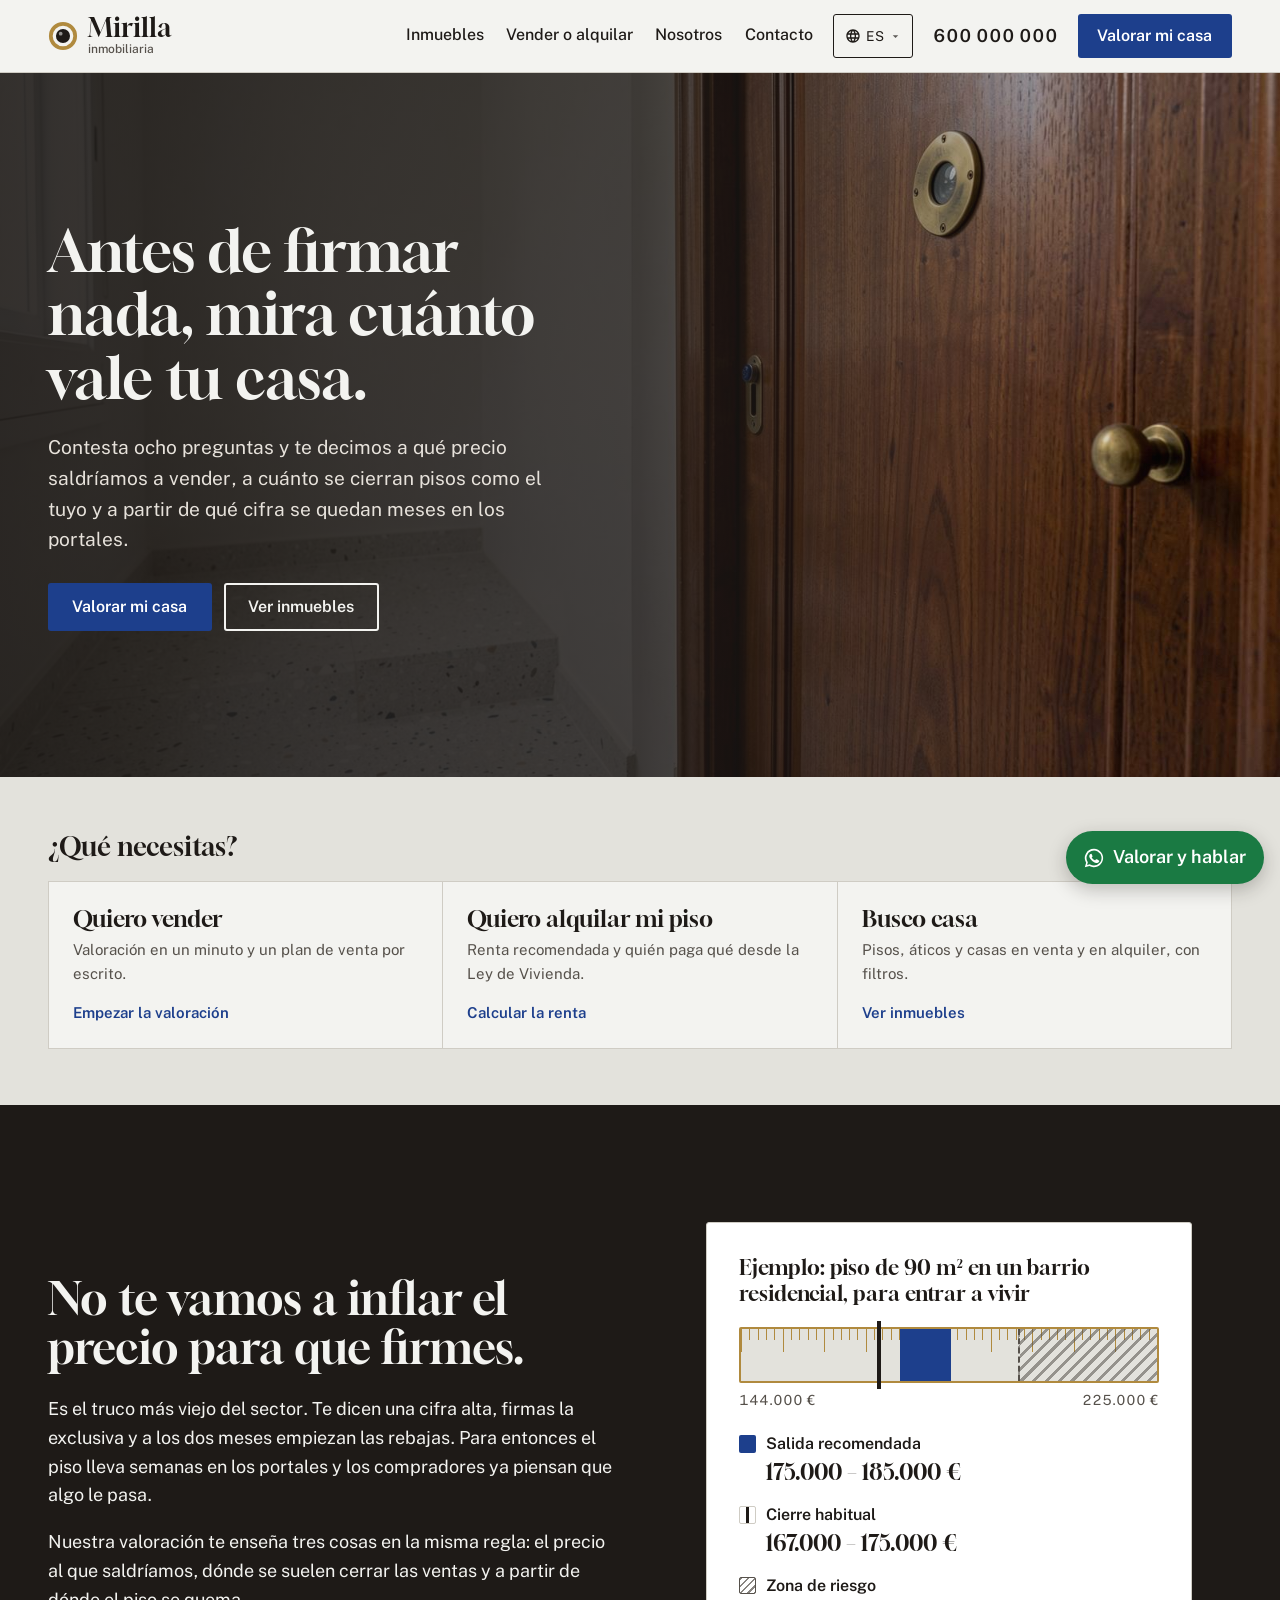
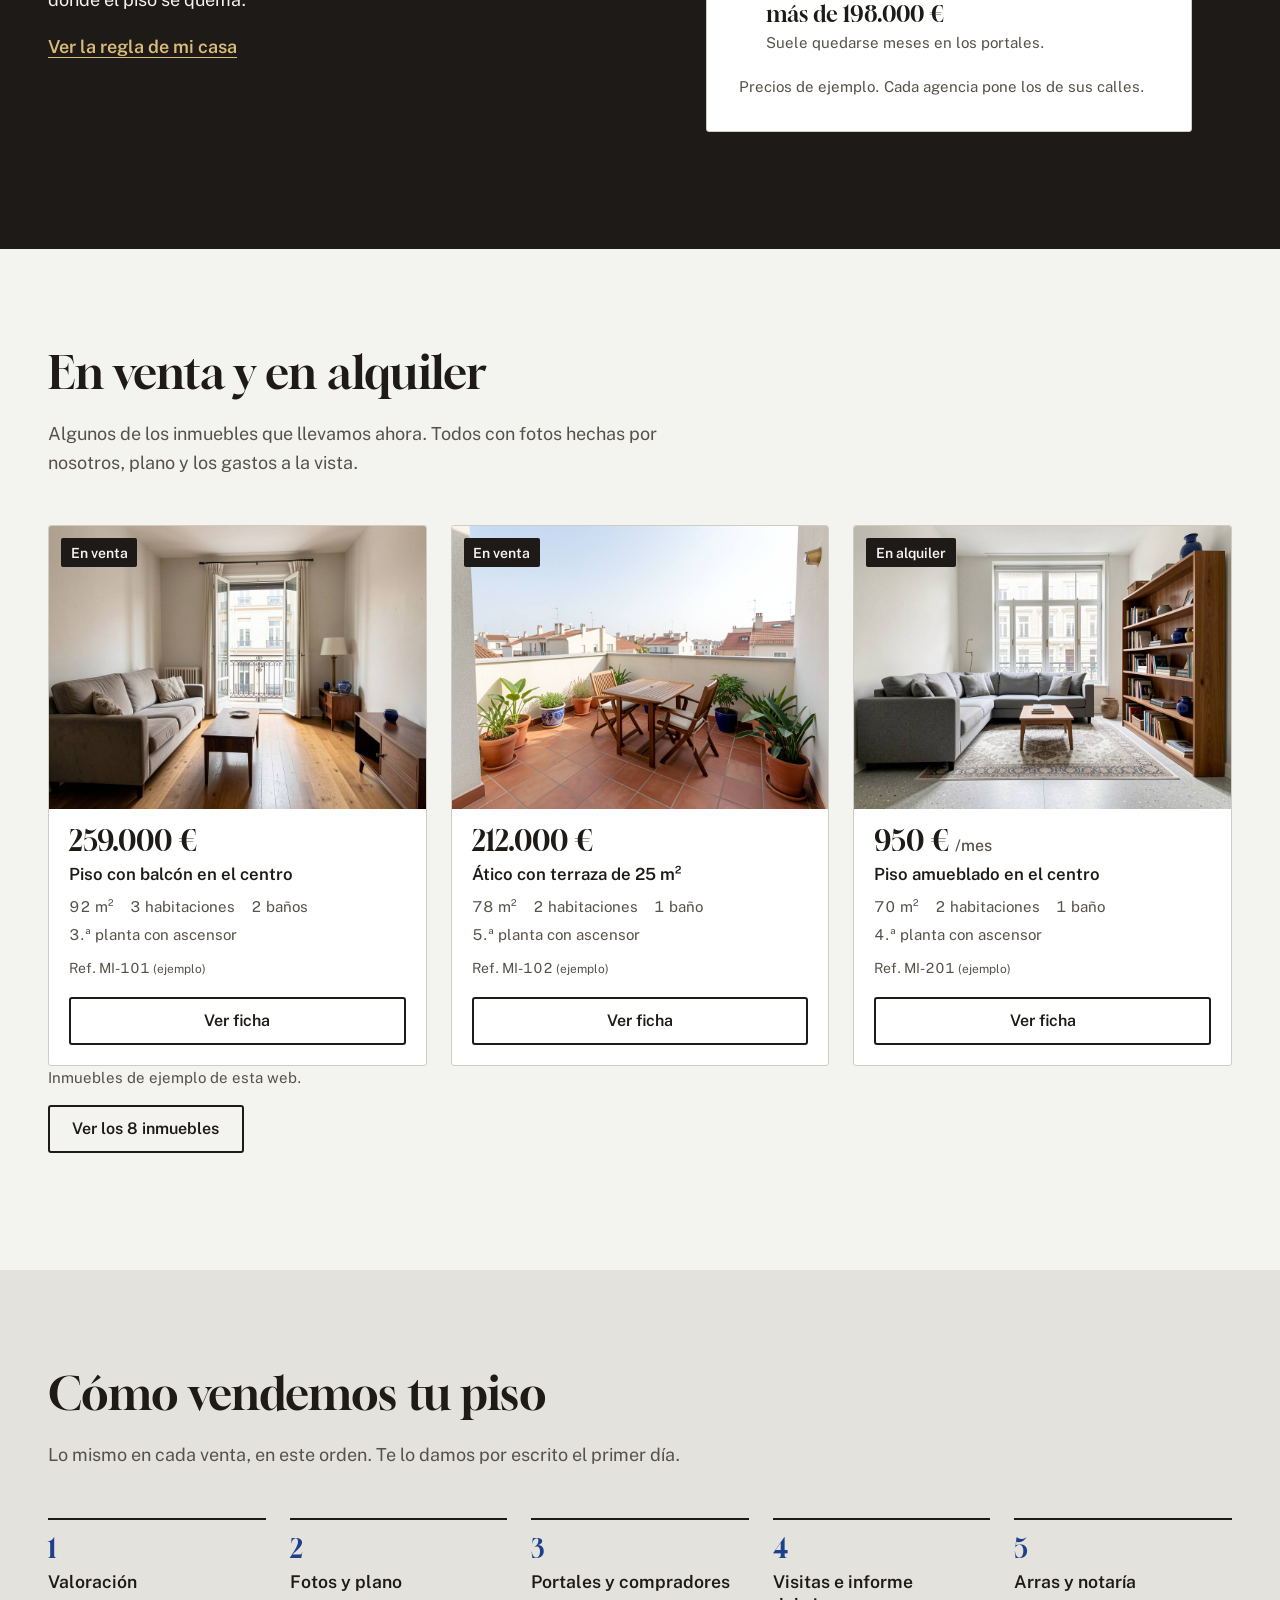
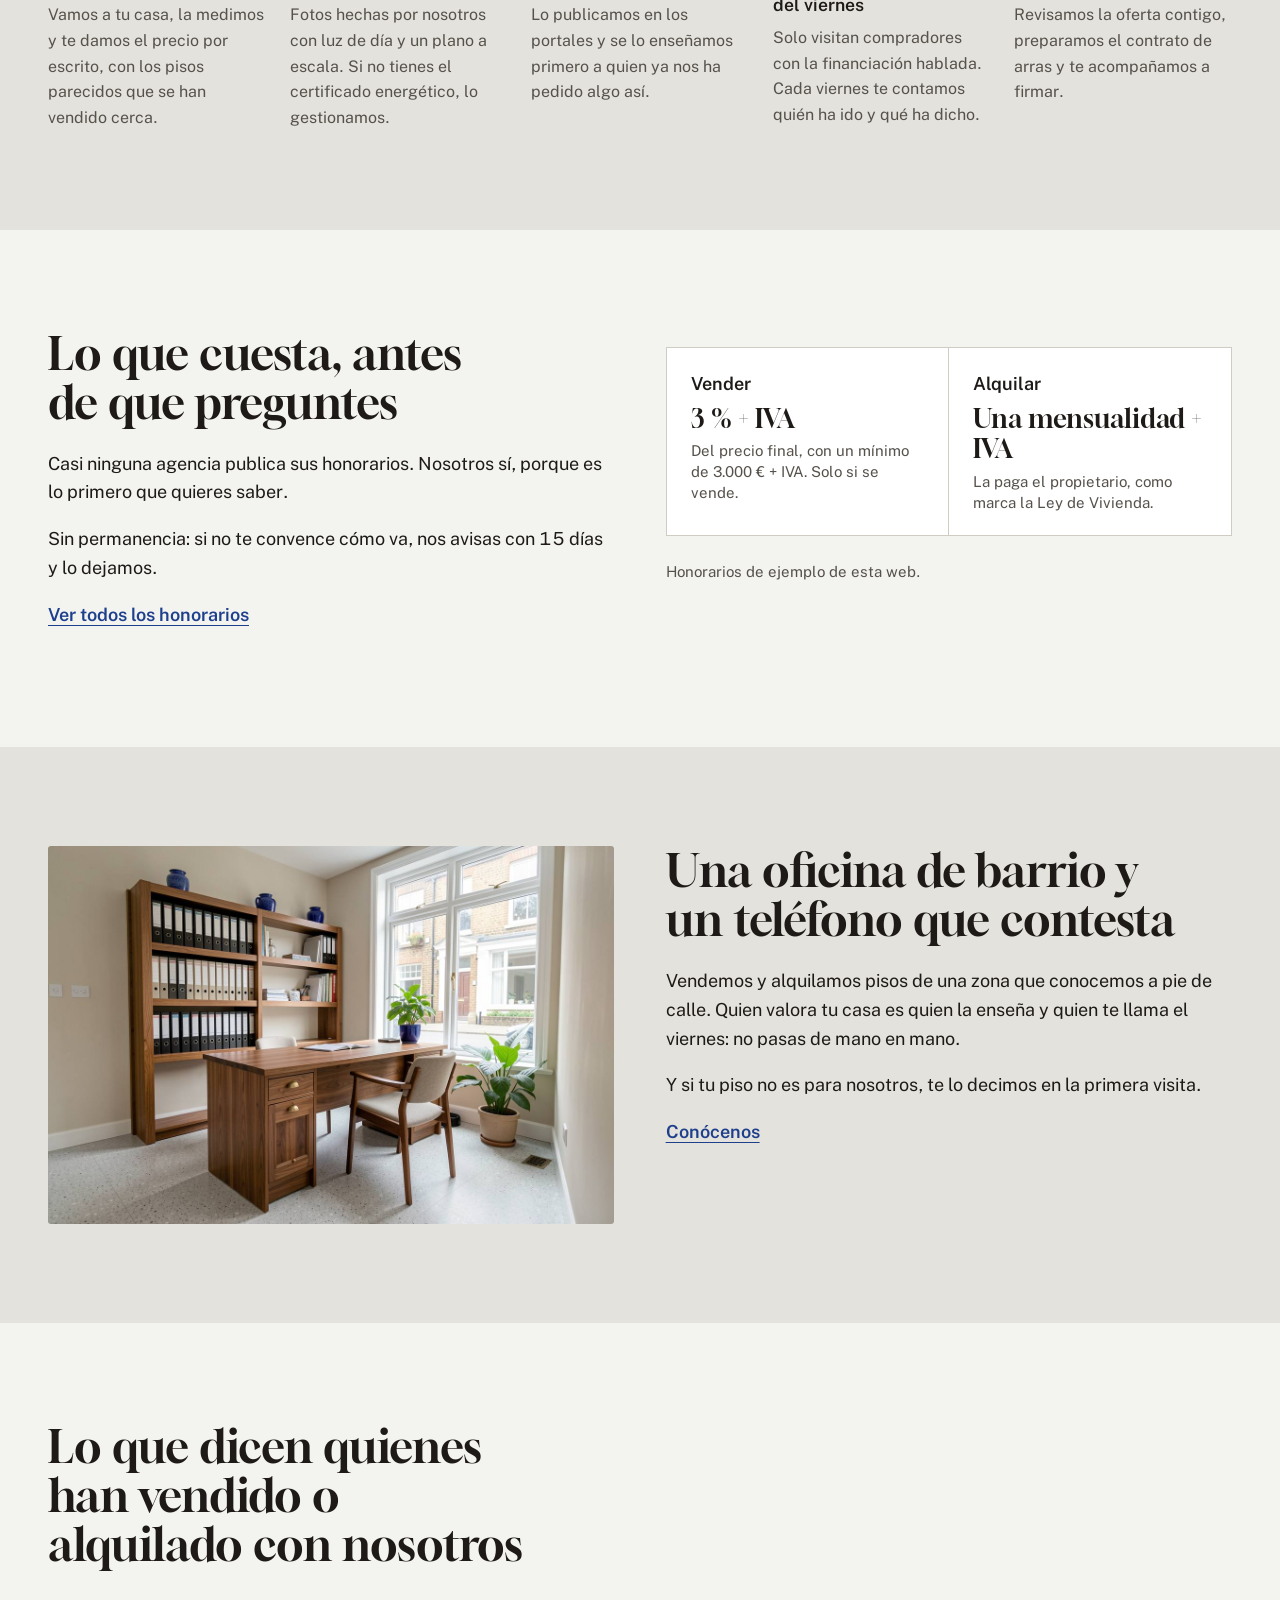
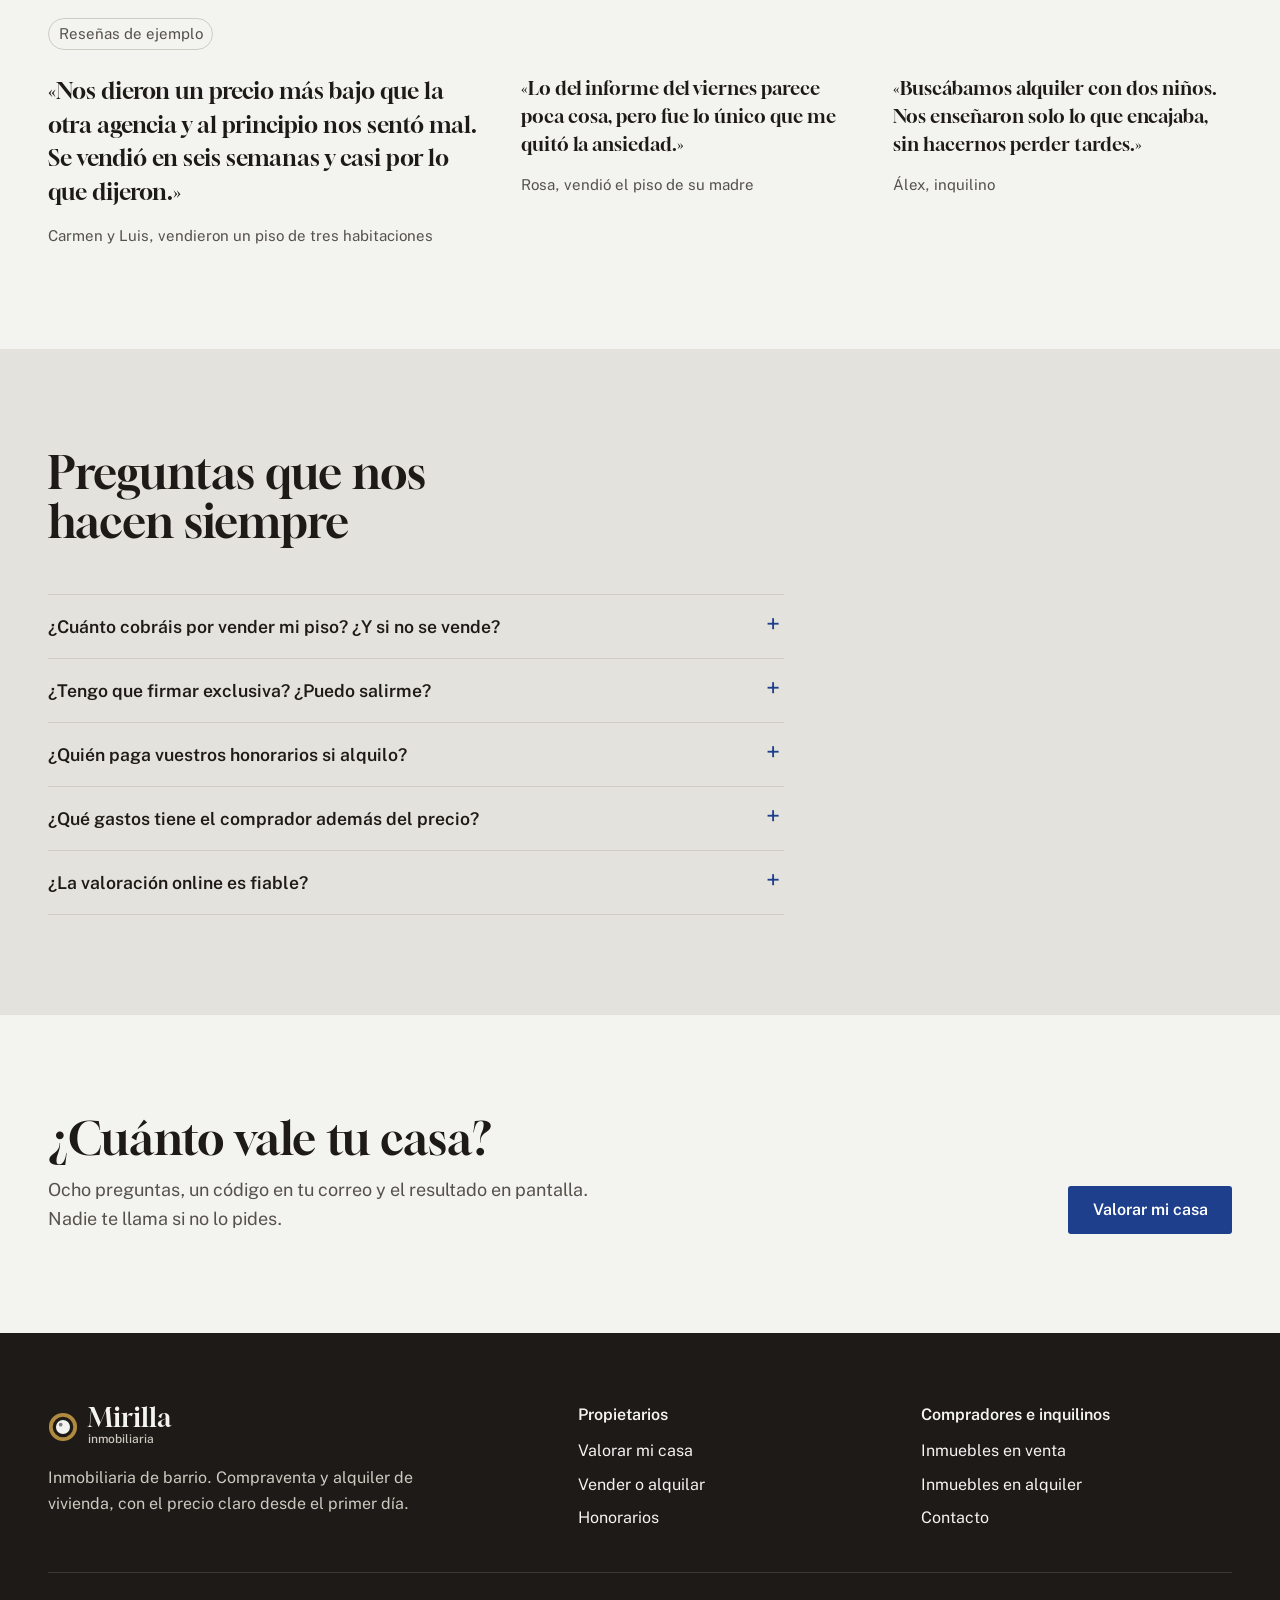
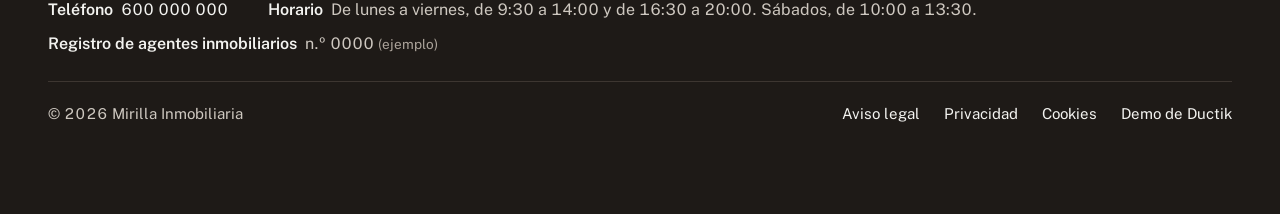
<file: index.html>
<!DOCTYPE html>
<html lang="es">
<head>
  <meta charset="UTF-8">
  <meta name="viewport" content="width=device-width, initial-scale=1">
  <title>Mirilla Inmobiliaria | Vende, alquila o busca casa con el precio claro</title>
  <meta name="description" content="Inmobiliaria de barrio. Valora tu casa en un minuto, mira pisos en venta y en alquiler y consulta nuestros honorarios antes de hablar con nadie.">
  <meta property="og:type" content="website">
  <meta property="og:title" content="Mirilla Inmobiliaria | Vende, alquila o busca casa con el precio claro">
  <meta property="og:description" content="Inmobiliaria de barrio. Valora tu casa en un minuto, mira pisos en venta y en alquiler y consulta nuestros honorarios antes de hablar con nadie.">
  <meta property="og:image" content="https://mirilla-inmobiliaria.pages.dev/assets/img/hero.jpg">
  <meta name="twitter:card" content="summary_large_image">
  <!-- Web de demostració: no s'indexa (PLA.md §Honestedat). -->
  <meta name="robots" content="noindex, nofollow">
  <meta name="theme-color" content="#F3F3F0">
  <link rel="icon" href="assets/favicon.svg" type="image/svg+xml">
  <link rel="preload" href="assets/fonts/gloock.woff2" as="font" type="font/woff2" crossorigin>
  <link rel="preload" href="assets/fonts/public-sans-var.woff2" as="font" type="font/woff2" crossorigin>
  <link rel="preload" href="assets/img/hero.jpg" as="image" fetchpriority="high">
  <link rel="stylesheet" href="css/styles.css">
  <script type="application/ld+json">
  {
    "@context": "https://schema.org",
    "@type": "RealEstateAgent",
    "name": "Mirilla Inmobiliaria",
    "description": "Inmobiliaria de barrio: compraventa y alquiler de vivienda, con valoración orientativa online y honorarios publicados.",
    "telephone": "+34600000000",
    "areaServed": { "@type": "Country", "name": "España" },
    "priceRange": "3 % + IVA",
    "openingHoursSpecification": [
      { "@type": "OpeningHoursSpecification", "dayOfWeek": ["Monday","Tuesday","Wednesday","Thursday","Friday"], "opens": "09:30", "closes": "14:00" },
      { "@type": "OpeningHoursSpecification", "dayOfWeek": ["Monday","Tuesday","Wednesday","Thursday","Friday"], "opens": "16:30", "closes": "20:00" },
      { "@type": "OpeningHoursSpecification", "dayOfWeek": "Saturday", "opens": "10:00", "closes": "13:30" }
    ]
  }
  </script>
  <script src="js/i18n.js"></script>
</head>
<body>
  <a class="salta" href="#contenido">Saltar al contenido</a>

  <header class="cap">
    <div class="wrap cap-in">
      <a class="marca" href="index.html" aria-label="Mirilla Inmobiliaria, inicio">
        <svg viewBox="0 0 32 32" aria-hidden="true"><circle cx="16" cy="16" r="13" fill="none" stroke="#B08A3E" stroke-width="4"/><circle cx="16" cy="16" r="7.5" fill="currentColor"/><circle cx="13.5" cy="13.5" r="2" fill="#F3F3F0" opacity=".55"/></svg>
        <span>Mirilla<small>inmobiliaria</small></span>
      </a>
      <nav class="nav" id="nav" aria-label="Principal">
        <a href="inmuebles.html">Inmuebles</a>
        <a href="vender.html">Vender o alquilar</a>
        <a href="nosotros.html">Nosotros</a>
        <a href="contacto.html">Contacto</a>
      </nav>
      <!-- Desplegable d'idioma (plantilla: <skill web-demo>/assets/i18n/tria-idioma.html).
           NOMÉS existeix si el JS ha arrencat: js/i18n.js posa `te-js` a
           l'<html> des del <head>. Un control mort val menys que cap control. -->
      <div class="tria-idioma" data-idioma-tria>
        <button class="tria-idioma-boto" type="button" data-idioma-boto
                aria-expanded="false" aria-haspopup="true"
                aria-label="Idioma de la página">
          <svg viewBox="0 0 24 24" aria-hidden="true" focusable="false"><path d="M12 2C6.48 2 2 6.48 2 12s4.48 10 10 10 10-4.48 10-10S17.52 2 12 2Zm6.93 6h-2.95a15.65 15.65 0 0 0-1.38-3.56A8.03 8.03 0 0 1 18.92 8ZM12 4.04c.83 1.2 1.48 2.53 1.91 3.96h-3.82c.43-1.43 1.08-2.76 1.91-3.96ZM4.26 14a7.85 7.85 0 0 1 0-4h3.38a16.6 16.6 0 0 0-.14 2c0 .68.06 1.34.14 2Zm.82 2h2.95c.32 1.25.78 2.45 1.38 3.56A7.99 7.99 0 0 1 5.08 16Zm2.95-8H5.08a7.99 7.99 0 0 1 4.33-3.56A15.65 15.65 0 0 0 8.03 8ZM12 19.96c-.83-1.2-1.48-2.53-1.91-3.96h3.82c-.43 1.43-1.08 2.76-1.91 3.96ZM14.34 14H9.66c-.09-.66-.16-1.32-.16-2 0-.68.07-1.35.16-2h4.68c.09.65.16 1.32.16 2 0 .68-.07 1.34-.16 2Zm.25 5.56c.6-1.11 1.06-2.31 1.38-3.56h2.95a8.03 8.03 0 0 1-4.33 3.56ZM16.36 14c.08-.66.14-1.32.14-2 0-.68-.06-1.34-.14-2h3.38a7.85 7.85 0 0 1 0 4Z"/></svg>
          <span data-idioma-actual data-sense-traduir>ES</span>
          <svg class="tria-idioma-punta" viewBox="0 0 24 24" aria-hidden="true" focusable="false"><path d="M12 15 6 9h12z"/></svg>
        </button>
        <!-- Cada idioma es diu com es diu ell mateix, no traduït: qui busca la
             seva llengua busca la paraula que coneix. Sempre CA · ES · EN. -->
        <ul class="tria-idioma-menu" data-idioma-menu data-sense-traduir hidden>
          <li><button type="button" data-idioma-opcio="ca" lang="ca">Català</button></li>
          <li><button type="button" data-idioma-opcio="es" lang="es">Castellano</button></li>
          <li><button type="button" data-idioma-opcio="en" lang="en">English</button></li>
        </ul>
      </div>
      <a class="cap-tel" href="tel:+34600000000">600 000 000</a>
      <a class="btn btn-principal" href="valoracion.html">Valorar mi casa</a>
      <button class="nav-obre" type="button" aria-expanded="false" aria-controls="nav"><span></span><span class="visually-hidden">Menú</span></button>
    </div>
  </header>

  <main id="contenido">
    <section class="hero" aria-labelledby="h-hero">
      <img class="hero-img" src="assets/img/hero.jpg" alt="" width="1600" height="896" fetchpriority="high">
      <div class="wrap hero-in">
        <h1 id="h-hero">Antes de firmar nada, mira cuánto vale tu casa.</h1>
        <p class="hero-sub">Contesta ocho preguntas y te decimos a qué precio saldríamos a vender, a cuánto se cierran pisos como el tuyo y a partir de qué cifra se quedan meses en los portales.</p>
        <div class="botons">
          <a class="btn btn-principal" href="valoracion.html">Valorar mi casa</a>
          <a class="btn btn-clar" href="inmuebles.html">Ver inmuebles</a>
        </div>
      </div>
    </section>

    <section class="portes" aria-labelledby="h-portes">
      <div class="wrap">
        <h2 id="h-portes">¿Qué necesitas?</h2>
        <ul class="portes-llista">
          <li><a href="valoracion.html?op=vender">
            <span class="porta-frase">Quiero vender</span>
            <span class="porta-desc">Valoración en un minuto y un plan de venta por escrito.</span>
            <span class="porta-anar">Empezar la valoración</span>
          </a></li>
          <li><a href="valoracion.html?op=alquilar">
            <span class="porta-frase">Quiero alquilar mi piso</span>
            <span class="porta-desc">Renta recomendada y quién paga qué desde la Ley de Vivienda.</span>
            <span class="porta-anar">Calcular la renta</span>
          </a></li>
          <li><a href="inmuebles.html">
            <span class="porta-frase">Busco casa</span>
            <span class="porta-desc">Pisos, áticos y casas en venta y en alquiler, con filtros.</span>
            <span class="porta-anar">Ver inmuebles</span>
          </a></li>
        </ul>
      </div>
    </section>

    <section class="seccio seccio-fosca regla-seccio" aria-labelledby="h-regla">
      <div class="wrap dues-col">
        <div>
          <h2 id="h-regla">No te vamos a inflar el precio para que firmes.</h2>
          <p>Es el truco más viejo del sector. Te dicen una cifra alta, firmas la exclusiva y a los dos meses empiezan las rebajas. Para entonces el piso lleva semanas en los portales y los compradores ya piensan que algo le pasa.</p>
          <p>Nuestra valoración te enseña tres cosas en la misma regla: el precio al que saldríamos, dónde se suelen cerrar las ventas y a partir de dónde el piso se quema.</p>
          <p><a class="enllac" href="valoracion.html">Ver la regla de mi casa</a></p>
        </div>
        <figure class="regla" aria-labelledby="regla-ex-t">
          <p class="regla-titol" id="regla-ex-t">Ejemplo: piso de 90 m² en un barrio residencial, para entrar a vivir</p>
          <div class="regla-barra" aria-hidden="true">
            <span class="regla-risc"></span>
            <span class="regla-franja"></span>
            <span class="regla-tanca"></span>
          </div>
          <div class="regla-escala" aria-hidden="true"><span>144.000 €</span><span>225.000 €</span></div>
          <ul class="regla-llegenda">
            <li><span class="mostra mostra-franja"></span><strong>Salida recomendada</strong><span class="valor">175.000 – 185.000 €</span></li>
            <li><span class="mostra mostra-tanca"></span><strong>Cierre habitual</strong><span class="valor">167.000 – 175.000 €</span></li>
            <li><span class="mostra mostra-risc"></span><strong>Zona de riesgo</strong><span class="valor">más de 198.000 €</span><span class="expl">Suele quedarse meses en los portales.</span></li>
          </ul>
          <figcaption class="nota">Precios de ejemplo. Cada agencia pone los de sus calles.</figcaption>
        </figure>
      </div>
    </section>

    <section class="seccio" aria-labelledby="h-cartera">
      <div class="wrap">
        <div class="intro">
          <h2 id="h-cartera">En venta y en alquiler</h2>
          <p>Algunos de los inmuebles que llevamos ahora. Todos con fotos hechas por nosotros, plano y los gastos a la vista.</p>
        </div>
        <ul class="immobles">
          <li class="immoble" id="MI-101" data-op="venta" data-tipo="piso" data-hab="3" data-precio="259000" data-ascensor="1" data-terraza="0" data-garaje="0">
            <div class="immoble-foto"><img src="assets/img/mi101-a.jpg" alt="Salón con puerta al balcón y suelo de madera" width="1024" height="768" loading="lazy"><span class="immoble-op">En venta</span></div>
            <div class="immoble-cos">
              <p class="immoble-preu">259.000 €</p>
              <h3>Piso con balcón en el centro</h3>
              <ul class="immoble-dades"><li>92 m²</li><li>3 habitaciones</li><li>2 baños</li><li>3.ª planta con ascensor</li></ul>
              <p class="immoble-ref">Ref. MI-101 <span class="ex">(ejemplo)</span></p>
              <div class="immoble-obre"><a class="btn btn-linia" href="inmuebles.html?ref=MI-101">Ver ficha</a></div>
            </div>
          </li>
          <li class="immoble" id="MI-102" data-op="venta" data-tipo="atico" data-hab="2" data-precio="212000" data-ascensor="1" data-terraza="1" data-garaje="0">
            <div class="immoble-foto"><img src="assets/img/mi102-a.jpg" alt="Terraza con mesa, sillas y macetas sobre los tejados" width="1024" height="768" loading="lazy"><span class="immoble-op">En venta</span></div>
            <div class="immoble-cos">
              <p class="immoble-preu">212.000 €</p>
              <h3>Ático con terraza de 25 m²</h3>
              <ul class="immoble-dades"><li>78 m²</li><li>2 habitaciones</li><li>1 baño</li><li>5.ª planta con ascensor</li></ul>
              <p class="immoble-ref">Ref. MI-102 <span class="ex">(ejemplo)</span></p>
              <div class="immoble-obre"><a class="btn btn-linia" href="inmuebles.html?ref=MI-102">Ver ficha</a></div>
            </div>
          </li>
          <li class="immoble" id="MI-201" data-op="alquiler" data-tipo="piso" data-hab="2" data-precio="950" data-ascensor="1" data-terraza="0" data-garaje="0">
            <div class="immoble-foto"><img src="assets/img/mi201-a.jpg" alt="Salón amueblado con sofá gris y librería" width="1024" height="768" loading="lazy"><span class="immoble-op">En alquiler</span></div>
            <div class="immoble-cos">
              <p class="immoble-preu">950 € <small>/mes</small></p>
              <h3>Piso amueblado en el centro</h3>
              <ul class="immoble-dades"><li>70 m²</li><li>2 habitaciones</li><li>1 baño</li><li>4.ª planta con ascensor</li></ul>
              <p class="immoble-ref">Ref. MI-201 <span class="ex">(ejemplo)</span></p>
              <div class="immoble-obre"><a class="btn btn-linia" href="inmuebles.html?ref=MI-201">Ver ficha</a></div>
            </div>
          </li>
        </ul>
        <p class="nota">Inmuebles de ejemplo de esta web.</p>
        <p><a class="btn btn-linia" href="inmuebles.html">Ver los 8 inmuebles</a></p>
      </div>
    </section>

    <section class="seccio seccio-marmol" aria-labelledby="h-passos">
      <div class="wrap">
        <div class="intro">
          <h2 id="h-passos">Cómo vendemos tu piso</h2>
          <p>Lo mismo en cada venta, en este orden. Te lo damos por escrito el primer día.</p>
        </div>
        <ol class="passos">
          <li><span class="ordinal">1</span><h3>Valoración</h3><p>Vamos a tu casa, la medimos y te damos el precio por escrito, con los pisos parecidos que se han vendido cerca.</p></li>
          <li><span class="ordinal">2</span><h3>Fotos y plano</h3><p>Fotos hechas por nosotros con luz de día y un plano a escala. Si no tienes el certificado energético, lo gestionamos.</p></li>
          <li><span class="ordinal">3</span><h3>Portales y compradores</h3><p>Lo publicamos en los portales y se lo enseñamos primero a quien ya nos ha pedido algo así.</p></li>
          <li><span class="ordinal">4</span><h3>Visitas e informe del viernes</h3><p>Solo visitan compradores con la financiación hablada. Cada viernes te contamos quién ha ido y qué ha dicho.</p></li>
          <li><span class="ordinal">5</span><h3>Arras y notaría</h3><p>Revisamos la oferta contigo, preparamos el contrato de arras y te acompañamos a firmar.</p></li>
        </ol>
      </div>
    </section>

    <section class="seccio" aria-labelledby="h-cost">
      <div class="wrap dues-col">
        <div>
          <h2 id="h-cost">Lo que cuesta, antes de que preguntes</h2>
          <p>Casi ninguna agencia publica sus honorarios. Nosotros sí, porque es lo primero que quieres saber.</p>
          <p>Sin permanencia: si no te convence cómo va, nos avisas con 15 días y lo dejamos.</p>
          <p><a class="enllac" href="vender.html#honorarios">Ver todos los honorarios</a></p>
        </div>
        <div>
          <dl class="cost-resum">
            <div><dt>Vender</dt><dd>3 % + IVA<small>Del precio final, con un mínimo de 3.000 € + IVA. Solo si se vende.</small></dd></div>
            <div><dt>Alquilar</dt><dd>Una mensualidad + IVA<small>La paga el propietario, como marca la Ley de Vivienda.</small></dd></div>
          </dl>
          <p class="nota">Honorarios de ejemplo de esta web.</p>
        </div>
      </div>
    </section>

    <section class="seccio seccio-marmol" aria-labelledby="h-nosaltres">
      <div class="wrap dues-col">
        <img src="assets/img/nosotros.jpg" alt="Oficina de Mirilla con mesa de nogal, estanterías con archivadores y escaparate a la calle" width="1200" height="800" loading="lazy">
        <div>
          <h2 id="h-nosaltres">Una oficina de barrio y un teléfono que contesta</h2>
          <p>Vendemos y alquilamos pisos de una zona que conocemos a pie de calle. Quien valora tu casa es quien la enseña y quien te llama el viernes: no pasas de mano en mano.</p>
          <p>Y si tu piso no es para nosotros, te lo decimos en la primera visita.</p>
          <p><a class="enllac" href="nosotros.html">Conócenos</a></p>
        </div>
      </div>
    </section>

    <section class="seccio" aria-labelledby="h-ressenyes">
      <div class="wrap">
        <div class="intro">
          <h2 id="h-ressenyes">Lo que dicen quienes han vendido o alquilado con nosotros</h2>
        </div>
        <span class="etiqueta-ex">Reseñas de ejemplo</span>
        <ul class="ressenyes">
          <li><blockquote>«Nos dieron un precio más bajo que la otra agencia y al principio nos sentó mal. Se vendió en seis semanas y casi por lo que dijeron.»</blockquote><cite>Carmen y Luis, vendieron un piso de tres habitaciones</cite></li>
          <li><blockquote>«Lo del informe del viernes parece poca cosa, pero fue lo único que me quitó la ansiedad.»</blockquote><cite>Rosa, vendió el piso de su madre</cite></li>
          <li><blockquote>«Buscábamos alquiler con dos niños. Nos enseñaron solo lo que encajaba, sin hacernos perder tardes.»</blockquote><cite>Álex, inquilino</cite></li>
        </ul>
      </div>
    </section>

    <section class="seccio seccio-marmol" aria-labelledby="h-faq">
      <div class="wrap">
        <div class="intro"><h2 id="h-faq">Preguntas que nos hacen siempre</h2></div>
        <div class="faq">
          <details><summary>¿Cuánto cobráis por vender mi piso? ¿Y si no se vende?</summary><div><p>Un 3 % + IVA del precio final, con un mínimo de 3.000 € + IVA. Se paga en la notaría, el día que se vende. Si no se vende, no nos debes nada.</p></div></details>
          <details><summary>¿Tengo que firmar exclusiva? ¿Puedo salirme?</summary><div><p>Trabajamos en exclusiva porque así podemos pagar fotos, plano y publicidad. Pero sin permanencia: nos avisas con 15 días y el encargo se acaba, sin penalización.</p></div></details>
          <details><summary>¿Quién paga vuestros honorarios si alquilo?</summary><div><p>El propietario. Desde la Ley de Vivienda de 2023, los gastos de gestión del alquiler de vivienda los paga el arrendador, y así lo hacemos.</p></div></details>
          <details><summary>¿Qué gastos tiene el comprador además del precio?</summary><div><p>En segunda mano, el Impuesto de Transmisiones Patrimoniales, que fija cada comunidad autónoma y suele estar entre el 6 % y el 10 %. Además, notaría, registro y, si hay hipoteca, la tasación. Te lo calculamos antes de hacer la oferta.</p></div></details>
          <details><summary>¿La valoración online es fiable?</summary><div><p>Es una orientación con precios de ejemplo, para que llegues a la primera visita sabiendo de qué hablamos. El precio de verdad sale de ver tu casa: la luz, el estado, el ruido, la comunidad. Lo confirmamos en una visita sin compromiso.</p></div></details>
        </div>
      </div>
    </section>

    <section class="seccio cta-final" aria-labelledby="h-cta">
      <div class="wrap">
        <div>
          <h2 id="h-cta">¿Cuánto vale tu casa?</h2>
          <p>Ocho preguntas, un código en tu correo y el resultado en pantalla. Nadie te llama si no lo pides.</p>
        </div>
        <a class="btn btn-principal" href="valoracion.html">Valorar mi casa</a>
      </div>
    </section>
  </main>

  <footer class="peu">
    <div class="wrap">
      <div class="peu-dalt">
        <div>
          <a class="marca" href="index.html" aria-label="Mirilla Inmobiliaria, inicio">
            <svg viewBox="0 0 32 32" aria-hidden="true"><circle cx="16" cy="16" r="13" fill="none" stroke="#B08A3E" stroke-width="4"/><circle cx="16" cy="16" r="7.5" fill="#F3F3F0"/><circle cx="13.5" cy="13.5" r="2" fill="#1E1A17" opacity=".55"/></svg>
            <span>Mirilla<small>inmobiliaria</small></span>
          </a>
          <p>Inmobiliaria de barrio. Compraventa y alquiler de vivienda, con el precio claro desde el primer día.</p>
        </div>
        <div>
          <h2>Propietarios</h2>
          <ul>
            <li><a href="valoracion.html">Valorar mi casa</a></li>
            <li><a href="vender.html">Vender o alquilar</a></li>
            <li><a href="vender.html#honorarios">Honorarios</a></li>
          </ul>
        </div>
        <div>
          <h2>Compradores e inquilinos</h2>
          <ul>
            <li><a href="inmuebles.html?op=venta">Inmuebles en venta</a></li>
            <li><a href="inmuebles.html?op=alquiler">Inmuebles en alquiler</a></li>
            <li><a href="contacto.html">Contacto</a></li>
          </ul>
        </div>
      </div>
      <dl class="peu-dades">
        <div><dt>Teléfono</dt><dd><a href="tel:+34600000000">600 000 000</a></dd></div>
        <div><dt>Horario</dt><dd>De lunes a viernes, de 9:30 a 14:00 y de 16:30 a 20:00. Sábados, de 10:00 a 13:30.</dd></div>
        <div><dt>Registro de agentes inmobiliarios</dt><dd>n.º 0000 <span class="ex">(ejemplo)</span></dd></div>
      </dl>
      <div class="peu-baix">
        <span>© 2026 Mirilla Inmobiliaria</span>
        <a href="aviso-legal.html">Aviso legal</a>
        <a href="privacidad.html">Privacidad</a>
        <a href="cookies.html">Cookies</a>
        <a class="peu-ductik" href="https://ductik.com/">Demo de Ductik</a>
      </div>
    </div>
  </footer>

  <a class="wa-flota" href="valoracion.html" aria-label="Valorar mi casa y hablar por WhatsApp">
    <svg viewBox="0 0 24 24" aria-hidden="true"><path fill="currentColor" d="M12 2a10 10 0 0 0-8.6 15.1L2 22l5-1.3A10 10 0 1 0 12 2Zm0 18.2a8.2 8.2 0 0 1-4.2-1.2l-.3-.2-3 .8.8-2.9-.2-.3A8.2 8.2 0 1 1 12 20.2Zm4.5-6.1c-.2-.1-1.5-.7-1.7-.8s-.4-.1-.6.1-.7.8-.8 1-.3.2-.5.1a6.7 6.7 0 0 1-3.3-2.9c-.3-.4.3-.4.7-1.3a.5.5 0 0 0 0-.5l-.8-1.9c-.2-.5-.4-.4-.6-.4h-.5a1 1 0 0 0-.7.3 3 3 0 0 0-.9 2.2 5.2 5.2 0 0 0 1.1 2.8 11.9 11.9 0 0 0 4.6 4c1.7.7 2.4.8 3.2.7a2.8 2.8 0 0 0 1.8-1.3 2.3 2.3 0 0 0 .2-1.3c-.1-.1-.3-.2-.5-.3Z"/></svg>
    <span>Valorar y hablar</span>
  </a>

  <script src="js/traduccions.js" defer></script>
  <script src="js/main.js" defer></script>
</body>
</html>
</file>
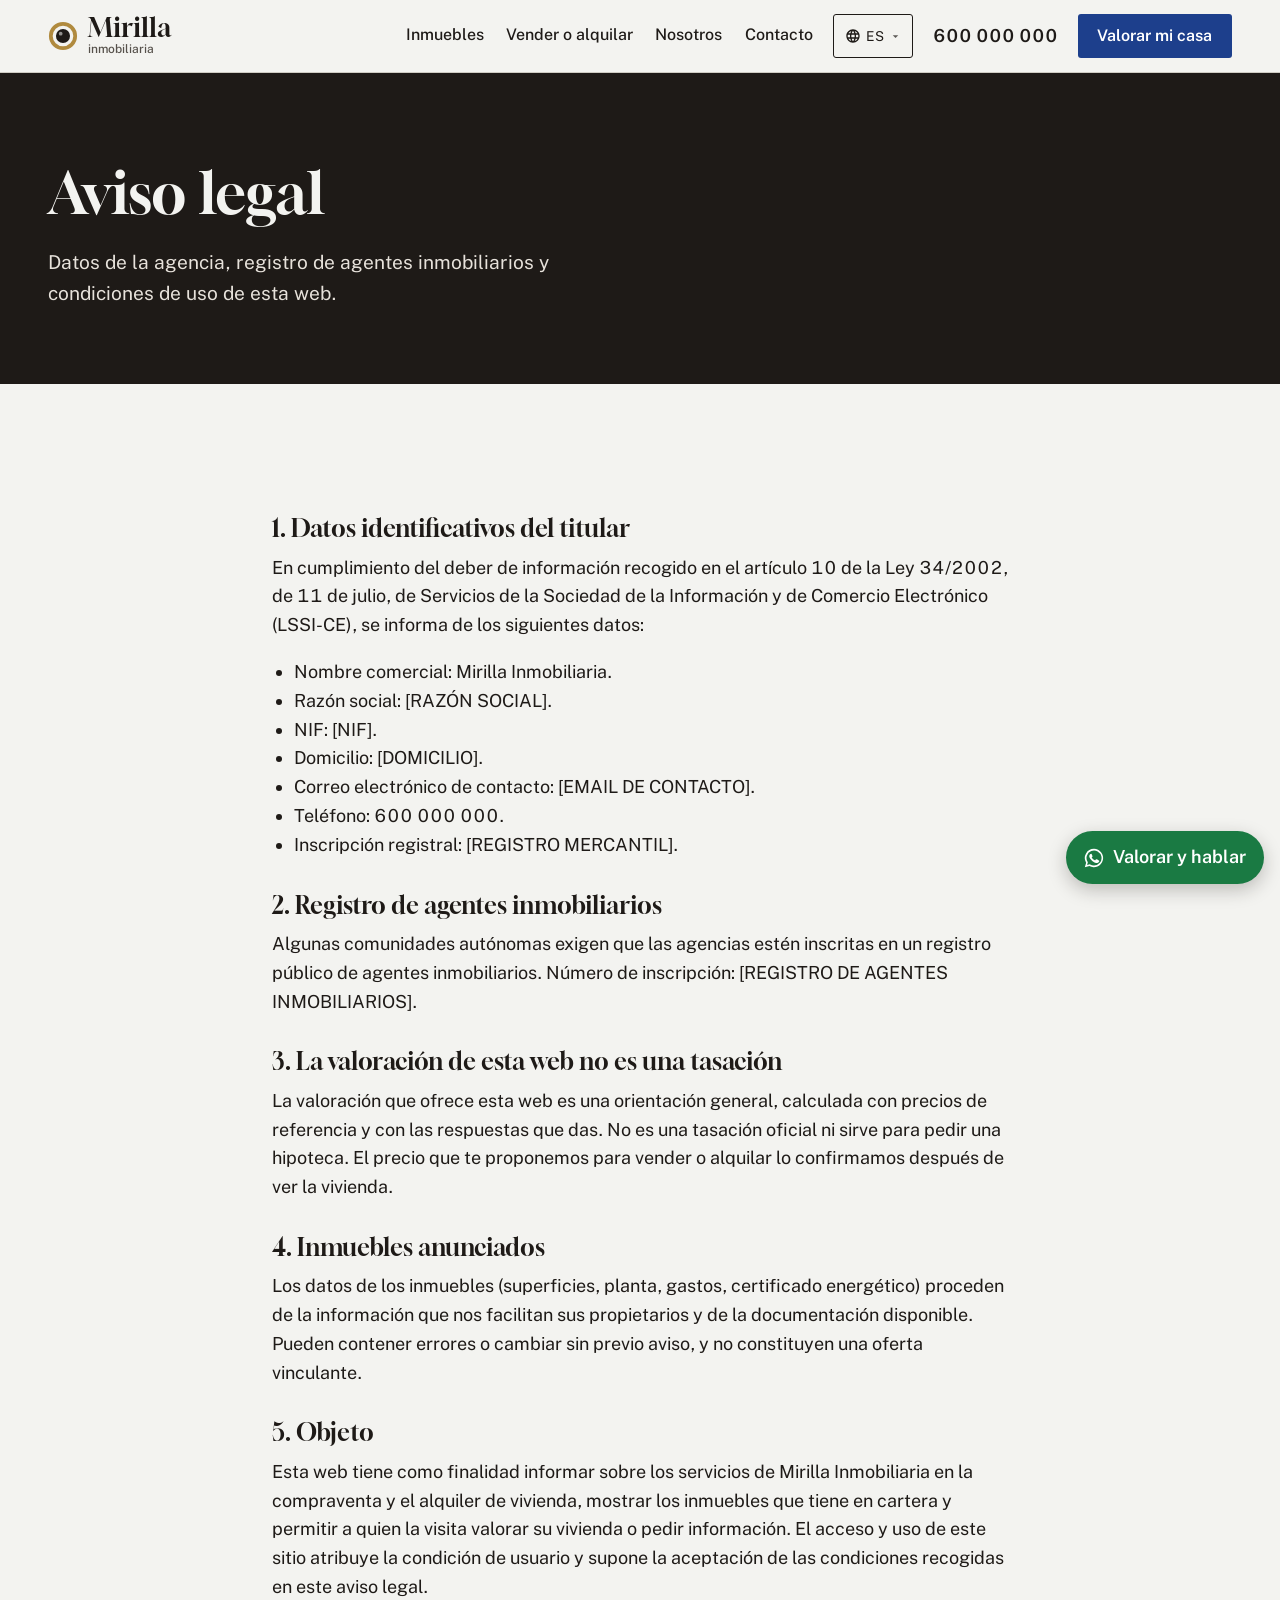
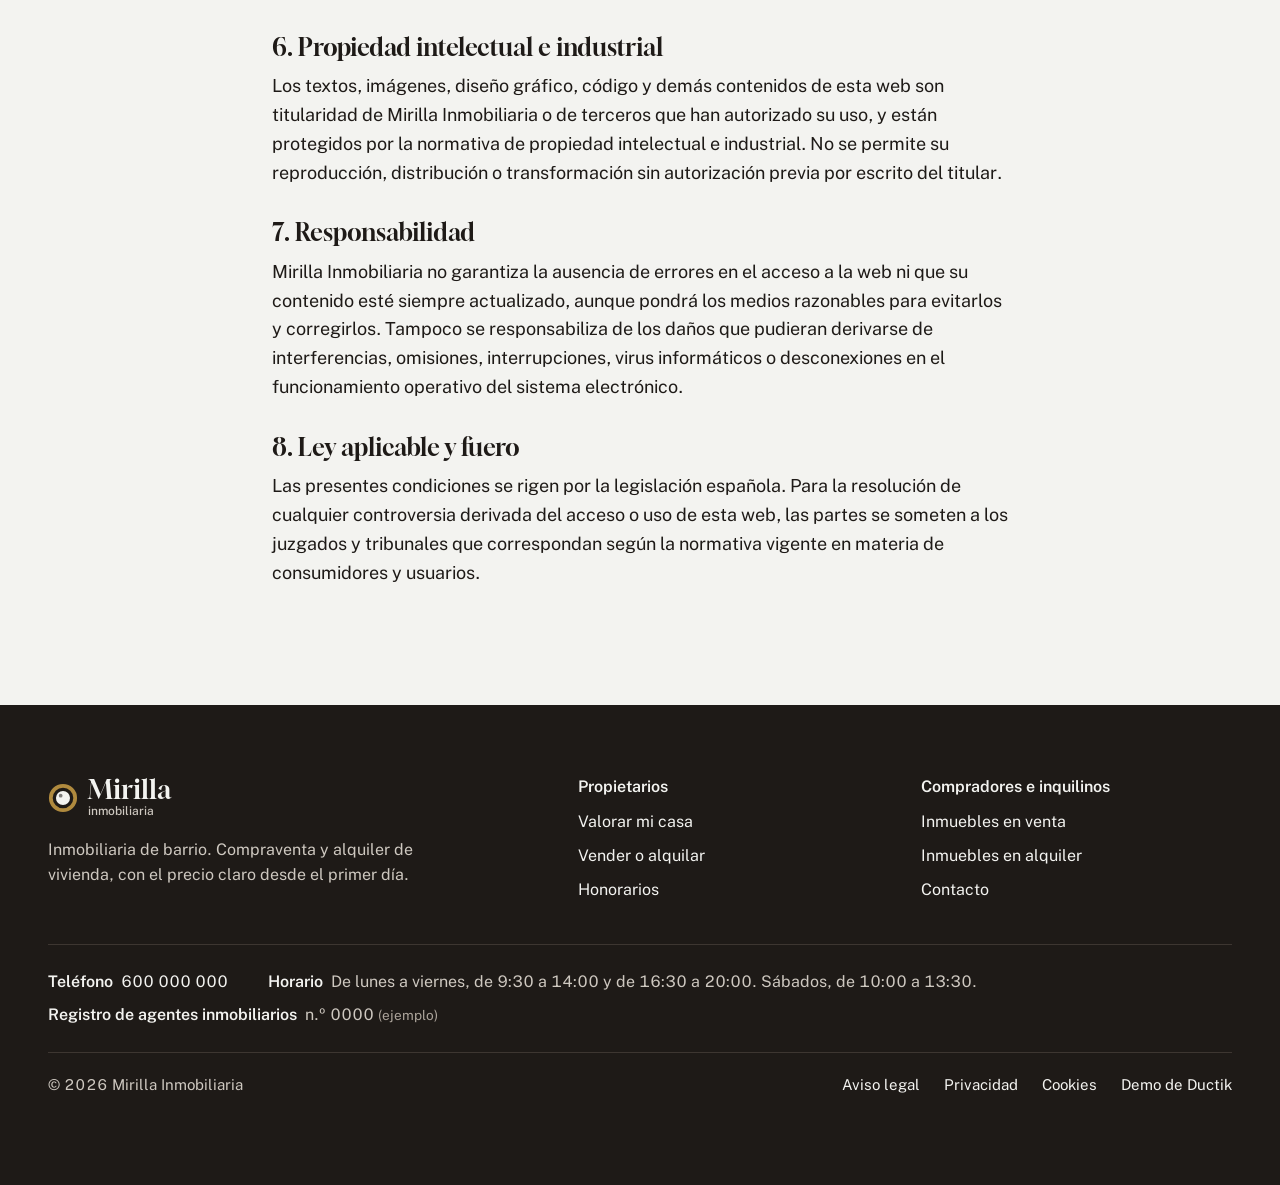
<file: aviso-legal.html>
<!DOCTYPE html>
<html lang="es">
<head>
  <meta charset="UTF-8">
  <meta name="viewport" content="width=device-width, initial-scale=1">
  <title>Aviso legal | Mirilla Inmobiliaria</title>
  <meta name="description" content="Datos de Mirilla Inmobiliaria, registro de agentes inmobiliarios y condiciones de uso de esta web.">
  <!-- Web de demostració: no s'indexa (PLA.md §Honestedat). -->
  <meta name="robots" content="noindex, nofollow">
  <meta name="theme-color" content="#F3F3F0">
  <link rel="icon" href="assets/favicon.svg" type="image/svg+xml">
  <link rel="preload" href="assets/fonts/gloock.woff2" as="font" type="font/woff2" crossorigin>
  <link rel="preload" href="assets/fonts/public-sans-var.woff2" as="font" type="font/woff2" crossorigin>
  <link rel="stylesheet" href="css/styles.css">
  <script src="js/i18n.js"></script>
</head>
<body>
  <a class="salta" href="#contenido">Saltar al contenido</a>

  <header class="cap">
    <div class="wrap cap-in">
      <a class="marca" href="index.html" aria-label="Mirilla Inmobiliaria, inicio">
        <svg viewBox="0 0 32 32" aria-hidden="true"><circle cx="16" cy="16" r="13" fill="none" stroke="#B08A3E" stroke-width="4"/><circle cx="16" cy="16" r="7.5" fill="currentColor"/><circle cx="13.5" cy="13.5" r="2" fill="#F3F3F0" opacity=".55"/></svg>
        <span>Mirilla<small>inmobiliaria</small></span>
      </a>
      <nav class="nav" id="nav" aria-label="Principal">
        <a href="inmuebles.html">Inmuebles</a>
        <a href="vender.html">Vender o alquilar</a>
        <a href="nosotros.html">Nosotros</a>
        <a href="contacto.html">Contacto</a>
      </nav>
      <!-- Desplegable d'idioma (plantilla: <skill web-demo>/assets/i18n/tria-idioma.html).
           NOMÉS existeix si el JS ha arrencat: js/i18n.js posa `te-js` a
           l'<html> des del <head>. Un control mort val menys que cap control. -->
      <div class="tria-idioma" data-idioma-tria>
        <button class="tria-idioma-boto" type="button" data-idioma-boto
                aria-expanded="false" aria-haspopup="true"
                aria-label="Idioma de la página">
          <svg viewBox="0 0 24 24" aria-hidden="true" focusable="false"><path d="M12 2C6.48 2 2 6.48 2 12s4.48 10 10 10 10-4.48 10-10S17.52 2 12 2Zm6.93 6h-2.95a15.65 15.65 0 0 0-1.38-3.56A8.03 8.03 0 0 1 18.92 8ZM12 4.04c.83 1.2 1.48 2.53 1.91 3.96h-3.82c.43-1.43 1.08-2.76 1.91-3.96ZM4.26 14a7.85 7.85 0 0 1 0-4h3.38a16.6 16.6 0 0 0-.14 2c0 .68.06 1.34.14 2Zm.82 2h2.95c.32 1.25.78 2.45 1.38 3.56A7.99 7.99 0 0 1 5.08 16Zm2.95-8H5.08a7.99 7.99 0 0 1 4.33-3.56A15.65 15.65 0 0 0 8.03 8ZM12 19.96c-.83-1.2-1.48-2.53-1.91-3.96h3.82c-.43 1.43-1.08 2.76-1.91 3.96ZM14.34 14H9.66c-.09-.66-.16-1.32-.16-2 0-.68.07-1.35.16-2h4.68c.09.65.16 1.32.16 2 0 .68-.07 1.34-.16 2Zm.25 5.56c.6-1.11 1.06-2.31 1.38-3.56h2.95a8.03 8.03 0 0 1-4.33 3.56ZM16.36 14c.08-.66.14-1.32.14-2 0-.68-.06-1.34-.14-2h3.38a7.85 7.85 0 0 1 0 4Z"/></svg>
          <span data-idioma-actual data-sense-traduir>ES</span>
          <svg class="tria-idioma-punta" viewBox="0 0 24 24" aria-hidden="true" focusable="false"><path d="M12 15 6 9h12z"/></svg>
        </button>
        <!-- Cada idioma es diu com es diu ell mateix, no traduït: qui busca la
             seva llengua busca la paraula que coneix. Sempre CA · ES · EN. -->
        <ul class="tria-idioma-menu" data-idioma-menu data-sense-traduir hidden>
          <li><button type="button" data-idioma-opcio="ca" lang="ca">Català</button></li>
          <li><button type="button" data-idioma-opcio="es" lang="es">Castellano</button></li>
          <li><button type="button" data-idioma-opcio="en" lang="en">English</button></li>
        </ul>
      </div>
      <a class="cap-tel" href="tel:+34600000000">600 000 000</a>
      <a class="btn btn-principal" href="valoracion.html">Valorar mi casa</a>
      <button class="nav-obre" type="button" aria-expanded="false" aria-controls="nav"><span></span><span class="visually-hidden">Menú</span></button>
    </div>
  </header>

  <main id="contenido">
    <section class="hero hero-compacte">
      <div class="wrap hero-in">
        <h1>Aviso legal</h1>
        <p class="hero-sub">Datos de la agencia, registro de agentes inmobiliarios y condiciones de uso de esta web.</p>
      </div>
    </section>

    <section class="seccio">
      <div class="wrap legal">
        <h2>1. Datos identificativos del titular</h2>
        <p>En cumplimiento del deber de información recogido en el artículo 10 de la Ley 34/2002, de 11 de julio, de Servicios de la Sociedad de la Información y de Comercio Electrónico (LSSI-CE), se informa de los siguientes datos:</p>
        <ul>
          <li>Nombre comercial: Mirilla Inmobiliaria.</li>
          <li>Razón social: [RAZÓN SOCIAL].</li>
          <li>NIF: [NIF].</li>
          <li>Domicilio: [DOMICILIO].</li>
          <li>Correo electrónico de contacto: [EMAIL DE CONTACTO].</li>
          <li>Teléfono: 600 000 000.</li>
          <li>Inscripción registral: [REGISTRO MERCANTIL].</li>
        </ul>

        <h2>2. Registro de agentes inmobiliarios</h2>
        <p>Algunas comunidades autónomas exigen que las agencias estén inscritas en un registro público de agentes inmobiliarios. Número de inscripción: [REGISTRO DE AGENTES INMOBILIARIOS].</p>

        <h2>3. La valoración de esta web no es una tasación</h2>
        <p>La valoración que ofrece esta web es una orientación general, calculada con precios de referencia y con las respuestas que das. No es una tasación oficial ni sirve para pedir una hipoteca. El precio que te proponemos para vender o alquilar lo confirmamos después de ver la vivienda.</p>

        <h2>4. Inmuebles anunciados</h2>
        <p>Los datos de los inmuebles (superficies, planta, gastos, certificado energético) proceden de la información que nos facilitan sus propietarios y de la documentación disponible. Pueden contener errores o cambiar sin previo aviso, y no constituyen una oferta vinculante.</p>

        <h2>5. Objeto</h2>
        <p>Esta web tiene como finalidad informar sobre los servicios de Mirilla Inmobiliaria en la compraventa y el alquiler de vivienda, mostrar los inmuebles que tiene en cartera y permitir a quien la visita valorar su vivienda o pedir información. El acceso y uso de este sitio atribuye la condición de usuario y supone la aceptación de las condiciones recogidas en este aviso legal.</p>

        <h2>6. Propiedad intelectual e industrial</h2>
        <p>Los textos, imágenes, diseño gráfico, código y demás contenidos de esta web son titularidad de Mirilla Inmobiliaria o de terceros que han autorizado su uso, y están protegidos por la normativa de propiedad intelectual e industrial. No se permite su reproducción, distribución o transformación sin autorización previa por escrito del titular.</p>

        <h2>7. Responsabilidad</h2>
        <p>Mirilla Inmobiliaria no garantiza la ausencia de errores en el acceso a la web ni que su contenido esté siempre actualizado, aunque pondrá los medios razonables para evitarlos y corregirlos. Tampoco se responsabiliza de los daños que pudieran derivarse de interferencias, omisiones, interrupciones, virus informáticos o desconexiones en el funcionamiento operativo del sistema electrónico.</p>

        <h2>8. Ley aplicable y fuero</h2>
        <p>Las presentes condiciones se rigen por la legislación española. Para la resolución de cualquier controversia derivada del acceso o uso de esta web, las partes se someten a los juzgados y tribunales que correspondan según la normativa vigente en materia de consumidores y usuarios.</p>
      </div>
    </section>
  </main>

  <footer class="peu">
    <div class="wrap">
      <div class="peu-dalt">
        <div>
          <a class="marca" href="index.html" aria-label="Mirilla Inmobiliaria, inicio">
            <svg viewBox="0 0 32 32" aria-hidden="true"><circle cx="16" cy="16" r="13" fill="none" stroke="#B08A3E" stroke-width="4"/><circle cx="16" cy="16" r="7.5" fill="#F3F3F0"/><circle cx="13.5" cy="13.5" r="2" fill="#1E1A17" opacity=".55"/></svg>
            <span>Mirilla<small>inmobiliaria</small></span>
          </a>
          <p>Inmobiliaria de barrio. Compraventa y alquiler de vivienda, con el precio claro desde el primer día.</p>
        </div>
        <div>
          <h2>Propietarios</h2>
          <ul>
            <li><a href="valoracion.html">Valorar mi casa</a></li>
            <li><a href="vender.html">Vender o alquilar</a></li>
            <li><a href="vender.html#honorarios">Honorarios</a></li>
          </ul>
        </div>
        <div>
          <h2>Compradores e inquilinos</h2>
          <ul>
            <li><a href="inmuebles.html?op=venta">Inmuebles en venta</a></li>
            <li><a href="inmuebles.html?op=alquiler">Inmuebles en alquiler</a></li>
            <li><a href="contacto.html">Contacto</a></li>
          </ul>
        </div>
      </div>
      <dl class="peu-dades">
        <div><dt>Teléfono</dt><dd><a href="tel:+34600000000">600 000 000</a></dd></div>
        <div><dt>Horario</dt><dd>De lunes a viernes, de 9:30 a 14:00 y de 16:30 a 20:00. Sábados, de 10:00 a 13:30.</dd></div>
        <div><dt>Registro de agentes inmobiliarios</dt><dd>n.º 0000 <span class="ex">(ejemplo)</span></dd></div>
      </dl>
      <div class="peu-baix">
        <span>© 2026 Mirilla Inmobiliaria</span>
        <a href="aviso-legal.html">Aviso legal</a>
        <a href="privacidad.html">Privacidad</a>
        <a href="cookies.html">Cookies</a>
        <a class="peu-ductik" href="https://ductik.com/">Demo de Ductik</a>
      </div>
    </div>
  </footer>

  <a class="wa-flota" href="valoracion.html" aria-label="Valorar mi casa y hablar por WhatsApp">
    <svg viewBox="0 0 24 24" aria-hidden="true"><path fill="currentColor" d="M12 2a10 10 0 0 0-8.6 15.1L2 22l5-1.3A10 10 0 1 0 12 2Zm0 18.2a8.2 8.2 0 0 1-4.2-1.2l-.3-.2-3 .8.8-2.9-.2-.3A8.2 8.2 0 1 1 12 20.2Zm4.5-6.1c-.2-.1-1.5-.7-1.7-.8s-.4-.1-.6.1-.7.8-.8 1-.3.2-.5.1a6.7 6.7 0 0 1-3.3-2.9c-.3-.4.3-.4.7-1.3a.5.5 0 0 0 0-.5l-.8-1.9c-.2-.5-.4-.4-.6-.4h-.5a1 1 0 0 0-.7.3 3 3 0 0 0-.9 2.2 5.2 5.2 0 0 0 1.1 2.8 11.9 11.9 0 0 0 4.6 4c1.7.7 2.4.8 3.2.7a2.8 2.8 0 0 0 1.8-1.3 2.3 2.3 0 0 0 .2-1.3c-.1-.1-.3-.2-.5-.3Z"/></svg>
    <span>Valorar y hablar</span>
  </a>

  <script src="js/traduccions.js" defer></script>
  <script src="js/main.js" defer></script>
</body>
</html>
</file>
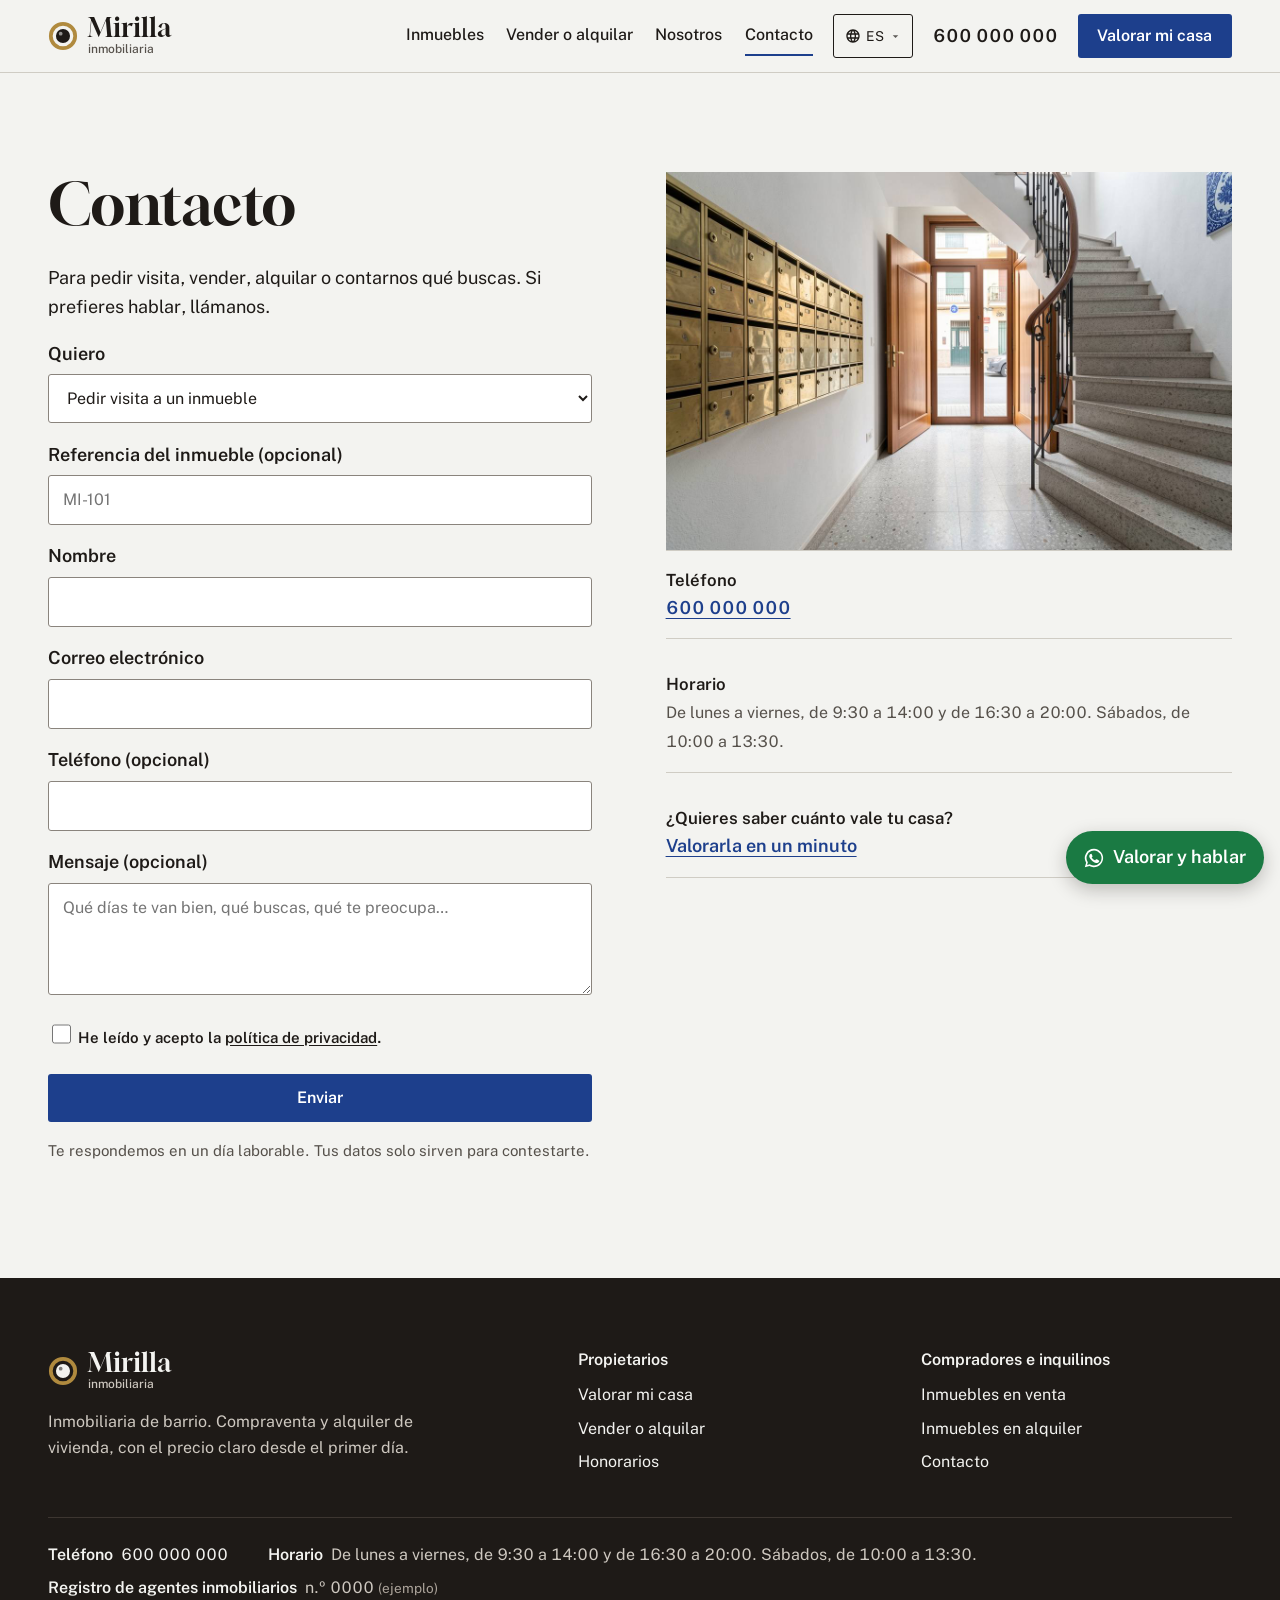
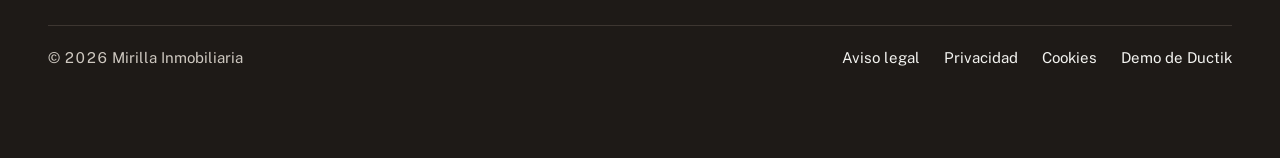
<file: contacto.html>
<!DOCTYPE html>
<html lang="es">
<head>
  <meta charset="UTF-8">
  <meta name="viewport" content="width=device-width, initial-scale=1">
  <title>Contacto: pide visita o cuéntanos qué buscas | Mirilla Inmobiliaria</title>
  <meta name="description" content="Escríbenos para pedir visita a un inmueble, vender o alquilar tu piso o decirnos qué casa buscas. Te respondemos en un día laborable.">
  <meta property="og:type" content="website">
  <meta property="og:title" content="Contacto: pide visita o cuéntanos qué buscas | Mirilla Inmobiliaria">
  <meta property="og:description" content="Escríbenos para pedir visita a un inmueble, vender o alquilar tu piso o decirnos qué casa buscas. Te respondemos en un día laborable.">
  <meta property="og:image" content="https://mirilla-inmobiliaria.pages.dev/assets/img/hero.jpg">
  <meta name="twitter:card" content="summary_large_image">
  <!-- Web de demostració: no s'indexa (PLA.md §Honestedat). -->
  <meta name="robots" content="noindex, nofollow">
  <meta name="theme-color" content="#F3F3F0">
  <link rel="icon" href="assets/favicon.svg" type="image/svg+xml">
  <link rel="preload" href="assets/fonts/gloock.woff2" as="font" type="font/woff2" crossorigin>
  <link rel="preload" href="assets/fonts/public-sans-var.woff2" as="font" type="font/woff2" crossorigin>
  <link rel="stylesheet" href="css/styles.css">
  <script src="js/i18n.js"></script>
</head>
<body>
  <a class="salta" href="#contenido">Saltar al contenido</a>

  <header class="cap">
    <div class="wrap cap-in">
      <a class="marca" href="index.html" aria-label="Mirilla Inmobiliaria, inicio">
        <svg viewBox="0 0 32 32" aria-hidden="true"><circle cx="16" cy="16" r="13" fill="none" stroke="#B08A3E" stroke-width="4"/><circle cx="16" cy="16" r="7.5" fill="currentColor"/><circle cx="13.5" cy="13.5" r="2" fill="#F3F3F0" opacity=".55"/></svg>
        <span>Mirilla<small>inmobiliaria</small></span>
      </a>
      <nav class="nav" id="nav" aria-label="Principal">
        <a href="inmuebles.html">Inmuebles</a>
        <a href="vender.html">Vender o alquilar</a>
        <a href="nosotros.html">Nosotros</a>
        <a href="contacto.html">Contacto</a>
      </nav>
      <!-- Desplegable d'idioma (plantilla: <skill web-demo>/assets/i18n/tria-idioma.html).
           NOMÉS existeix si el JS ha arrencat: js/i18n.js posa `te-js` a
           l'<html> des del <head>. Un control mort val menys que cap control. -->
      <div class="tria-idioma" data-idioma-tria>
        <button class="tria-idioma-boto" type="button" data-idioma-boto
                aria-expanded="false" aria-haspopup="true"
                aria-label="Idioma de la página">
          <svg viewBox="0 0 24 24" aria-hidden="true" focusable="false"><path d="M12 2C6.48 2 2 6.48 2 12s4.48 10 10 10 10-4.48 10-10S17.52 2 12 2Zm6.93 6h-2.95a15.65 15.65 0 0 0-1.38-3.56A8.03 8.03 0 0 1 18.92 8ZM12 4.04c.83 1.2 1.48 2.53 1.91 3.96h-3.82c.43-1.43 1.08-2.76 1.91-3.96ZM4.26 14a7.85 7.85 0 0 1 0-4h3.38a16.6 16.6 0 0 0-.14 2c0 .68.06 1.34.14 2Zm.82 2h2.95c.32 1.25.78 2.45 1.38 3.56A7.99 7.99 0 0 1 5.08 16Zm2.95-8H5.08a7.99 7.99 0 0 1 4.33-3.56A15.65 15.65 0 0 0 8.03 8ZM12 19.96c-.83-1.2-1.48-2.53-1.91-3.96h3.82c-.43 1.43-1.08 2.76-1.91 3.96ZM14.34 14H9.66c-.09-.66-.16-1.32-.16-2 0-.68.07-1.35.16-2h4.68c.09.65.16 1.32.16 2 0 .68-.07 1.34-.16 2Zm.25 5.56c.6-1.11 1.06-2.31 1.38-3.56h2.95a8.03 8.03 0 0 1-4.33 3.56ZM16.36 14c.08-.66.14-1.32.14-2 0-.68-.06-1.34-.14-2h3.38a7.85 7.85 0 0 1 0 4Z"/></svg>
          <span data-idioma-actual data-sense-traduir>ES</span>
          <svg class="tria-idioma-punta" viewBox="0 0 24 24" aria-hidden="true" focusable="false"><path d="M12 15 6 9h12z"/></svg>
        </button>
        <!-- Cada idioma es diu com es diu ell mateix, no traduït: qui busca la
             seva llengua busca la paraula que coneix. Sempre CA · ES · EN. -->
        <ul class="tria-idioma-menu" data-idioma-menu data-sense-traduir hidden>
          <li><button type="button" data-idioma-opcio="ca" lang="ca">Català</button></li>
          <li><button type="button" data-idioma-opcio="es" lang="es">Castellano</button></li>
          <li><button type="button" data-idioma-opcio="en" lang="en">English</button></li>
        </ul>
      </div>
      <a class="cap-tel" href="tel:+34600000000">600 000 000</a>
      <a class="btn btn-principal" href="valoracion.html">Valorar mi casa</a>
      <button class="nav-obre" type="button" aria-expanded="false" aria-controls="nav"><span></span><span class="visually-hidden">Menú</span></button>
    </div>
  </header>

  <main id="contenido">
    <section class="seccio" aria-labelledby="h-contacto">
      <div class="wrap dues-col">
        <div>
          <h1 id="h-contacto">Contacto</h1>
          <p>Para pedir visita, vender, alquilar o contarnos qué buscas. Si prefieres hablar, llámanos.</p>

          <form class="form" id="form-contacto" action="https://formspree.io/f/mljeqnje" method="POST" novalidate>
            <div class="camp">
              <label for="motivo">Quiero</label>
              <select id="motivo" name="motivo">
                <option value="visita">Pedir visita a un inmueble</option>
                <option value="vender">Vender mi casa</option>
                <option value="alquilar">Alquilar mi piso</option>
                <option value="busco">Que me aviséis si entra algo que busco</option>
                <option value="otra">Otra cosa</option>
              </select>
            </div>
            <div class="camp" data-camp-ref>
              <label for="ref">Referencia del inmueble (opcional)</label>
              <input type="text" id="ref" name="referencia" placeholder="MI-101" autocomplete="off">
            </div>
            <div class="camp">
              <label for="nombre">Nombre</label>
              <input type="text" id="nombre" name="nombre" autocomplete="name" required>
              <span class="camp-error" aria-live="polite"></span>
            </div>
            <div class="camp">
              <label for="email">Correo electrónico</label>
              <input type="email" id="email" name="email" autocomplete="email" required>
              <span class="camp-error" aria-live="polite"></span>
            </div>
            <div class="camp">
              <label for="telefono">Teléfono (opcional)</label>
              <input type="tel" id="telefono" name="telefono" autocomplete="tel">
              <span class="camp-error" aria-live="polite"></span>
            </div>
            <div class="camp">
              <label for="mensaje">Mensaje (opcional)</label>
              <textarea id="mensaje" name="mensaje" placeholder="Qué días te van bien, qué buscas, qué te preocupa…"></textarea>
            </div>
            <div class="camp">
              <label class="casella"><input type="checkbox" name="privacidad"> <span>He leído y acepto la <a href="privacidad.html">política de privacidad</a>.</span></label>
              <span class="camp-error" aria-live="polite"></span>
            </div>
            <input type="hidden" name="_subject" value="Contacto desde la web de Mirilla Inmobiliaria">
            <button class="btn btn-principal" type="submit">Enviar</button>
            <p class="form-estat" role="status" tabindex="-1" hidden></p>
            <p class="nota">Te respondemos en un día laborable. Tus datos solo sirven para contestarte.</p>
          </form>
        </div>
        <div>
          <img src="assets/img/contacto.jpg" alt="Portal de un edificio con buzones de latón, suelo de terrazo y escalera" width="1200" height="800" loading="lazy">
          <ul class="llista-filets contacte-dades">
            <li><strong>Teléfono</strong><a class="enllac" href="tel:+34600000000">600 000 000</a></li>
            <li><strong>Horario</strong><span>De lunes a viernes, de 9:30 a 14:00 y de 16:30 a 20:00. Sábados, de 10:00 a 13:30.</span></li>
            <li><strong>¿Quieres saber cuánto vale tu casa?</strong><a class="enllac" href="valoracion.html">Valorarla en un minuto</a></li>
          </ul>
        </div>
      </div>
    </section>
  </main>

  <footer class="peu">
    <div class="wrap">
      <div class="peu-dalt">
        <div>
          <a class="marca" href="index.html" aria-label="Mirilla Inmobiliaria, inicio">
            <svg viewBox="0 0 32 32" aria-hidden="true"><circle cx="16" cy="16" r="13" fill="none" stroke="#B08A3E" stroke-width="4"/><circle cx="16" cy="16" r="7.5" fill="#F3F3F0"/><circle cx="13.5" cy="13.5" r="2" fill="#1E1A17" opacity=".55"/></svg>
            <span>Mirilla<small>inmobiliaria</small></span>
          </a>
          <p>Inmobiliaria de barrio. Compraventa y alquiler de vivienda, con el precio claro desde el primer día.</p>
        </div>
        <div>
          <h2>Propietarios</h2>
          <ul>
            <li><a href="valoracion.html">Valorar mi casa</a></li>
            <li><a href="vender.html">Vender o alquilar</a></li>
            <li><a href="vender.html#honorarios">Honorarios</a></li>
          </ul>
        </div>
        <div>
          <h2>Compradores e inquilinos</h2>
          <ul>
            <li><a href="inmuebles.html?op=venta">Inmuebles en venta</a></li>
            <li><a href="inmuebles.html?op=alquiler">Inmuebles en alquiler</a></li>
            <li><a href="contacto.html">Contacto</a></li>
          </ul>
        </div>
      </div>
      <dl class="peu-dades">
        <div><dt>Teléfono</dt><dd><a href="tel:+34600000000">600 000 000</a></dd></div>
        <div><dt>Horario</dt><dd>De lunes a viernes, de 9:30 a 14:00 y de 16:30 a 20:00. Sábados, de 10:00 a 13:30.</dd></div>
        <div><dt>Registro de agentes inmobiliarios</dt><dd>n.º 0000 <span class="ex">(ejemplo)</span></dd></div>
      </dl>
      <div class="peu-baix">
        <span>© 2026 Mirilla Inmobiliaria</span>
        <a href="aviso-legal.html">Aviso legal</a>
        <a href="privacidad.html">Privacidad</a>
        <a href="cookies.html">Cookies</a>
        <a class="peu-ductik" href="https://ductik.com/">Demo de Ductik</a>
      </div>
    </div>
  </footer>

  <a class="wa-flota" href="valoracion.html" aria-label="Valorar mi casa y hablar por WhatsApp">
    <svg viewBox="0 0 24 24" aria-hidden="true"><path fill="currentColor" d="M12 2a10 10 0 0 0-8.6 15.1L2 22l5-1.3A10 10 0 1 0 12 2Zm0 18.2a8.2 8.2 0 0 1-4.2-1.2l-.3-.2-3 .8.8-2.9-.2-.3A8.2 8.2 0 1 1 12 20.2Zm4.5-6.1c-.2-.1-1.5-.7-1.7-.8s-.4-.1-.6.1-.7.8-.8 1-.3.2-.5.1a6.7 6.7 0 0 1-3.3-2.9c-.3-.4.3-.4.7-1.3a.5.5 0 0 0 0-.5l-.8-1.9c-.2-.5-.4-.4-.6-.4h-.5a1 1 0 0 0-.7.3 3 3 0 0 0-.9 2.2 5.2 5.2 0 0 0 1.1 2.8 11.9 11.9 0 0 0 4.6 4c1.7.7 2.4.8 3.2.7a2.8 2.8 0 0 0 1.8-1.3 2.3 2.3 0 0 0 .2-1.3c-.1-.1-.3-.2-.5-.3Z"/></svg>
    <span>Valorar y hablar</span>
  </a>

  <script src="js/traduccions.js" defer></script>
  <script src="js/main.js" defer></script>
</body>
</html>
</file>
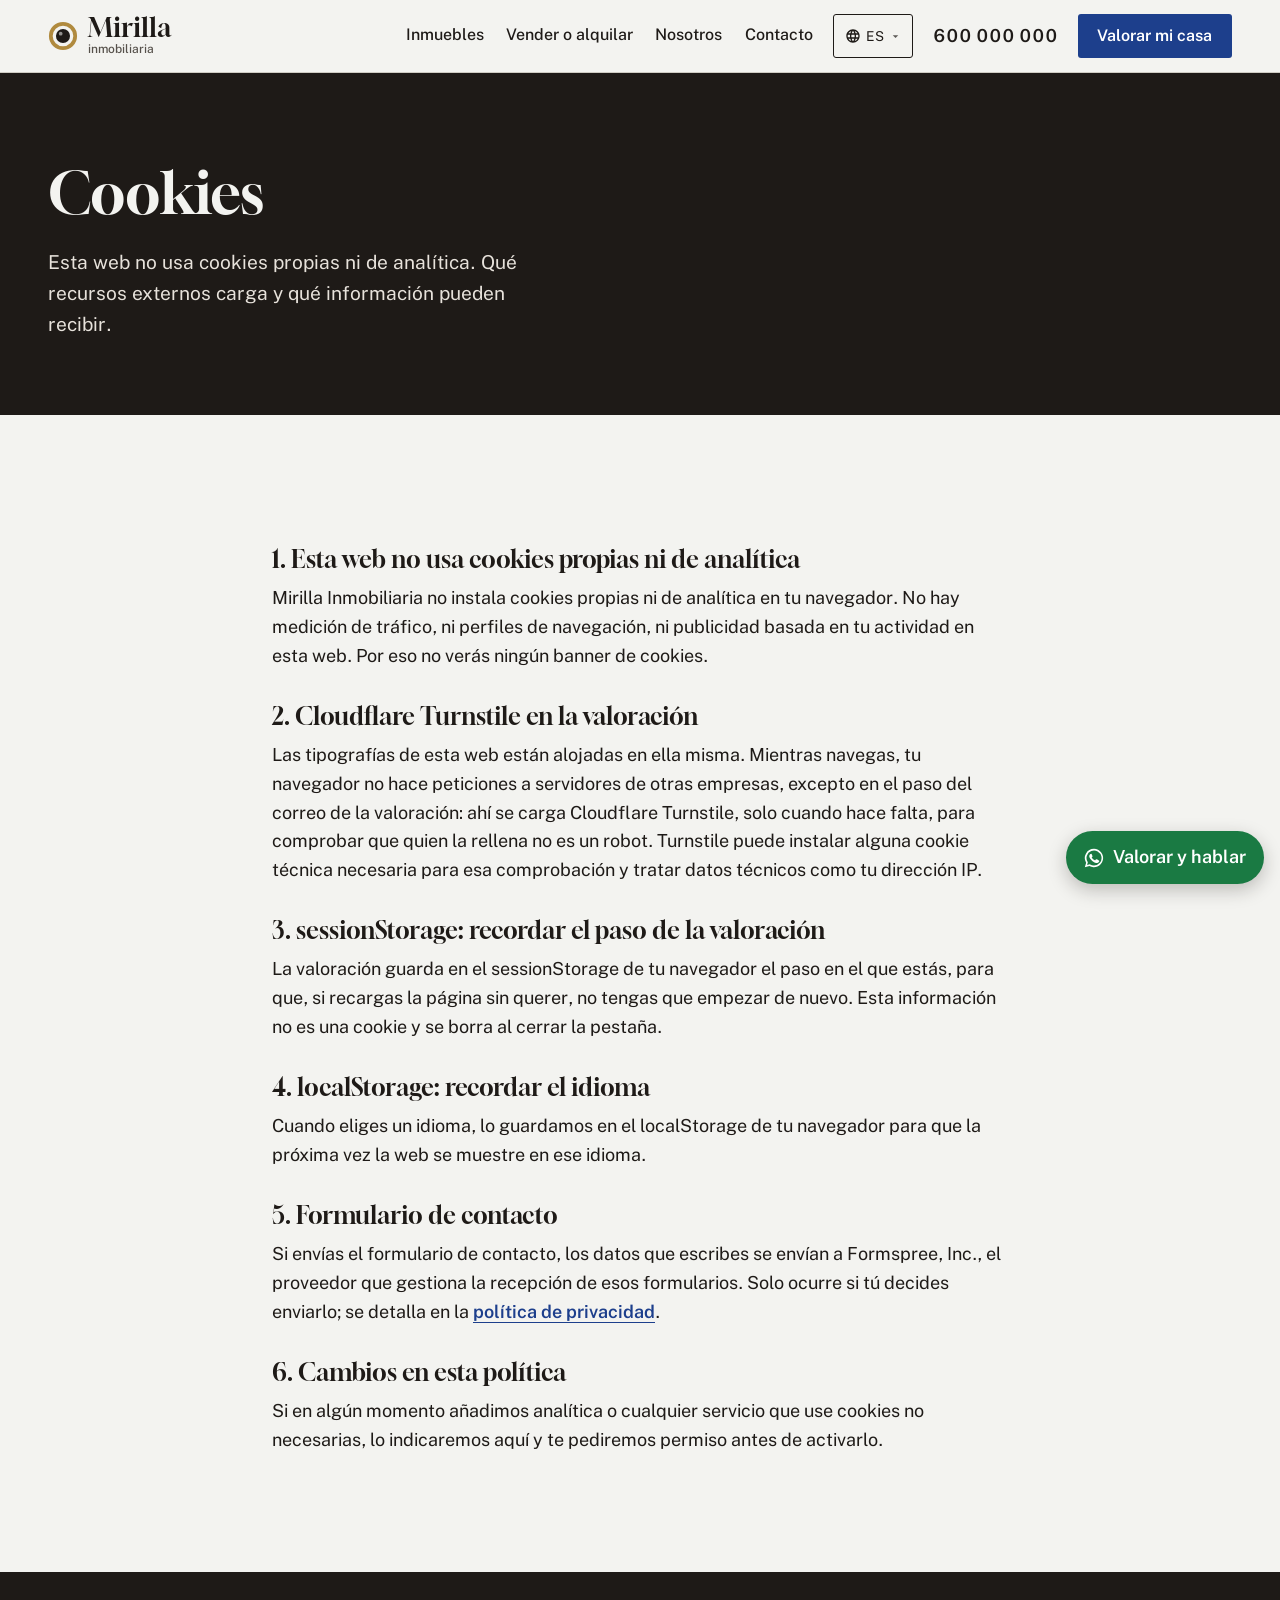
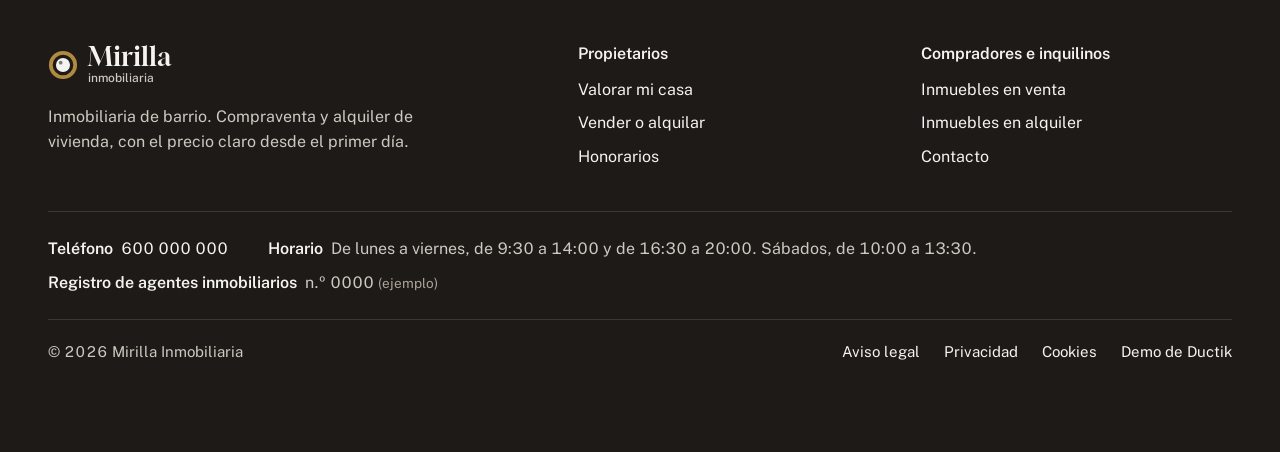
<file: cookies.html>
<!DOCTYPE html>
<html lang="es">
<head>
  <meta charset="UTF-8">
  <meta name="viewport" content="width=device-width, initial-scale=1">
  <title>Cookies | Mirilla Inmobiliaria</title>
  <meta name="description" content="Esta web no usa cookies propias ni de analítica. Qué recursos externos carga Mirilla Inmobiliaria y qué información pueden recibir.">
  <!-- Web de demostració: no s'indexa (PLA.md §Honestedat). -->
  <meta name="robots" content="noindex, nofollow">
  <meta name="theme-color" content="#F3F3F0">
  <link rel="icon" href="assets/favicon.svg" type="image/svg+xml">
  <link rel="preload" href="assets/fonts/gloock.woff2" as="font" type="font/woff2" crossorigin>
  <link rel="preload" href="assets/fonts/public-sans-var.woff2" as="font" type="font/woff2" crossorigin>
  <link rel="stylesheet" href="css/styles.css">
  <script src="js/i18n.js"></script>
</head>
<body>
  <a class="salta" href="#contenido">Saltar al contenido</a>

  <header class="cap">
    <div class="wrap cap-in">
      <a class="marca" href="index.html" aria-label="Mirilla Inmobiliaria, inicio">
        <svg viewBox="0 0 32 32" aria-hidden="true"><circle cx="16" cy="16" r="13" fill="none" stroke="#B08A3E" stroke-width="4"/><circle cx="16" cy="16" r="7.5" fill="currentColor"/><circle cx="13.5" cy="13.5" r="2" fill="#F3F3F0" opacity=".55"/></svg>
        <span>Mirilla<small>inmobiliaria</small></span>
      </a>
      <nav class="nav" id="nav" aria-label="Principal">
        <a href="inmuebles.html">Inmuebles</a>
        <a href="vender.html">Vender o alquilar</a>
        <a href="nosotros.html">Nosotros</a>
        <a href="contacto.html">Contacto</a>
      </nav>
      <!-- Desplegable d'idioma (plantilla: <skill web-demo>/assets/i18n/tria-idioma.html).
           NOMÉS existeix si el JS ha arrencat: js/i18n.js posa `te-js` a
           l'<html> des del <head>. Un control mort val menys que cap control. -->
      <div class="tria-idioma" data-idioma-tria>
        <button class="tria-idioma-boto" type="button" data-idioma-boto
                aria-expanded="false" aria-haspopup="true"
                aria-label="Idioma de la página">
          <svg viewBox="0 0 24 24" aria-hidden="true" focusable="false"><path d="M12 2C6.48 2 2 6.48 2 12s4.48 10 10 10 10-4.48 10-10S17.52 2 12 2Zm6.93 6h-2.95a15.65 15.65 0 0 0-1.38-3.56A8.03 8.03 0 0 1 18.92 8ZM12 4.04c.83 1.2 1.48 2.53 1.91 3.96h-3.82c.43-1.43 1.08-2.76 1.91-3.96ZM4.26 14a7.85 7.85 0 0 1 0-4h3.38a16.6 16.6 0 0 0-.14 2c0 .68.06 1.34.14 2Zm.82 2h2.95c.32 1.25.78 2.45 1.38 3.56A7.99 7.99 0 0 1 5.08 16Zm2.95-8H5.08a7.99 7.99 0 0 1 4.33-3.56A15.65 15.65 0 0 0 8.03 8ZM12 19.96c-.83-1.2-1.48-2.53-1.91-3.96h3.82c-.43 1.43-1.08 2.76-1.91 3.96ZM14.34 14H9.66c-.09-.66-.16-1.32-.16-2 0-.68.07-1.35.16-2h4.68c.09.65.16 1.32.16 2 0 .68-.07 1.34-.16 2Zm.25 5.56c.6-1.11 1.06-2.31 1.38-3.56h2.95a8.03 8.03 0 0 1-4.33 3.56ZM16.36 14c.08-.66.14-1.32.14-2 0-.68-.06-1.34-.14-2h3.38a7.85 7.85 0 0 1 0 4Z"/></svg>
          <span data-idioma-actual data-sense-traduir>ES</span>
          <svg class="tria-idioma-punta" viewBox="0 0 24 24" aria-hidden="true" focusable="false"><path d="M12 15 6 9h12z"/></svg>
        </button>
        <!-- Cada idioma es diu com es diu ell mateix, no traduït: qui busca la
             seva llengua busca la paraula que coneix. Sempre CA · ES · EN. -->
        <ul class="tria-idioma-menu" data-idioma-menu data-sense-traduir hidden>
          <li><button type="button" data-idioma-opcio="ca" lang="ca">Català</button></li>
          <li><button type="button" data-idioma-opcio="es" lang="es">Castellano</button></li>
          <li><button type="button" data-idioma-opcio="en" lang="en">English</button></li>
        </ul>
      </div>
      <a class="cap-tel" href="tel:+34600000000">600 000 000</a>
      <a class="btn btn-principal" href="valoracion.html">Valorar mi casa</a>
      <button class="nav-obre" type="button" aria-expanded="false" aria-controls="nav"><span></span><span class="visually-hidden">Menú</span></button>
    </div>
  </header>

  <main id="contenido">
    <section class="hero hero-compacte">
      <div class="wrap hero-in">
        <h1>Cookies</h1>
        <p class="hero-sub">Esta web no usa cookies propias ni de analítica. Qué recursos externos carga y qué información pueden recibir.</p>
      </div>
    </section>

    <section class="seccio">
      <div class="wrap legal">
        <h2>1. Esta web no usa cookies propias ni de analítica</h2>
        <p>Mirilla Inmobiliaria no instala cookies propias ni de analítica en tu navegador. No hay medición de tráfico, ni perfiles de navegación, ni publicidad basada en tu actividad en esta web. Por eso no verás ningún banner de cookies.</p>

        <h2>2. Cloudflare Turnstile en la valoración</h2>
        <p>Las tipografías de esta web están alojadas en ella misma. Mientras navegas, tu navegador no hace peticiones a servidores de otras empresas, excepto en el paso del correo de la valoración: ahí se carga Cloudflare Turnstile, solo cuando hace falta, para comprobar que quien la rellena no es un robot. Turnstile puede instalar alguna cookie técnica necesaria para esa comprobación y tratar datos técnicos como tu dirección IP.</p>

        <h2>3. sessionStorage: recordar el paso de la valoración</h2>
        <p>La valoración guarda en el sessionStorage de tu navegador el paso en el que estás, para que, si recargas la página sin querer, no tengas que empezar de nuevo. Esta información no es una cookie y se borra al cerrar la pestaña.</p>

        <h2>4. localStorage: recordar el idioma</h2>
        <p>Cuando eliges un idioma, lo guardamos en el localStorage de tu navegador para que la próxima vez la web se muestre en ese idioma.</p>

        <h2>5. Formulario de contacto</h2>
        <p>Si envías el formulario de contacto, los datos que escribes se envían a Formspree, Inc., el proveedor que gestiona la recepción de esos formularios. Solo ocurre si tú decides enviarlo; se detalla en la <a class="enllac" href="privacidad.html">política de privacidad</a>.</p>

        <h2>6. Cambios en esta política</h2>
        <p>Si en algún momento añadimos analítica o cualquier servicio que use cookies no necesarias, lo indicaremos aquí y te pediremos permiso antes de activarlo.</p>
      </div>
    </section>
  </main>

  <footer class="peu">
    <div class="wrap">
      <div class="peu-dalt">
        <div>
          <a class="marca" href="index.html" aria-label="Mirilla Inmobiliaria, inicio">
            <svg viewBox="0 0 32 32" aria-hidden="true"><circle cx="16" cy="16" r="13" fill="none" stroke="#B08A3E" stroke-width="4"/><circle cx="16" cy="16" r="7.5" fill="#F3F3F0"/><circle cx="13.5" cy="13.5" r="2" fill="#1E1A17" opacity=".55"/></svg>
            <span>Mirilla<small>inmobiliaria</small></span>
          </a>
          <p>Inmobiliaria de barrio. Compraventa y alquiler de vivienda, con el precio claro desde el primer día.</p>
        </div>
        <div>
          <h2>Propietarios</h2>
          <ul>
            <li><a href="valoracion.html">Valorar mi casa</a></li>
            <li><a href="vender.html">Vender o alquilar</a></li>
            <li><a href="vender.html#honorarios">Honorarios</a></li>
          </ul>
        </div>
        <div>
          <h2>Compradores e inquilinos</h2>
          <ul>
            <li><a href="inmuebles.html?op=venta">Inmuebles en venta</a></li>
            <li><a href="inmuebles.html?op=alquiler">Inmuebles en alquiler</a></li>
            <li><a href="contacto.html">Contacto</a></li>
          </ul>
        </div>
      </div>
      <dl class="peu-dades">
        <div><dt>Teléfono</dt><dd><a href="tel:+34600000000">600 000 000</a></dd></div>
        <div><dt>Horario</dt><dd>De lunes a viernes, de 9:30 a 14:00 y de 16:30 a 20:00. Sábados, de 10:00 a 13:30.</dd></div>
        <div><dt>Registro de agentes inmobiliarios</dt><dd>n.º 0000 <span class="ex">(ejemplo)</span></dd></div>
      </dl>
      <div class="peu-baix">
        <span>© 2026 Mirilla Inmobiliaria</span>
        <a href="aviso-legal.html">Aviso legal</a>
        <a href="privacidad.html">Privacidad</a>
        <a href="cookies.html">Cookies</a>
        <a class="peu-ductik" href="https://ductik.com/">Demo de Ductik</a>
      </div>
    </div>
  </footer>

  <a class="wa-flota" href="valoracion.html" aria-label="Valorar mi casa y hablar por WhatsApp">
    <svg viewBox="0 0 24 24" aria-hidden="true"><path fill="currentColor" d="M12 2a10 10 0 0 0-8.6 15.1L2 22l5-1.3A10 10 0 1 0 12 2Zm0 18.2a8.2 8.2 0 0 1-4.2-1.2l-.3-.2-3 .8.8-2.9-.2-.3A8.2 8.2 0 1 1 12 20.2Zm4.5-6.1c-.2-.1-1.5-.7-1.7-.8s-.4-.1-.6.1-.7.8-.8 1-.3.2-.5.1a6.7 6.7 0 0 1-3.3-2.9c-.3-.4.3-.4.7-1.3a.5.5 0 0 0 0-.5l-.8-1.9c-.2-.5-.4-.4-.6-.4h-.5a1 1 0 0 0-.7.3 3 3 0 0 0-.9 2.2 5.2 5.2 0 0 0 1.1 2.8 11.9 11.9 0 0 0 4.6 4c1.7.7 2.4.8 3.2.7a2.8 2.8 0 0 0 1.8-1.3 2.3 2.3 0 0 0 .2-1.3c-.1-.1-.3-.2-.5-.3Z"/></svg>
    <span>Valorar y hablar</span>
  </a>

  <script src="js/traduccions.js" defer></script>
  <script src="js/main.js" defer></script>
</body>
</html>
</file>
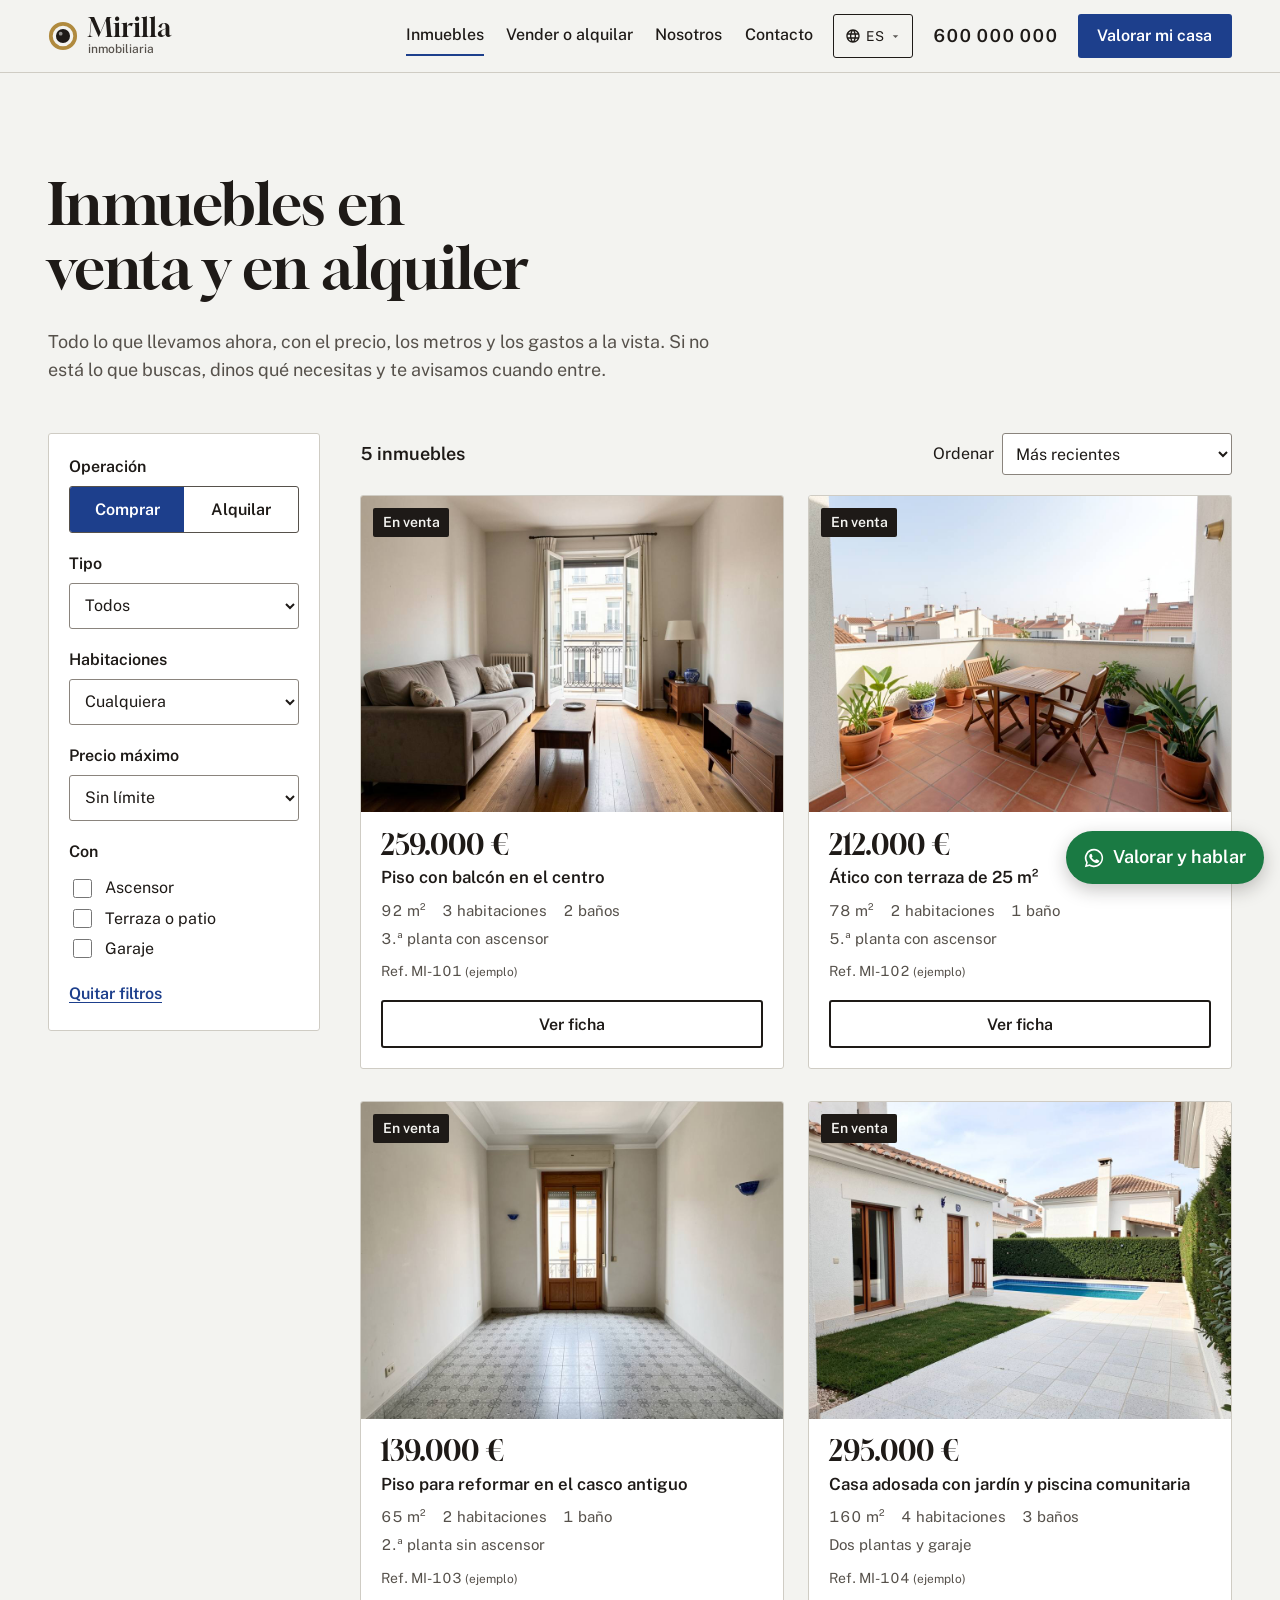
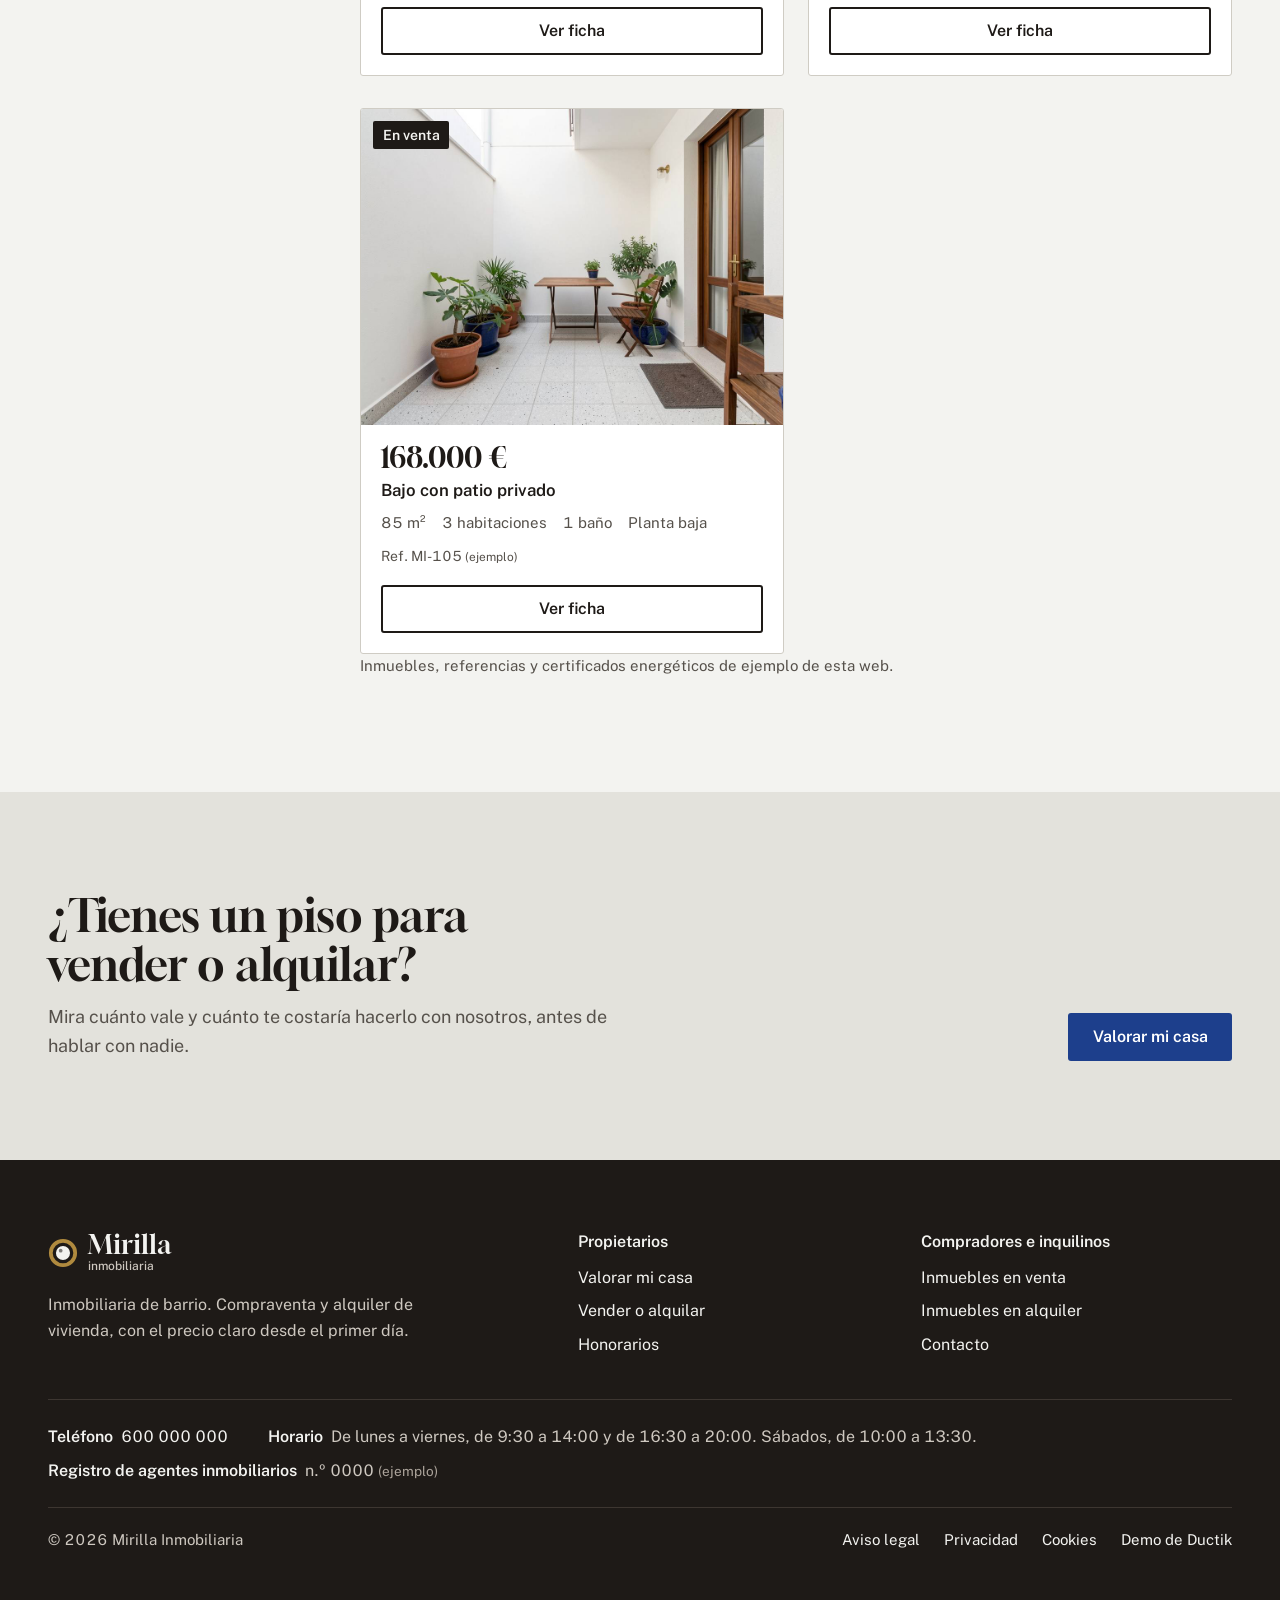
<file: inmuebles.html>
<!DOCTYPE html>
<html lang="es">
<head>
  <meta charset="UTF-8">
  <meta name="viewport" content="width=device-width, initial-scale=1">
  <title>Pisos y casas en venta y en alquiler | Mirilla Inmobiliaria</title>
  <meta name="description" content="Busca entre los pisos, áticos y casas de Mirilla: filtra por venta o alquiler, habitaciones, precio, ascensor, terraza o garaje y pide visita.">
  <meta property="og:type" content="website">
  <meta property="og:title" content="Pisos y casas en venta y en alquiler | Mirilla Inmobiliaria">
  <meta property="og:description" content="Busca entre los pisos, áticos y casas de Mirilla: filtra por venta o alquiler, habitaciones, precio, ascensor, terraza o garaje y pide visita.">
  <meta property="og:image" content="https://mirilla-inmobiliaria.pages.dev/assets/img/hero.jpg">
  <meta name="twitter:card" content="summary_large_image">
  <!-- Web de demostració: no s'indexa (PLA.md §Honestedat). -->
  <meta name="robots" content="noindex, nofollow">
  <meta name="theme-color" content="#F3F3F0">
  <link rel="icon" href="assets/favicon.svg" type="image/svg+xml">
  <link rel="preload" href="assets/fonts/gloock.woff2" as="font" type="font/woff2" crossorigin>
  <link rel="preload" href="assets/fonts/public-sans-var.woff2" as="font" type="font/woff2" crossorigin>
  <link rel="stylesheet" href="css/styles.css">
  <script src="js/i18n.js"></script>
</head>
<body>
  <a class="salta" href="#contenido">Saltar al contenido</a>

  <header class="cap">
    <div class="wrap cap-in">
      <a class="marca" href="index.html" aria-label="Mirilla Inmobiliaria, inicio">
        <svg viewBox="0 0 32 32" aria-hidden="true"><circle cx="16" cy="16" r="13" fill="none" stroke="#B08A3E" stroke-width="4"/><circle cx="16" cy="16" r="7.5" fill="currentColor"/><circle cx="13.5" cy="13.5" r="2" fill="#F3F3F0" opacity=".55"/></svg>
        <span>Mirilla<small>inmobiliaria</small></span>
      </a>
      <nav class="nav" id="nav" aria-label="Principal">
        <a href="inmuebles.html">Inmuebles</a>
        <a href="vender.html">Vender o alquilar</a>
        <a href="nosotros.html">Nosotros</a>
        <a href="contacto.html">Contacto</a>
      </nav>
      <!-- Desplegable d'idioma (plantilla: <skill web-demo>/assets/i18n/tria-idioma.html).
           NOMÉS existeix si el JS ha arrencat: js/i18n.js posa `te-js` a
           l'<html> des del <head>. Un control mort val menys que cap control. -->
      <div class="tria-idioma" data-idioma-tria>
        <button class="tria-idioma-boto" type="button" data-idioma-boto
                aria-expanded="false" aria-haspopup="true"
                aria-label="Idioma de la página">
          <svg viewBox="0 0 24 24" aria-hidden="true" focusable="false"><path d="M12 2C6.48 2 2 6.48 2 12s4.48 10 10 10 10-4.48 10-10S17.52 2 12 2Zm6.93 6h-2.95a15.65 15.65 0 0 0-1.38-3.56A8.03 8.03 0 0 1 18.92 8ZM12 4.04c.83 1.2 1.48 2.53 1.91 3.96h-3.82c.43-1.43 1.08-2.76 1.91-3.96ZM4.26 14a7.85 7.85 0 0 1 0-4h3.38a16.6 16.6 0 0 0-.14 2c0 .68.06 1.34.14 2Zm.82 2h2.95c.32 1.25.78 2.45 1.38 3.56A7.99 7.99 0 0 1 5.08 16Zm2.95-8H5.08a7.99 7.99 0 0 1 4.33-3.56A15.65 15.65 0 0 0 8.03 8ZM12 19.96c-.83-1.2-1.48-2.53-1.91-3.96h3.82c-.43 1.43-1.08 2.76-1.91 3.96ZM14.34 14H9.66c-.09-.66-.16-1.32-.16-2 0-.68.07-1.35.16-2h4.68c.09.65.16 1.32.16 2 0 .68-.07 1.34-.16 2Zm.25 5.56c.6-1.11 1.06-2.31 1.38-3.56h2.95a8.03 8.03 0 0 1-4.33 3.56ZM16.36 14c.08-.66.14-1.32.14-2 0-.68-.06-1.34-.14-2h3.38a7.85 7.85 0 0 1 0 4Z"/></svg>
          <span data-idioma-actual data-sense-traduir>ES</span>
          <svg class="tria-idioma-punta" viewBox="0 0 24 24" aria-hidden="true" focusable="false"><path d="M12 15 6 9h12z"/></svg>
        </button>
        <!-- Cada idioma es diu com es diu ell mateix, no traduït: qui busca la
             seva llengua busca la paraula que coneix. Sempre CA · ES · EN. -->
        <ul class="tria-idioma-menu" data-idioma-menu data-sense-traduir hidden>
          <li><button type="button" data-idioma-opcio="ca" lang="ca">Català</button></li>
          <li><button type="button" data-idioma-opcio="es" lang="es">Castellano</button></li>
          <li><button type="button" data-idioma-opcio="en" lang="en">English</button></li>
        </ul>
      </div>
      <a class="cap-tel" href="tel:+34600000000">600 000 000</a>
      <a class="btn btn-principal" href="valoracion.html">Valorar mi casa</a>
      <button class="nav-obre" type="button" aria-expanded="false" aria-controls="nav"><span></span><span class="visually-hidden">Menú</span></button>
    </div>
  </header>

  <main id="contenido">
    <section class="seccio" aria-labelledby="h-buscador">
      <div class="wrap">
        <div class="intro">
          <h1 id="h-buscador">Inmuebles en venta y en alquiler</h1>
          <p>Todo lo que llevamos ahora, con el precio, los metros y los gastos a la vista. Si no está lo que buscas, dinos qué necesitas y te avisamos cuando entre.</p>
        </div>

        <div class="buscador">
          <details class="filtres" open data-filtres>
            <summary>Filtros</summary>
            <form class="filtres-cos" data-filtres-form>
              <fieldset>
                <legend>Operación</legend>
                <div class="segment">
                  <label><input type="radio" name="op" value="venta" checked><span>Comprar</span></label>
                  <label><input type="radio" name="op" value="alquiler"><span>Alquilar</span></label>
                </div>
              </fieldset>
              <div>
                <label class="etiq" for="f-tipo">Tipo</label>
                <select id="f-tipo" name="tipo">
                  <option value="">Todos</option>
                  <option value="piso">Piso</option>
                  <option value="atico">Ático</option>
                  <option value="bajo">Bajo con patio</option>
                  <option value="casa">Casa o adosado</option>
                </select>
              </div>
              <div>
                <label class="etiq" for="f-hab">Habitaciones</label>
                <select id="f-hab" name="hab">
                  <option value="">Cualquiera</option>
                  <option value="1">1 o más</option>
                  <option value="2">2 o más</option>
                  <option value="3">3 o más</option>
                  <option value="4">4 o más</option>
                </select>
              </div>
              <div>
                <label class="etiq" for="f-precio">Precio máximo</label>
                <select id="f-precio" name="precio">
                  <option value="">Sin límite</option>
                  <option value="150000" data-op="venta">150.000 €</option>
                  <option value="200000" data-op="venta">200.000 €</option>
                  <option value="250000" data-op="venta">250.000 €</option>
                  <option value="300000" data-op="venta">300.000 €</option>
                  <option value="700" data-op="alquiler">700 €/mes</option>
                  <option value="1000" data-op="alquiler">1.000 €/mes</option>
                  <option value="1300" data-op="alquiler">1.300 €/mes</option>
                </select>
              </div>
              <fieldset>
                <legend>Con</legend>
                <label class="casella"><input type="checkbox" name="ascensor" value="1"> Ascensor</label>
                <label class="casella"><input type="checkbox" name="terraza" value="1"> Terraza o patio</label>
                <label class="casella"><input type="checkbox" name="garaje" value="1"> Garaje</label>
              </fieldset>
              <button class="filtres-neteja" type="reset">Quitar filtros</button>
            </form>
          </details>

          <div>
            <div class="resultats-cap">
              <p aria-live="polite" data-comptador>8 inmuebles</p>
              <label>Ordenar
                <select data-ordena>
                  <option value="">Más recientes</option>
                  <option value="asc">Precio: de menor a mayor</option>
                  <option value="desc">Precio: de mayor a menor</option>
                </select>
              </label>
            </div>
            <ul class="immobles" data-llista>
          <li class="immoble" id="MI-101" data-op="venta" data-tipo="piso" data-hab="3" data-precio="259000" data-ascensor="1" data-terraza="0" data-garaje="0">
            <div class="immoble-foto"><img src="assets/img/mi101-a.jpg" alt="Salón con puerta al balcón y suelo de madera" width="1024" height="768" loading="lazy"><span class="immoble-op">En venta</span></div>
            <div class="immoble-cos">
              <p class="immoble-preu">259.000 €</p>
              <h3>Piso con balcón en el centro</h3>
              <ul class="immoble-dades"><li>92 m²</li><li>3 habitaciones</li><li>2 baños</li><li>3.ª planta con ascensor</li></ul>
              <p class="immoble-ref">Ref. MI-101 <span class="ex">(ejemplo)</span></p>
              <div class="immoble-obre"><button class="btn btn-linia" type="button" data-fitxa="MI-101" aria-haspopup="dialog">Ver ficha</button></div>
            </div>
          </li>
          <li class="immoble" id="MI-102" data-op="venta" data-tipo="atico" data-hab="2" data-precio="212000" data-ascensor="1" data-terraza="1" data-garaje="0">
            <div class="immoble-foto"><img src="assets/img/mi102-a.jpg" alt="Terraza con mesa, sillas y macetas sobre los tejados" width="1024" height="768" loading="lazy"><span class="immoble-op">En venta</span></div>
            <div class="immoble-cos">
              <p class="immoble-preu">212.000 €</p>
              <h3>Ático con terraza de 25 m²</h3>
              <ul class="immoble-dades"><li>78 m²</li><li>2 habitaciones</li><li>1 baño</li><li>5.ª planta con ascensor</li></ul>
              <p class="immoble-ref">Ref. MI-102 <span class="ex">(ejemplo)</span></p>
              <div class="immoble-obre"><button class="btn btn-linia" type="button" data-fitxa="MI-102" aria-haspopup="dialog">Ver ficha</button></div>
            </div>
          </li>
          <li class="immoble" id="MI-103" data-op="venta" data-tipo="piso" data-hab="2" data-precio="139000" data-ascensor="0" data-terraza="0" data-garaje="0">
            <div class="immoble-foto"><img src="assets/img/mi103-a.jpg" alt="Habitación vacía con suelo hidráulico y puerta de balcón de madera" width="1024" height="768" loading="lazy"><span class="immoble-op">En venta</span></div>
            <div class="immoble-cos">
              <p class="immoble-preu">139.000 €</p>
              <h3>Piso para reformar en el casco antiguo</h3>
              <ul class="immoble-dades"><li>65 m²</li><li>2 habitaciones</li><li>1 baño</li><li>2.ª planta sin ascensor</li></ul>
              <p class="immoble-ref">Ref. MI-103 <span class="ex">(ejemplo)</span></p>
              <div class="immoble-obre"><button class="btn btn-linia" type="button" data-fitxa="MI-103" aria-haspopup="dialog">Ver ficha</button></div>
            </div>
          </li>
          <li class="immoble" id="MI-104" data-op="venta" data-tipo="casa" data-hab="4" data-precio="295000" data-ascensor="0" data-terraza="0" data-garaje="1">
            <div class="immoble-foto"><img src="assets/img/mi104-a.jpg" alt="Jardín con césped junto a la piscina comunitaria" width="1024" height="768" loading="lazy"><span class="immoble-op">En venta</span></div>
            <div class="immoble-cos">
              <p class="immoble-preu">295.000 €</p>
              <h3>Casa adosada con jardín y piscina comunitaria</h3>
              <ul class="immoble-dades"><li>160 m²</li><li>4 habitaciones</li><li>3 baños</li><li>Dos plantas y garaje</li></ul>
              <p class="immoble-ref">Ref. MI-104 <span class="ex">(ejemplo)</span></p>
              <div class="immoble-obre"><button class="btn btn-linia" type="button" data-fitxa="MI-104" aria-haspopup="dialog">Ver ficha</button></div>
            </div>
          </li>
          <li class="immoble" id="MI-105" data-op="venta" data-tipo="bajo" data-hab="3" data-precio="168000" data-ascensor="0" data-terraza="1" data-garaje="0">
            <div class="immoble-foto"><img src="assets/img/mi105-a.jpg" alt="Patio con plantas, mesa y suelo de baldosa" width="1024" height="768" loading="lazy"><span class="immoble-op">En venta</span></div>
            <div class="immoble-cos">
              <p class="immoble-preu">168.000 €</p>
              <h3>Bajo con patio privado</h3>
              <ul class="immoble-dades"><li>85 m²</li><li>3 habitaciones</li><li>1 baño</li><li>Planta baja</li></ul>
              <p class="immoble-ref">Ref. MI-105 <span class="ex">(ejemplo)</span></p>
              <div class="immoble-obre"><button class="btn btn-linia" type="button" data-fitxa="MI-105" aria-haspopup="dialog">Ver ficha</button></div>
            </div>
          </li>
          <li class="immoble" id="MI-201" data-op="alquiler" data-tipo="piso" data-hab="2" data-precio="950" data-ascensor="1" data-terraza="0" data-garaje="0">
            <div class="immoble-foto"><img src="assets/img/mi201-a.jpg" alt="Salón amueblado con sofá gris y librería" width="1024" height="768" loading="lazy"><span class="immoble-op">En alquiler</span></div>
            <div class="immoble-cos">
              <p class="immoble-preu">950 € <small>/mes</small></p>
              <h3>Piso amueblado en el centro</h3>
              <ul class="immoble-dades"><li>70 m²</li><li>2 habitaciones</li><li>1 baño</li><li>4.ª planta con ascensor</li></ul>
              <p class="immoble-ref">Ref. MI-201 <span class="ex">(ejemplo)</span></p>
              <div class="immoble-obre"><button class="btn btn-linia" type="button" data-fitxa="MI-201" aria-haspopup="dialog">Ver ficha</button></div>
            </div>
          </li>
          <li class="immoble" id="MI-202" data-op="alquiler" data-tipo="piso" data-hab="1" data-precio="640" data-ascensor="0" data-terraza="0" data-garaje="0">
            <div class="immoble-foto"><img src="assets/img/mi202-a.jpg" alt="Salón con cocina abierta y mesa para dos" width="1024" height="768" loading="lazy"><span class="immoble-op">En alquiler</span></div>
            <div class="immoble-cos">
              <p class="immoble-preu">640 € <small>/mes</small></p>
              <h3>Piso de una habitación</h3>
              <ul class="immoble-dades"><li>45 m²</li><li>1 habitación</li><li>1 baño</li><li>1.ª planta sin ascensor</li></ul>
              <p class="immoble-ref">Ref. MI-202 <span class="ex">(ejemplo)</span></p>
              <div class="immoble-obre"><button class="btn btn-linia" type="button" data-fitxa="MI-202" aria-haspopup="dialog">Ver ficha</button></div>
            </div>
          </li>
          <li class="immoble" id="MI-203" data-op="alquiler" data-tipo="casa" data-hab="3" data-precio="1250" data-ascensor="0" data-terraza="0" data-garaje="1">
            <div class="immoble-foto"><img src="assets/img/mi203-a.jpg" alt="Salón con puerta corredera al jardín" width="1024" height="768" loading="lazy"><span class="immoble-op">En alquiler</span></div>
            <div class="immoble-cos">
              <p class="immoble-preu">1.250 € <small>/mes</small></p>
              <h3>Casa adosada con jardín</h3>
              <ul class="immoble-dades"><li>140 m²</li><li>3 habitaciones</li><li>2 baños</li><li>Dos plantas y garaje</li></ul>
              <p class="immoble-ref">Ref. MI-203 <span class="ex">(ejemplo)</span></p>
              <div class="immoble-obre"><button class="btn btn-linia" type="button" data-fitxa="MI-203" aria-haspopup="dialog">Ver ficha</button></div>
            </div>
          </li>
            </ul>
            <div class="buit" data-buit hidden>
              <h2>Ahora mismo no tenemos nada así</h2>
              <p>Prueba a quitar un filtro. O cuéntanos qué buscas y te avisamos en cuanto entre algo parecido: muchos pisos se venden antes de llegar a los portales.</p>
              <div class="botons">
                <button class="btn btn-linia" type="button" data-neteja>Quitar filtros</button>
                <a class="btn btn-principal" href="contacto.html?motivo=busco">Avisadme si entra uno así</a>
              </div>
            </div>
            <p class="nota">Inmuebles, referencias y certificados energéticos de ejemplo de esta web.</p>
          </div>
        </div>
      </div>
    </section>

    <section class="seccio seccio-marmol cta-final" aria-labelledby="h-cta">
      <div class="wrap">
        <div>
          <h2 id="h-cta">¿Tienes un piso para vender o alquilar?</h2>
          <p>Mira cuánto vale y cuánto te costaría hacerlo con nosotros, antes de hablar con nadie.</p>
        </div>
        <a class="btn btn-principal" href="valoracion.html">Valorar mi casa</a>
      </div>
    </section>

    <dialog class="fitxa" id="fitxa-MI-101" aria-labelledby="fitxa-MI-101-t">
      <div class="fitxa-in">
        <form method="dialog"><button class="fitxa-tanca" aria-label="Cerrar la ficha">×</button></form>
        <p class="nota">En venta. Centro. Ref. MI-101 <span class="ex">(ejemplo)</span></p>
        <h2 id="fitxa-MI-101-t">Piso con balcón en el centro</h2>
        <p class="fitxa-preu">259.000 €</p>
        <div class="fitxa-fotos">
          <img src="assets/img/mi101-a.jpg" alt="Salón con puerta al balcón y suelo de madera" width="1024" height="768" loading="lazy">
          <img src="assets/img/mi101-b.jpg" alt="Cocina blanca con encimera de madera y azulejo azul" width="1024" height="768" loading="lazy">
        </div>
        <p>Tres habitaciones exteriores, salón con balcón a la calle y cocina reformada. Suelos de madera y calefacción individual de gas.</p>
        <dl class="fitxa-dades">
          <div><dt>Superficie construida</dt><dd>92 m²</dd></div>
          <div><dt>Superficie útil</dt><dd>80 m²</dd></div>
          <div><dt>Habitaciones</dt><dd>3</dd></div>
          <div><dt>Baños</dt><dd>2</dd></div>
          <div><dt>Planta</dt><dd>3.ª planta con ascensor</dd></div>
          <div><dt>Certificado energético</dt><dd>E <span class="ex">(ejemplo)</span></dd></div>
          <div><dt>Gastos de comunidad</dt><dd>70 €/mes</dd></div>
        </dl>
        <div class="botons">
          <a class="btn btn-principal" href="contacto.html?ref=MI-101">Pedir visita</a>
          <a class="btn btn-linia" href="tel:+34600000000">Llamar</a>
        </div>
      </div>
    </dialog>
    <dialog class="fitxa" id="fitxa-MI-102" aria-labelledby="fitxa-MI-102-t">
      <div class="fitxa-in">
        <form method="dialog"><button class="fitxa-tanca" aria-label="Cerrar la ficha">×</button></form>
        <p class="nota">En venta. Barrio residencial. Ref. MI-102 <span class="ex">(ejemplo)</span></p>
        <h2 id="fitxa-MI-102-t">Ático con terraza de 25 m²</h2>
        <p class="fitxa-preu">212.000 €</p>
        <div class="fitxa-fotos">
          <img src="assets/img/mi102-a.jpg" alt="Terraza con mesa, sillas y macetas sobre los tejados" width="1024" height="768" loading="lazy">
          <img src="assets/img/mi102-b.jpg" alt="Salón luminoso con salida a la terraza" width="1024" height="768" loading="lazy">
        </div>
        <p>Salón con techo inclinado que da a una terraza de 25 m² orientada al sur. Dos habitaciones y un baño completo, para entrar a vivir.</p>
        <dl class="fitxa-dades">
          <div><dt>Superficie construida</dt><dd>78 m²</dd></div>
          <div><dt>Superficie útil</dt><dd>68 m²</dd></div>
          <div><dt>Habitaciones</dt><dd>2</dd></div>
          <div><dt>Baños</dt><dd>1</dd></div>
          <div><dt>Planta</dt><dd>5.ª planta con ascensor</dd></div>
          <div><dt>Certificado energético</dt><dd>D <span class="ex">(ejemplo)</span></dd></div>
          <div><dt>Gastos de comunidad</dt><dd>55 €/mes</dd></div>
        </dl>
        <div class="botons">
          <a class="btn btn-principal" href="contacto.html?ref=MI-102">Pedir visita</a>
          <a class="btn btn-linia" href="tel:+34600000000">Llamar</a>
        </div>
      </div>
    </dialog>
    <dialog class="fitxa" id="fitxa-MI-103" aria-labelledby="fitxa-MI-103-t">
      <div class="fitxa-in">
        <form method="dialog"><button class="fitxa-tanca" aria-label="Cerrar la ficha">×</button></form>
        <p class="nota">En venta. Casco antiguo. Ref. MI-103 <span class="ex">(ejemplo)</span></p>
        <h2 id="fitxa-MI-103-t">Piso para reformar en el casco antiguo</h2>
        <p class="fitxa-preu">139.000 €</p>
        <div class="fitxa-fotos">
          <img src="assets/img/mi103-a.jpg" alt="Habitación vacía con suelo hidráulico y puerta de balcón de madera" width="1024" height="768" loading="lazy">
          <img src="assets/img/mi103-b.jpg" alt="Cocina antigua con muebles de madera" width="1024" height="768" loading="lazy">
        </div>
        <p>Techos altos, suelo hidráulico original y balcón a la calle. Hay que reformar la cocina y el baño: te pasamos una estimación de la reforma antes de la visita.</p>
        <dl class="fitxa-dades">
          <div><dt>Superficie construida</dt><dd>65 m²</dd></div>
          <div><dt>Superficie útil</dt><dd>56 m²</dd></div>
          <div><dt>Habitaciones</dt><dd>2</dd></div>
          <div><dt>Baños</dt><dd>1</dd></div>
          <div><dt>Planta</dt><dd>2.ª planta sin ascensor</dd></div>
          <div><dt>Certificado energético</dt><dd>G <span class="ex">(ejemplo)</span></dd></div>
          <div><dt>Gastos de comunidad</dt><dd>30 €/mes</dd></div>
        </dl>
        <div class="botons">
          <a class="btn btn-principal" href="contacto.html?ref=MI-103">Pedir visita</a>
          <a class="btn btn-linia" href="tel:+34600000000">Llamar</a>
        </div>
      </div>
    </dialog>
    <dialog class="fitxa" id="fitxa-MI-104" aria-labelledby="fitxa-MI-104-t">
      <div class="fitxa-in">
        <form method="dialog"><button class="fitxa-tanca" aria-label="Cerrar la ficha">×</button></form>
        <p class="nota">En venta. Urbanización. Ref. MI-104 <span class="ex">(ejemplo)</span></p>
        <h2 id="fitxa-MI-104-t">Casa adosada con jardín y piscina comunitaria</h2>
        <p class="fitxa-preu">295.000 €</p>
        <div class="fitxa-fotos">
          <img src="assets/img/mi104-a.jpg" alt="Jardín con césped junto a la piscina comunitaria" width="1024" height="768" loading="lazy">
          <img src="assets/img/mi104-b.jpg" alt="Salón con chimenea y ventana al jardín" width="1024" height="768" loading="lazy">
        </div>
        <p>Cuatro habitaciones, salón con chimenea y salida al jardín. Plaza de garaje y piscina de la urbanización.</p>
        <dl class="fitxa-dades">
          <div><dt>Superficie construida</dt><dd>160 m²</dd></div>
          <div><dt>Superficie útil</dt><dd>138 m²</dd></div>
          <div><dt>Habitaciones</dt><dd>4</dd></div>
          <div><dt>Baños</dt><dd>3</dd></div>
          <div><dt>Planta</dt><dd>Dos plantas y garaje</dd></div>
          <div><dt>Certificado energético</dt><dd>C <span class="ex">(ejemplo)</span></dd></div>
          <div><dt>Gastos de comunidad</dt><dd>90 €/mes</dd></div>
        </dl>
        <div class="botons">
          <a class="btn btn-principal" href="contacto.html?ref=MI-104">Pedir visita</a>
          <a class="btn btn-linia" href="tel:+34600000000">Llamar</a>
        </div>
      </div>
    </dialog>
    <dialog class="fitxa" id="fitxa-MI-105" aria-labelledby="fitxa-MI-105-t">
      <div class="fitxa-in">
        <form method="dialog"><button class="fitxa-tanca" aria-label="Cerrar la ficha">×</button></form>
        <p class="nota">En venta. Barrio residencial. Ref. MI-105 <span class="ex">(ejemplo)</span></p>
        <h2 id="fitxa-MI-105-t">Bajo con patio privado</h2>
        <p class="fitxa-preu">168.000 €</p>
        <div class="fitxa-fotos">
          <img src="assets/img/mi105-a.jpg" alt="Patio con plantas, mesa y suelo de baldosa" width="1024" height="768" loading="lazy">
          <img src="assets/img/mi105-b.jpg" alt="Dormitorio doble con armario de madera" width="1024" height="768" loading="lazy">
        </div>
        <p>Patio de 20 m² de uso propio, tres habitaciones y un baño. Sin escaleras, para quien no quiere depender del ascensor.</p>
        <dl class="fitxa-dades">
          <div><dt>Superficie construida</dt><dd>85 m²</dd></div>
          <div><dt>Superficie útil</dt><dd>74 m²</dd></div>
          <div><dt>Habitaciones</dt><dd>3</dd></div>
          <div><dt>Baños</dt><dd>1</dd></div>
          <div><dt>Planta</dt><dd>Planta baja</dd></div>
          <div><dt>Certificado energético</dt><dd>E <span class="ex">(ejemplo)</span></dd></div>
          <div><dt>Gastos de comunidad</dt><dd>45 €/mes</dd></div>
        </dl>
        <div class="botons">
          <a class="btn btn-principal" href="contacto.html?ref=MI-105">Pedir visita</a>
          <a class="btn btn-linia" href="tel:+34600000000">Llamar</a>
        </div>
      </div>
    </dialog>
    <dialog class="fitxa" id="fitxa-MI-201" aria-labelledby="fitxa-MI-201-t">
      <div class="fitxa-in">
        <form method="dialog"><button class="fitxa-tanca" aria-label="Cerrar la ficha">×</button></form>
        <p class="nota">En alquiler. Centro. Ref. MI-201 <span class="ex">(ejemplo)</span></p>
        <h2 id="fitxa-MI-201-t">Piso amueblado en el centro</h2>
        <p class="fitxa-preu">950 € <small>/mes</small></p>
        <div class="fitxa-fotos">
          <img src="assets/img/mi201-a.jpg" alt="Salón amueblado con sofá gris y librería" width="1024" height="768" loading="lazy">
          <img src="assets/img/mi201-b.jpg" alt="Dormitorio con cama doble y armario empotrado" width="1024" height="768" loading="lazy">
        </div>
        <p>Amueblado y listo para entrar. Dos habitaciones, salón con ventanal y calefacción central. Contrato de vivienda habitual.</p>
        <dl class="fitxa-dades">
          <div><dt>Superficie construida</dt><dd>70 m²</dd></div>
          <div><dt>Superficie útil</dt><dd>62 m²</dd></div>
          <div><dt>Habitaciones</dt><dd>2</dd></div>
          <div><dt>Baños</dt><dd>1</dd></div>
          <div><dt>Planta</dt><dd>4.ª planta con ascensor</dd></div>
          <div><dt>Certificado energético</dt><dd>E <span class="ex">(ejemplo)</span></dd></div>
          <div><dt>Fianza</dt><dd>Una mensualidad</dd></div>
          <div><dt>Honorarios de la agencia</dt><dd>Los paga el propietario</dd></div>
        </dl>
        <div class="botons">
          <a class="btn btn-principal" href="contacto.html?ref=MI-201">Pedir visita</a>
          <a class="btn btn-linia" href="tel:+34600000000">Llamar</a>
        </div>
      </div>
    </dialog>
    <dialog class="fitxa" id="fitxa-MI-202" aria-labelledby="fitxa-MI-202-t">
      <div class="fitxa-in">
        <form method="dialog"><button class="fitxa-tanca" aria-label="Cerrar la ficha">×</button></form>
        <p class="nota">En alquiler. Barrio residencial. Ref. MI-202 <span class="ex">(ejemplo)</span></p>
        <h2 id="fitxa-MI-202-t">Piso de una habitación</h2>
        <p class="fitxa-preu">640 € <small>/mes</small></p>
        <div class="fitxa-fotos">
          <img src="assets/img/mi202-a.jpg" alt="Salón con cocina abierta y mesa para dos" width="1024" height="768" loading="lazy">
          <img src="assets/img/mi202-b.jpg" alt="Baño con ducha y azulejo blanco" width="1024" height="768" loading="lazy">
        </div>
        <p>Salón con cocina abierta, un dormitorio y baño con ducha. Luminoso y fácil de mantener.</p>
        <dl class="fitxa-dades">
          <div><dt>Superficie construida</dt><dd>45 m²</dd></div>
          <div><dt>Superficie útil</dt><dd>40 m²</dd></div>
          <div><dt>Habitaciones</dt><dd>1</dd></div>
          <div><dt>Baños</dt><dd>1</dd></div>
          <div><dt>Planta</dt><dd>1.ª planta sin ascensor</dd></div>
          <div><dt>Certificado energético</dt><dd>F <span class="ex">(ejemplo)</span></dd></div>
          <div><dt>Fianza</dt><dd>Una mensualidad</dd></div>
          <div><dt>Honorarios de la agencia</dt><dd>Los paga el propietario</dd></div>
        </dl>
        <div class="botons">
          <a class="btn btn-principal" href="contacto.html?ref=MI-202">Pedir visita</a>
          <a class="btn btn-linia" href="tel:+34600000000">Llamar</a>
        </div>
      </div>
    </dialog>
    <dialog class="fitxa" id="fitxa-MI-203" aria-labelledby="fitxa-MI-203-t">
      <div class="fitxa-in">
        <form method="dialog"><button class="fitxa-tanca" aria-label="Cerrar la ficha">×</button></form>
        <p class="nota">En alquiler. Urbanización. Ref. MI-203 <span class="ex">(ejemplo)</span></p>
        <h2 id="fitxa-MI-203-t">Casa adosada con jardín</h2>
        <p class="fitxa-preu">1.250 € <small>/mes</small></p>
        <div class="fitxa-fotos">
          <img src="assets/img/mi203-a.jpg" alt="Salón con puerta corredera al jardín" width="1024" height="768" loading="lazy">
          <img src="assets/img/mi203-b.jpg" alt="Cocina con mesa de desayuno junto a la ventana" width="1024" height="768" loading="lazy">
        </div>
        <p>Tres habitaciones, cocina con mesa de desayuno y salida a un jardín pequeño. Garaje para un coche, en una zona tranquila de casas.</p>
        <dl class="fitxa-dades">
          <div><dt>Superficie construida</dt><dd>140 m²</dd></div>
          <div><dt>Superficie útil</dt><dd>122 m²</dd></div>
          <div><dt>Habitaciones</dt><dd>3</dd></div>
          <div><dt>Baños</dt><dd>2</dd></div>
          <div><dt>Planta</dt><dd>Dos plantas y garaje</dd></div>
          <div><dt>Certificado energético</dt><dd>D <span class="ex">(ejemplo)</span></dd></div>
          <div><dt>Fianza</dt><dd>Una mensualidad</dd></div>
          <div><dt>Honorarios de la agencia</dt><dd>Los paga el propietario</dd></div>
        </dl>
        <div class="botons">
          <a class="btn btn-principal" href="contacto.html?ref=MI-203">Pedir visita</a>
          <a class="btn btn-linia" href="tel:+34600000000">Llamar</a>
        </div>
      </div>
    </dialog>
  </main>

  <footer class="peu">
    <div class="wrap">
      <div class="peu-dalt">
        <div>
          <a class="marca" href="index.html" aria-label="Mirilla Inmobiliaria, inicio">
            <svg viewBox="0 0 32 32" aria-hidden="true"><circle cx="16" cy="16" r="13" fill="none" stroke="#B08A3E" stroke-width="4"/><circle cx="16" cy="16" r="7.5" fill="#F3F3F0"/><circle cx="13.5" cy="13.5" r="2" fill="#1E1A17" opacity=".55"/></svg>
            <span>Mirilla<small>inmobiliaria</small></span>
          </a>
          <p>Inmobiliaria de barrio. Compraventa y alquiler de vivienda, con el precio claro desde el primer día.</p>
        </div>
        <div>
          <h2>Propietarios</h2>
          <ul>
            <li><a href="valoracion.html">Valorar mi casa</a></li>
            <li><a href="vender.html">Vender o alquilar</a></li>
            <li><a href="vender.html#honorarios">Honorarios</a></li>
          </ul>
        </div>
        <div>
          <h2>Compradores e inquilinos</h2>
          <ul>
            <li><a href="inmuebles.html?op=venta">Inmuebles en venta</a></li>
            <li><a href="inmuebles.html?op=alquiler">Inmuebles en alquiler</a></li>
            <li><a href="contacto.html">Contacto</a></li>
          </ul>
        </div>
      </div>
      <dl class="peu-dades">
        <div><dt>Teléfono</dt><dd><a href="tel:+34600000000">600 000 000</a></dd></div>
        <div><dt>Horario</dt><dd>De lunes a viernes, de 9:30 a 14:00 y de 16:30 a 20:00. Sábados, de 10:00 a 13:30.</dd></div>
        <div><dt>Registro de agentes inmobiliarios</dt><dd>n.º 0000 <span class="ex">(ejemplo)</span></dd></div>
      </dl>
      <div class="peu-baix">
        <span>© 2026 Mirilla Inmobiliaria</span>
        <a href="aviso-legal.html">Aviso legal</a>
        <a href="privacidad.html">Privacidad</a>
        <a href="cookies.html">Cookies</a>
        <a class="peu-ductik" href="https://ductik.com/">Demo de Ductik</a>
      </div>
    </div>
  </footer>

  <a class="wa-flota" href="valoracion.html" aria-label="Valorar mi casa y hablar por WhatsApp">
    <svg viewBox="0 0 24 24" aria-hidden="true"><path fill="currentColor" d="M12 2a10 10 0 0 0-8.6 15.1L2 22l5-1.3A10 10 0 1 0 12 2Zm0 18.2a8.2 8.2 0 0 1-4.2-1.2l-.3-.2-3 .8.8-2.9-.2-.3A8.2 8.2 0 1 1 12 20.2Zm4.5-6.1c-.2-.1-1.5-.7-1.7-.8s-.4-.1-.6.1-.7.8-.8 1-.3.2-.5.1a6.7 6.7 0 0 1-3.3-2.9c-.3-.4.3-.4.7-1.3a.5.5 0 0 0 0-.5l-.8-1.9c-.2-.5-.4-.4-.6-.4h-.5a1 1 0 0 0-.7.3 3 3 0 0 0-.9 2.2 5.2 5.2 0 0 0 1.1 2.8 11.9 11.9 0 0 0 4.6 4c1.7.7 2.4.8 3.2.7a2.8 2.8 0 0 0 1.8-1.3 2.3 2.3 0 0 0 .2-1.3c-.1-.1-.3-.2-.5-.3Z"/></svg>
    <span>Valorar y hablar</span>
  </a>

  <script src="js/traduccions.js" defer></script>
  <script src="js/main.js" defer></script>
</body>
</html>
</file>
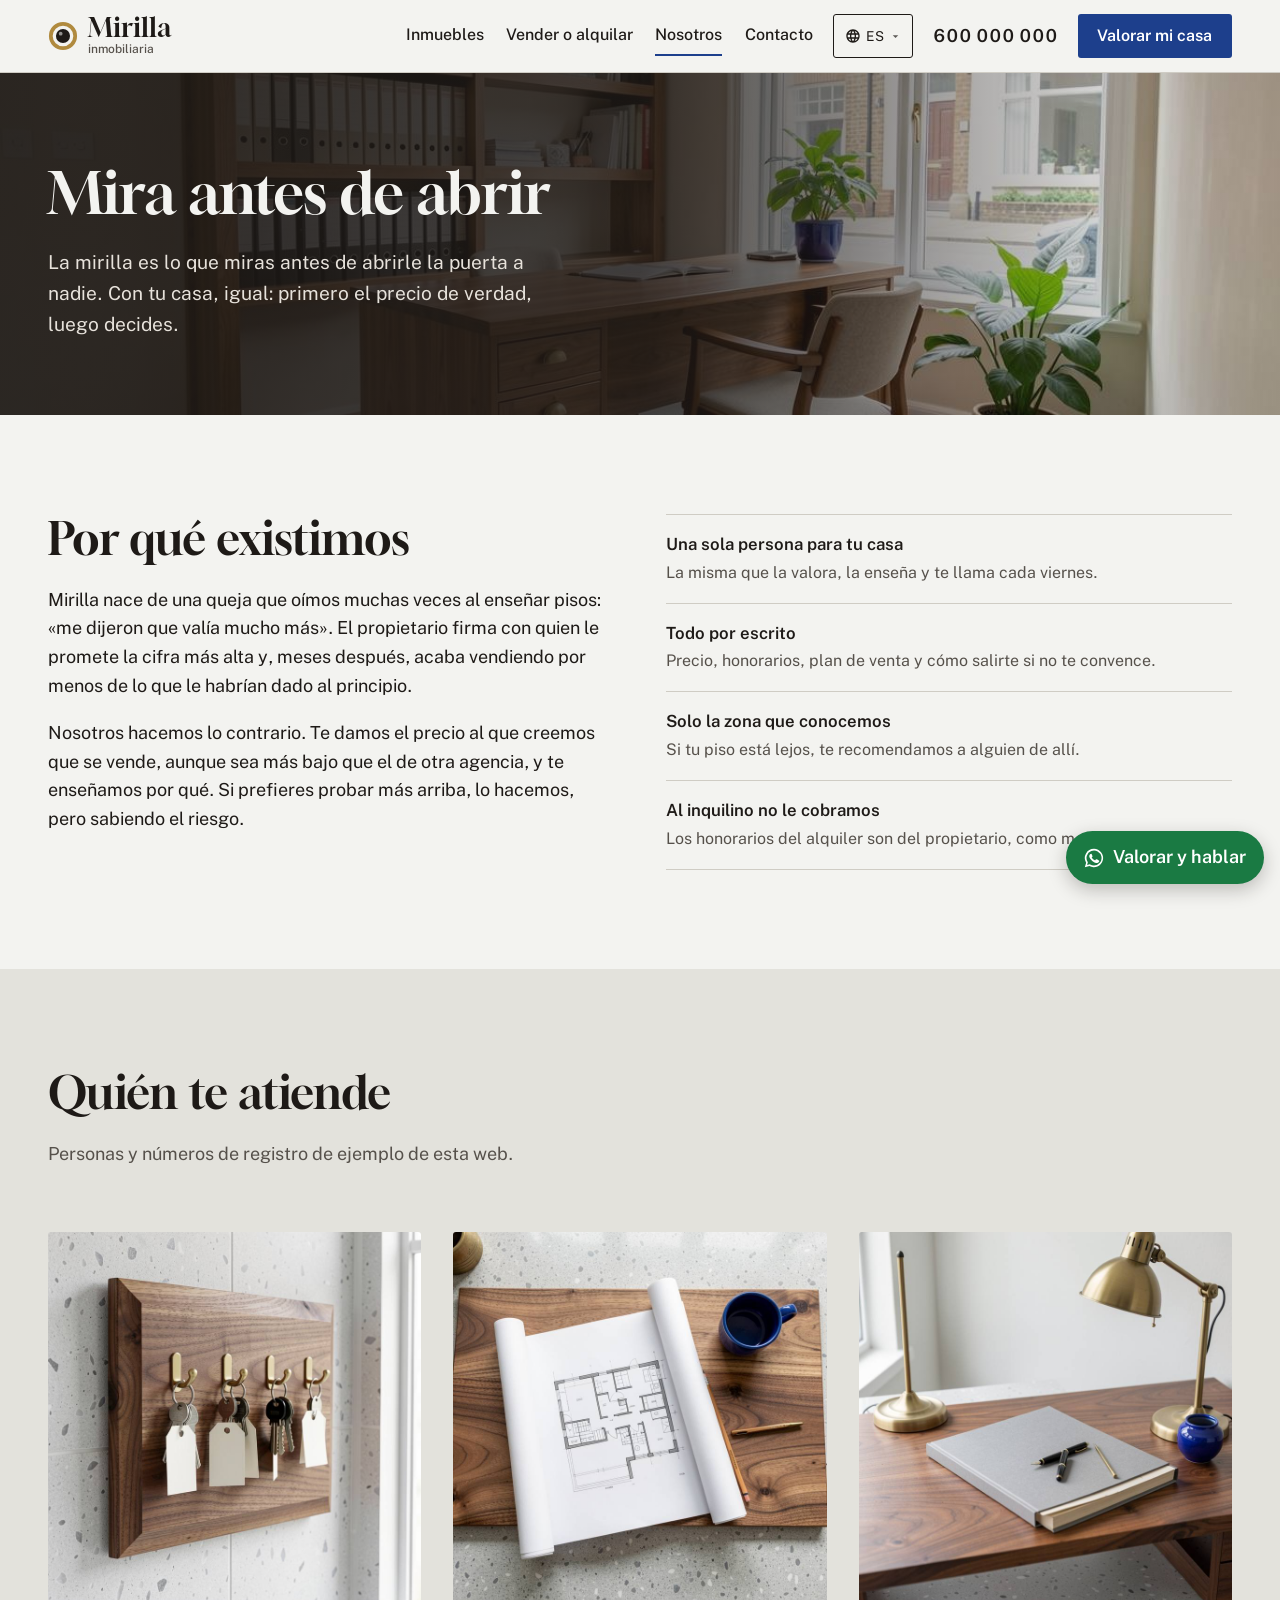
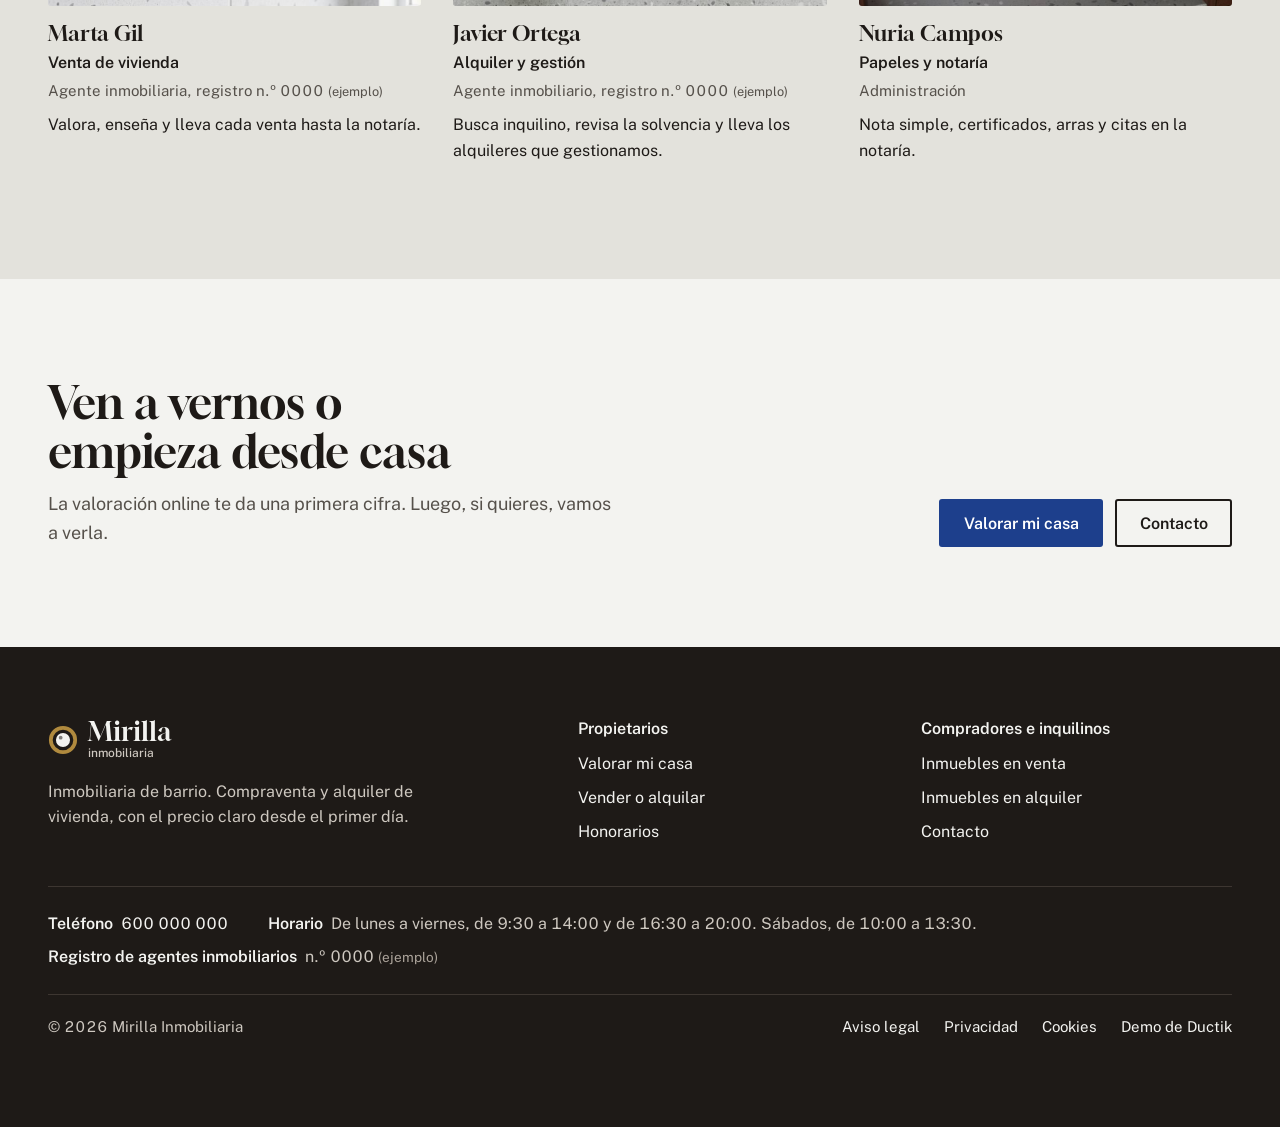
<file: nosotros.html>
<!DOCTYPE html>
<html lang="es">
<head>
  <meta charset="UTF-8">
  <meta name="viewport" content="width=device-width, initial-scale=1">
  <title>Nosotros: una inmobiliaria de barrio | Mirilla Inmobiliaria</title>
  <meta name="description" content="Quiénes somos en Mirilla, cómo trabajamos y por qué te damos el precio de verdad aunque sea más bajo que el de otra agencia.">
  <meta property="og:type" content="website">
  <meta property="og:title" content="Nosotros: una inmobiliaria de barrio | Mirilla Inmobiliaria">
  <meta property="og:description" content="Quiénes somos en Mirilla, cómo trabajamos y por qué te damos el precio de verdad aunque sea más bajo que el de otra agencia.">
  <meta property="og:image" content="https://mirilla-inmobiliaria.pages.dev/assets/img/hero.jpg">
  <meta name="twitter:card" content="summary_large_image">
  <!-- Web de demostració: no s'indexa (PLA.md §Honestedat). -->
  <meta name="robots" content="noindex, nofollow">
  <meta name="theme-color" content="#F3F3F0">
  <link rel="icon" href="assets/favicon.svg" type="image/svg+xml">
  <link rel="preload" href="assets/fonts/gloock.woff2" as="font" type="font/woff2" crossorigin>
  <link rel="preload" href="assets/fonts/public-sans-var.woff2" as="font" type="font/woff2" crossorigin>
  <link rel="preload" href="assets/img/nosotros.jpg" as="image" fetchpriority="high">
  <link rel="stylesheet" href="css/styles.css">
  <script src="js/i18n.js"></script>
</head>
<body>
  <a class="salta" href="#contenido">Saltar al contenido</a>

  <header class="cap">
    <div class="wrap cap-in">
      <a class="marca" href="index.html" aria-label="Mirilla Inmobiliaria, inicio">
        <svg viewBox="0 0 32 32" aria-hidden="true"><circle cx="16" cy="16" r="13" fill="none" stroke="#B08A3E" stroke-width="4"/><circle cx="16" cy="16" r="7.5" fill="currentColor"/><circle cx="13.5" cy="13.5" r="2" fill="#F3F3F0" opacity=".55"/></svg>
        <span>Mirilla<small>inmobiliaria</small></span>
      </a>
      <nav class="nav" id="nav" aria-label="Principal">
        <a href="inmuebles.html">Inmuebles</a>
        <a href="vender.html">Vender o alquilar</a>
        <a href="nosotros.html">Nosotros</a>
        <a href="contacto.html">Contacto</a>
      </nav>
      <!-- Desplegable d'idioma (plantilla: <skill web-demo>/assets/i18n/tria-idioma.html).
           NOMÉS existeix si el JS ha arrencat: js/i18n.js posa `te-js` a
           l'<html> des del <head>. Un control mort val menys que cap control. -->
      <div class="tria-idioma" data-idioma-tria>
        <button class="tria-idioma-boto" type="button" data-idioma-boto
                aria-expanded="false" aria-haspopup="true"
                aria-label="Idioma de la página">
          <svg viewBox="0 0 24 24" aria-hidden="true" focusable="false"><path d="M12 2C6.48 2 2 6.48 2 12s4.48 10 10 10 10-4.48 10-10S17.52 2 12 2Zm6.93 6h-2.95a15.65 15.65 0 0 0-1.38-3.56A8.03 8.03 0 0 1 18.92 8ZM12 4.04c.83 1.2 1.48 2.53 1.91 3.96h-3.82c.43-1.43 1.08-2.76 1.91-3.96ZM4.26 14a7.85 7.85 0 0 1 0-4h3.38a16.6 16.6 0 0 0-.14 2c0 .68.06 1.34.14 2Zm.82 2h2.95c.32 1.25.78 2.45 1.38 3.56A7.99 7.99 0 0 1 5.08 16Zm2.95-8H5.08a7.99 7.99 0 0 1 4.33-3.56A15.65 15.65 0 0 0 8.03 8ZM12 19.96c-.83-1.2-1.48-2.53-1.91-3.96h3.82c-.43 1.43-1.08 2.76-1.91 3.96ZM14.34 14H9.66c-.09-.66-.16-1.32-.16-2 0-.68.07-1.35.16-2h4.68c.09.65.16 1.32.16 2 0 .68-.07 1.34-.16 2Zm.25 5.56c.6-1.11 1.06-2.31 1.38-3.56h2.95a8.03 8.03 0 0 1-4.33 3.56ZM16.36 14c.08-.66.14-1.32.14-2 0-.68-.06-1.34-.14-2h3.38a7.85 7.85 0 0 1 0 4Z"/></svg>
          <span data-idioma-actual data-sense-traduir>ES</span>
          <svg class="tria-idioma-punta" viewBox="0 0 24 24" aria-hidden="true" focusable="false"><path d="M12 15 6 9h12z"/></svg>
        </button>
        <!-- Cada idioma es diu com es diu ell mateix, no traduït: qui busca la
             seva llengua busca la paraula que coneix. Sempre CA · ES · EN. -->
        <ul class="tria-idioma-menu" data-idioma-menu data-sense-traduir hidden>
          <li><button type="button" data-idioma-opcio="ca" lang="ca">Català</button></li>
          <li><button type="button" data-idioma-opcio="es" lang="es">Castellano</button></li>
          <li><button type="button" data-idioma-opcio="en" lang="en">English</button></li>
        </ul>
      </div>
      <a class="cap-tel" href="tel:+34600000000">600 000 000</a>
      <a class="btn btn-principal" href="valoracion.html">Valorar mi casa</a>
      <button class="nav-obre" type="button" aria-expanded="false" aria-controls="nav"><span></span><span class="visually-hidden">Menú</span></button>
    </div>
  </header>

  <main id="contenido">
    <section class="hero hero-compacte" aria-labelledby="h-hero">
      <img class="hero-img" src="assets/img/nosotros.jpg" alt="" width="1200" height="800" fetchpriority="high">
      <div class="wrap hero-in">
        <h1 id="h-hero">Mira antes de abrir</h1>
        <p class="hero-sub">La mirilla es lo que miras antes de abrirle la puerta a nadie. Con tu casa, igual: primero el precio de verdad, luego decides.</p>
      </div>
    </section>

    <section class="seccio" aria-labelledby="h-relat">
      <div class="wrap dues-col">
        <div>
          <h2 id="h-relat">Por qué existimos</h2>
          <p>Mirilla nace de una queja que oímos muchas veces al enseñar pisos: «me dijeron que valía mucho más». El propietario firma con quien le promete la cifra más alta y, meses después, acaba vendiendo por menos de lo que le habrían dado al principio.</p>
          <p>Nosotros hacemos lo contrario. Te damos el precio al que creemos que se vende, aunque sea más bajo que el de otra agencia, y te enseñamos por qué. Si prefieres probar más arriba, lo hacemos, pero sabiendo el riesgo.</p>
        </div>
        <ul class="llista-filets">
          <li><strong>Una sola persona para tu casa</strong><span>La misma que la valora, la enseña y te llama cada viernes.</span></li>
          <li><strong>Todo por escrito</strong><span>Precio, honorarios, plan de venta y cómo salirte si no te convence.</span></li>
          <li><strong>Solo la zona que conocemos</strong><span>Si tu piso está lejos, te recomendamos a alguien de allí.</span></li>
          <li><strong>Al inquilino no le cobramos</strong><span>Los honorarios del alquiler son del propietario, como marca la ley.</span></li>
        </ul>
      </div>
    </section>

    <section class="seccio seccio-marmol" aria-labelledby="h-equip">
      <div class="wrap">
        <div class="intro">
          <h2 id="h-equip">Quién te atiende</h2>
          <p>Personas y números de registro de ejemplo de esta web.</p>
        </div>
        <ul class="equip">
          <li>
            <img src="assets/img/equipo-1.jpg" alt="Tablero de nogal con llaves de pisos colgadas y etiquetas en blanco" width="800" height="800" loading="lazy">
            <h3>Marta Gil</h3>
            <p class="rol">Venta de vivienda</p>
            <p class="col">Agente inmobiliaria, registro n.º 0000 <span class="ex">(ejemplo)</span></p>
            <p>Valora, enseña y lleva cada venta hasta la notaría.</p>
          </li>
          <li>
            <img src="assets/img/equipo-2.jpg" alt="Plano de un piso enrollado sobre una mesa de nogal junto a una taza azul" width="800" height="800" loading="lazy">
            <h3>Javier Ortega</h3>
            <p class="rol">Alquiler y gestión</p>
            <p class="col">Agente inmobiliario, registro n.º 0000 <span class="ex">(ejemplo)</span></p>
            <p>Busca inquilino, revisa la solvencia y lleva los alquileres que gestionamos.</p>
          </li>
          <li>
            <img src="assets/img/equipo-3.jpg" alt="Carpeta gris y pluma sobre una mesa de nogal con lámpara de latón" width="800" height="800" loading="lazy">
            <h3>Nuria Campos</h3>
            <p class="rol">Papeles y notaría</p>
            <p class="col">Administración</p>
            <p>Nota simple, certificados, arras y citas en la notaría.</p>
          </li>
        </ul>
      </div>
    </section>

    <section class="seccio cta-final" aria-labelledby="h-cta">
      <div class="wrap">
        <div>
          <h2 id="h-cta">Ven a vernos o empieza desde casa</h2>
          <p>La valoración online te da una primera cifra. Luego, si quieres, vamos a verla.</p>
        </div>
        <div class="botons">
          <a class="btn btn-principal" href="valoracion.html">Valorar mi casa</a>
          <a class="btn btn-linia" href="contacto.html">Contacto</a>
        </div>
      </div>
    </section>
  </main>

  <footer class="peu">
    <div class="wrap">
      <div class="peu-dalt">
        <div>
          <a class="marca" href="index.html" aria-label="Mirilla Inmobiliaria, inicio">
            <svg viewBox="0 0 32 32" aria-hidden="true"><circle cx="16" cy="16" r="13" fill="none" stroke="#B08A3E" stroke-width="4"/><circle cx="16" cy="16" r="7.5" fill="#F3F3F0"/><circle cx="13.5" cy="13.5" r="2" fill="#1E1A17" opacity=".55"/></svg>
            <span>Mirilla<small>inmobiliaria</small></span>
          </a>
          <p>Inmobiliaria de barrio. Compraventa y alquiler de vivienda, con el precio claro desde el primer día.</p>
        </div>
        <div>
          <h2>Propietarios</h2>
          <ul>
            <li><a href="valoracion.html">Valorar mi casa</a></li>
            <li><a href="vender.html">Vender o alquilar</a></li>
            <li><a href="vender.html#honorarios">Honorarios</a></li>
          </ul>
        </div>
        <div>
          <h2>Compradores e inquilinos</h2>
          <ul>
            <li><a href="inmuebles.html?op=venta">Inmuebles en venta</a></li>
            <li><a href="inmuebles.html?op=alquiler">Inmuebles en alquiler</a></li>
            <li><a href="contacto.html">Contacto</a></li>
          </ul>
        </div>
      </div>
      <dl class="peu-dades">
        <div><dt>Teléfono</dt><dd><a href="tel:+34600000000">600 000 000</a></dd></div>
        <div><dt>Horario</dt><dd>De lunes a viernes, de 9:30 a 14:00 y de 16:30 a 20:00. Sábados, de 10:00 a 13:30.</dd></div>
        <div><dt>Registro de agentes inmobiliarios</dt><dd>n.º 0000 <span class="ex">(ejemplo)</span></dd></div>
      </dl>
      <div class="peu-baix">
        <span>© 2026 Mirilla Inmobiliaria</span>
        <a href="aviso-legal.html">Aviso legal</a>
        <a href="privacidad.html">Privacidad</a>
        <a href="cookies.html">Cookies</a>
        <a class="peu-ductik" href="https://ductik.com/">Demo de Ductik</a>
      </div>
    </div>
  </footer>

  <a class="wa-flota" href="valoracion.html" aria-label="Valorar mi casa y hablar por WhatsApp">
    <svg viewBox="0 0 24 24" aria-hidden="true"><path fill="currentColor" d="M12 2a10 10 0 0 0-8.6 15.1L2 22l5-1.3A10 10 0 1 0 12 2Zm0 18.2a8.2 8.2 0 0 1-4.2-1.2l-.3-.2-3 .8.8-2.9-.2-.3A8.2 8.2 0 1 1 12 20.2Zm4.5-6.1c-.2-.1-1.5-.7-1.7-.8s-.4-.1-.6.1-.7.8-.8 1-.3.2-.5.1a6.7 6.7 0 0 1-3.3-2.9c-.3-.4.3-.4.7-1.3a.5.5 0 0 0 0-.5l-.8-1.9c-.2-.5-.4-.4-.6-.4h-.5a1 1 0 0 0-.7.3 3 3 0 0 0-.9 2.2 5.2 5.2 0 0 0 1.1 2.8 11.9 11.9 0 0 0 4.6 4c1.7.7 2.4.8 3.2.7a2.8 2.8 0 0 0 1.8-1.3 2.3 2.3 0 0 0 .2-1.3c-.1-.1-.3-.2-.5-.3Z"/></svg>
    <span>Valorar y hablar</span>
  </a>

  <script src="js/traduccions.js" defer></script>
  <script src="js/main.js" defer></script>
</body>
</html>
</file>
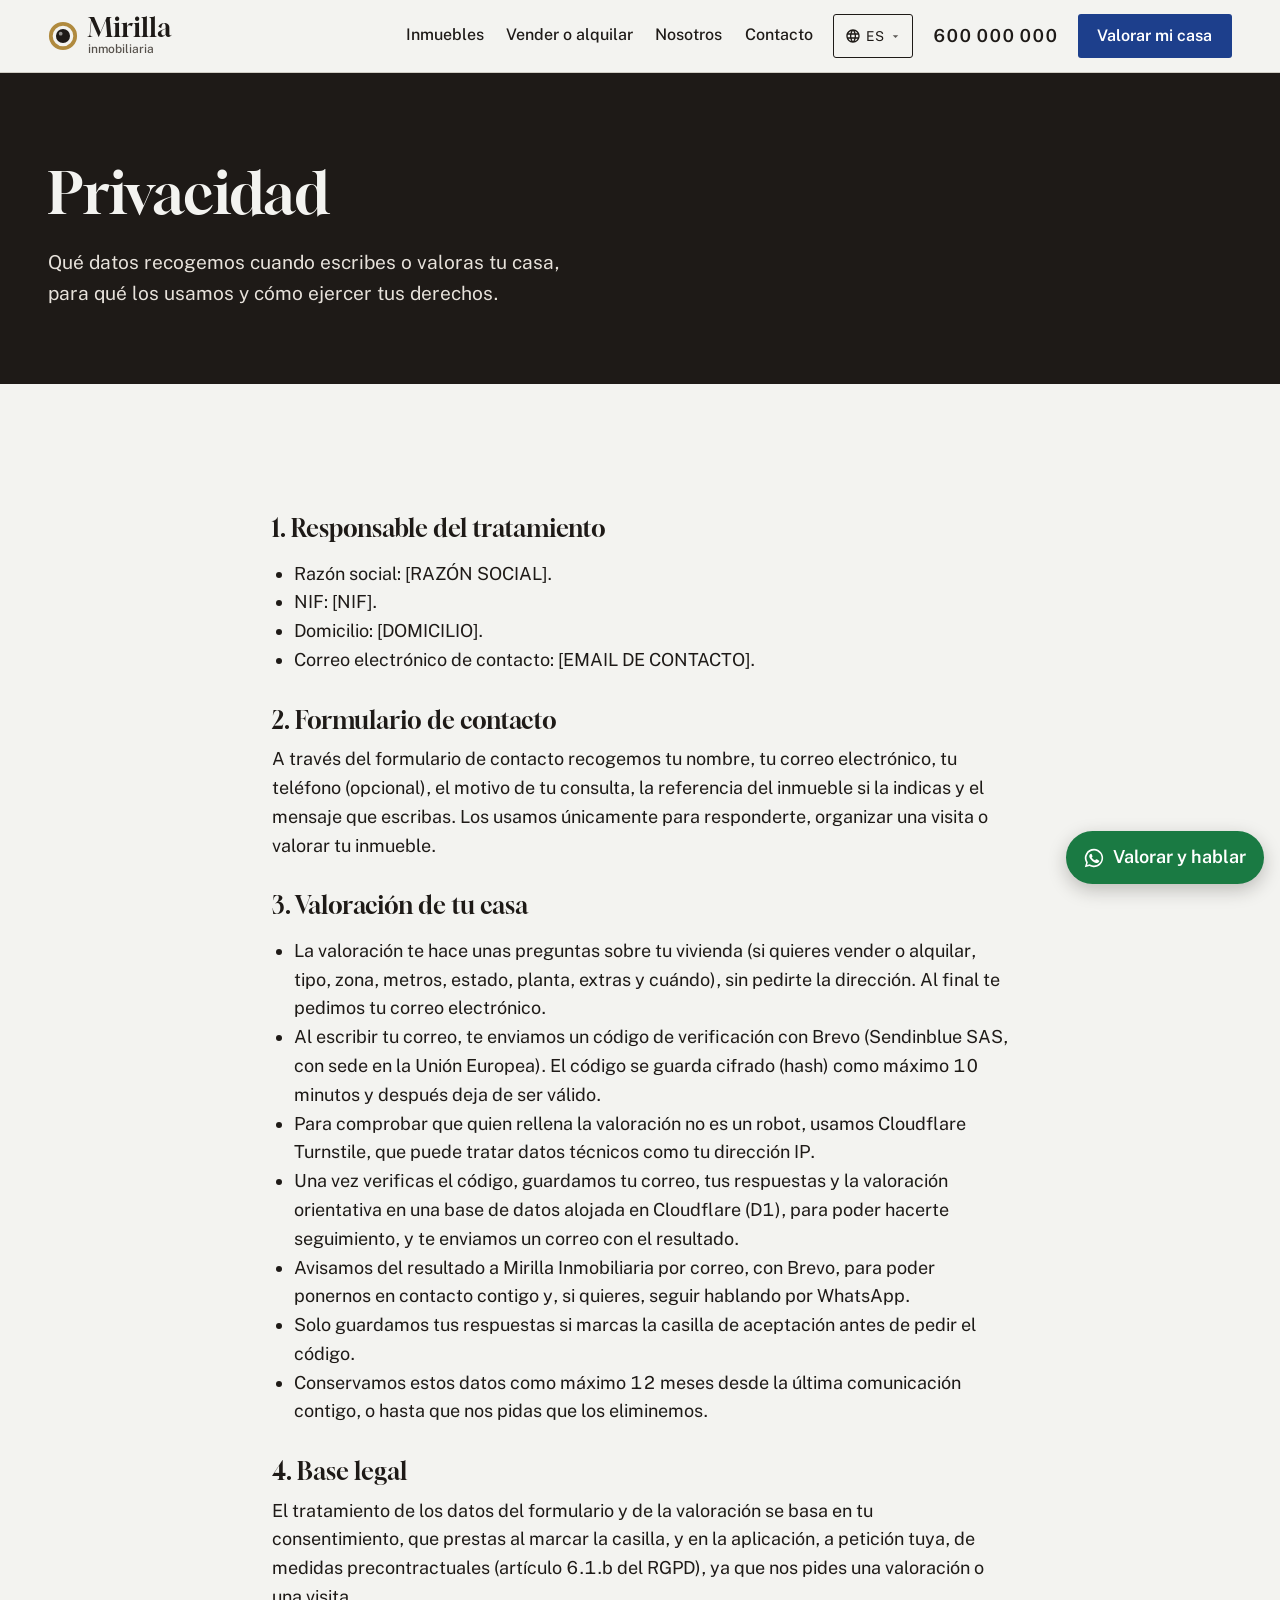
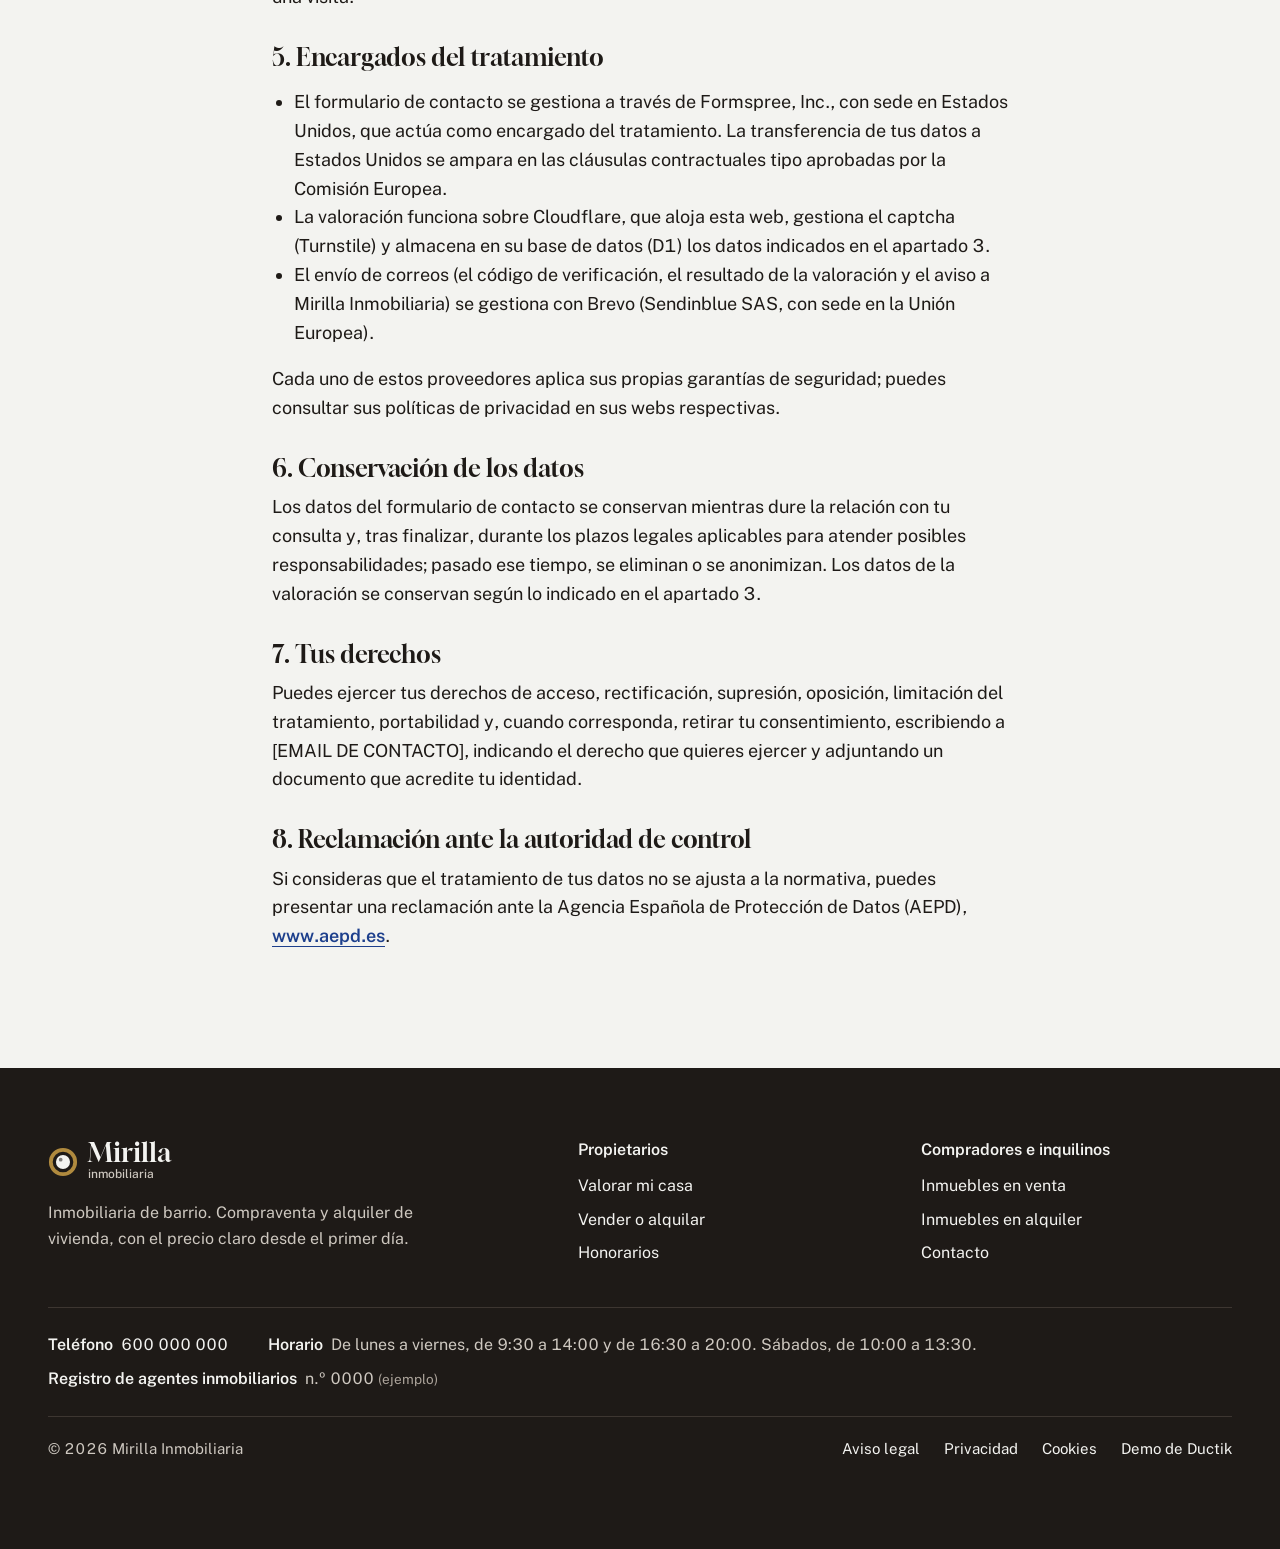
<file: privacidad.html>
<!DOCTYPE html>
<html lang="es">
<head>
  <meta charset="UTF-8">
  <meta name="viewport" content="width=device-width, initial-scale=1">
  <title>Privacidad | Mirilla Inmobiliaria</title>
  <meta name="description" content="Qué datos recoge Mirilla Inmobiliaria cuando escribes o valoras tu casa, para qué los usamos y cómo ejercer tus derechos.">
  <!-- Web de demostració: no s'indexa (PLA.md §Honestedat). -->
  <meta name="robots" content="noindex, nofollow">
  <meta name="theme-color" content="#F3F3F0">
  <link rel="icon" href="assets/favicon.svg" type="image/svg+xml">
  <link rel="preload" href="assets/fonts/gloock.woff2" as="font" type="font/woff2" crossorigin>
  <link rel="preload" href="assets/fonts/public-sans-var.woff2" as="font" type="font/woff2" crossorigin>
  <link rel="stylesheet" href="css/styles.css">
  <script src="js/i18n.js"></script>
</head>
<body>
  <a class="salta" href="#contenido">Saltar al contenido</a>

  <header class="cap">
    <div class="wrap cap-in">
      <a class="marca" href="index.html" aria-label="Mirilla Inmobiliaria, inicio">
        <svg viewBox="0 0 32 32" aria-hidden="true"><circle cx="16" cy="16" r="13" fill="none" stroke="#B08A3E" stroke-width="4"/><circle cx="16" cy="16" r="7.5" fill="currentColor"/><circle cx="13.5" cy="13.5" r="2" fill="#F3F3F0" opacity=".55"/></svg>
        <span>Mirilla<small>inmobiliaria</small></span>
      </a>
      <nav class="nav" id="nav" aria-label="Principal">
        <a href="inmuebles.html">Inmuebles</a>
        <a href="vender.html">Vender o alquilar</a>
        <a href="nosotros.html">Nosotros</a>
        <a href="contacto.html">Contacto</a>
      </nav>
      <!-- Desplegable d'idioma (plantilla: <skill web-demo>/assets/i18n/tria-idioma.html).
           NOMÉS existeix si el JS ha arrencat: js/i18n.js posa `te-js` a
           l'<html> des del <head>. Un control mort val menys que cap control. -->
      <div class="tria-idioma" data-idioma-tria>
        <button class="tria-idioma-boto" type="button" data-idioma-boto
                aria-expanded="false" aria-haspopup="true"
                aria-label="Idioma de la página">
          <svg viewBox="0 0 24 24" aria-hidden="true" focusable="false"><path d="M12 2C6.48 2 2 6.48 2 12s4.48 10 10 10 10-4.48 10-10S17.52 2 12 2Zm6.93 6h-2.95a15.65 15.65 0 0 0-1.38-3.56A8.03 8.03 0 0 1 18.92 8ZM12 4.04c.83 1.2 1.48 2.53 1.91 3.96h-3.82c.43-1.43 1.08-2.76 1.91-3.96ZM4.26 14a7.85 7.85 0 0 1 0-4h3.38a16.6 16.6 0 0 0-.14 2c0 .68.06 1.34.14 2Zm.82 2h2.95c.32 1.25.78 2.45 1.38 3.56A7.99 7.99 0 0 1 5.08 16Zm2.95-8H5.08a7.99 7.99 0 0 1 4.33-3.56A15.65 15.65 0 0 0 8.03 8ZM12 19.96c-.83-1.2-1.48-2.53-1.91-3.96h3.82c-.43 1.43-1.08 2.76-1.91 3.96ZM14.34 14H9.66c-.09-.66-.16-1.32-.16-2 0-.68.07-1.35.16-2h4.68c.09.65.16 1.32.16 2 0 .68-.07 1.34-.16 2Zm.25 5.56c.6-1.11 1.06-2.31 1.38-3.56h2.95a8.03 8.03 0 0 1-4.33 3.56ZM16.36 14c.08-.66.14-1.32.14-2 0-.68-.06-1.34-.14-2h3.38a7.85 7.85 0 0 1 0 4Z"/></svg>
          <span data-idioma-actual data-sense-traduir>ES</span>
          <svg class="tria-idioma-punta" viewBox="0 0 24 24" aria-hidden="true" focusable="false"><path d="M12 15 6 9h12z"/></svg>
        </button>
        <!-- Cada idioma es diu com es diu ell mateix, no traduït: qui busca la
             seva llengua busca la paraula que coneix. Sempre CA · ES · EN. -->
        <ul class="tria-idioma-menu" data-idioma-menu data-sense-traduir hidden>
          <li><button type="button" data-idioma-opcio="ca" lang="ca">Català</button></li>
          <li><button type="button" data-idioma-opcio="es" lang="es">Castellano</button></li>
          <li><button type="button" data-idioma-opcio="en" lang="en">English</button></li>
        </ul>
      </div>
      <a class="cap-tel" href="tel:+34600000000">600 000 000</a>
      <a class="btn btn-principal" href="valoracion.html">Valorar mi casa</a>
      <button class="nav-obre" type="button" aria-expanded="false" aria-controls="nav"><span></span><span class="visually-hidden">Menú</span></button>
    </div>
  </header>

  <main id="contenido">
    <section class="hero hero-compacte">
      <div class="wrap hero-in">
        <h1>Privacidad</h1>
        <p class="hero-sub">Qué datos recogemos cuando escribes o valoras tu casa, para qué los usamos y cómo ejercer tus derechos.</p>
      </div>
    </section>

    <section class="seccio">
      <div class="wrap legal">
        <h2>1. Responsable del tratamiento</h2>
        <ul>
          <li>Razón social: [RAZÓN SOCIAL].</li>
          <li>NIF: [NIF].</li>
          <li>Domicilio: [DOMICILIO].</li>
          <li>Correo electrónico de contacto: [EMAIL DE CONTACTO].</li>
        </ul>

        <h2>2. Formulario de contacto</h2>
        <p>A través del formulario de contacto recogemos tu nombre, tu correo electrónico, tu teléfono (opcional), el motivo de tu consulta, la referencia del inmueble si la indicas y el mensaje que escribas. Los usamos únicamente para responderte, organizar una visita o valorar tu inmueble.</p>

        <h2>3. Valoración de tu casa</h2>
        <ul>
          <li>La valoración te hace unas preguntas sobre tu vivienda (si quieres vender o alquilar, tipo, zona, metros, estado, planta, extras y cuándo), sin pedirte la dirección. Al final te pedimos tu correo electrónico.</li>
          <li>Al escribir tu correo, te enviamos un código de verificación con Brevo (Sendinblue SAS, con sede en la Unión Europea). El código se guarda cifrado (hash) como máximo 10 minutos y después deja de ser válido.</li>
          <li>Para comprobar que quien rellena la valoración no es un robot, usamos Cloudflare Turnstile, que puede tratar datos técnicos como tu dirección IP.</li>
          <li>Una vez verificas el código, guardamos tu correo, tus respuestas y la valoración orientativa en una base de datos alojada en Cloudflare (D1), para poder hacerte seguimiento, y te enviamos un correo con el resultado.</li>
          <li>Avisamos del resultado a Mirilla Inmobiliaria por correo, con Brevo, para poder ponernos en contacto contigo y, si quieres, seguir hablando por WhatsApp.</li>
          <li>Solo guardamos tus respuestas si marcas la casilla de aceptación antes de pedir el código.</li>
          <li>Conservamos estos datos como máximo 12 meses desde la última comunicación contigo, o hasta que nos pidas que los eliminemos.</li>
        </ul>

        <h2>4. Base legal</h2>
        <p>El tratamiento de los datos del formulario y de la valoración se basa en tu consentimiento, que prestas al marcar la casilla, y en la aplicación, a petición tuya, de medidas precontractuales (artículo 6.1.b del RGPD), ya que nos pides una valoración o una visita.</p>

        <h2>5. Encargados del tratamiento</h2>
        <ul>
          <li>El formulario de contacto se gestiona a través de Formspree, Inc., con sede en Estados Unidos, que actúa como encargado del tratamiento. La transferencia de tus datos a Estados Unidos se ampara en las cláusulas contractuales tipo aprobadas por la Comisión Europea.</li>
          <li>La valoración funciona sobre Cloudflare, que aloja esta web, gestiona el captcha (Turnstile) y almacena en su base de datos (D1) los datos indicados en el apartado 3.</li>
          <li>El envío de correos (el código de verificación, el resultado de la valoración y el aviso a Mirilla Inmobiliaria) se gestiona con Brevo (Sendinblue SAS, con sede en la Unión Europea).</li>
        </ul>
        <p>Cada uno de estos proveedores aplica sus propias garantías de seguridad; puedes consultar sus políticas de privacidad en sus webs respectivas.</p>

        <h2>6. Conservación de los datos</h2>
        <p>Los datos del formulario de contacto se conservan mientras dure la relación con tu consulta y, tras finalizar, durante los plazos legales aplicables para atender posibles responsabilidades; pasado ese tiempo, se eliminan o se anonimizan. Los datos de la valoración se conservan según lo indicado en el apartado 3.</p>

        <h2>7. Tus derechos</h2>
        <p>Puedes ejercer tus derechos de acceso, rectificación, supresión, oposición, limitación del tratamiento, portabilidad y, cuando corresponda, retirar tu consentimiento, escribiendo a [EMAIL DE CONTACTO], indicando el derecho que quieres ejercer y adjuntando un documento que acredite tu identidad.</p>

        <h2>8. Reclamación ante la autoridad de control</h2>
        <p>Si consideras que el tratamiento de tus datos no se ajusta a la normativa, puedes presentar una reclamación ante la Agencia Española de Protección de Datos (AEPD), <a class="enllac" href="https://www.aepd.es" target="_blank" rel="noopener">www.aepd.es</a>.</p>
      </div>
    </section>
  </main>

  <footer class="peu">
    <div class="wrap">
      <div class="peu-dalt">
        <div>
          <a class="marca" href="index.html" aria-label="Mirilla Inmobiliaria, inicio">
            <svg viewBox="0 0 32 32" aria-hidden="true"><circle cx="16" cy="16" r="13" fill="none" stroke="#B08A3E" stroke-width="4"/><circle cx="16" cy="16" r="7.5" fill="#F3F3F0"/><circle cx="13.5" cy="13.5" r="2" fill="#1E1A17" opacity=".55"/></svg>
            <span>Mirilla<small>inmobiliaria</small></span>
          </a>
          <p>Inmobiliaria de barrio. Compraventa y alquiler de vivienda, con el precio claro desde el primer día.</p>
        </div>
        <div>
          <h2>Propietarios</h2>
          <ul>
            <li><a href="valoracion.html">Valorar mi casa</a></li>
            <li><a href="vender.html">Vender o alquilar</a></li>
            <li><a href="vender.html#honorarios">Honorarios</a></li>
          </ul>
        </div>
        <div>
          <h2>Compradores e inquilinos</h2>
          <ul>
            <li><a href="inmuebles.html?op=venta">Inmuebles en venta</a></li>
            <li><a href="inmuebles.html?op=alquiler">Inmuebles en alquiler</a></li>
            <li><a href="contacto.html">Contacto</a></li>
          </ul>
        </div>
      </div>
      <dl class="peu-dades">
        <div><dt>Teléfono</dt><dd><a href="tel:+34600000000">600 000 000</a></dd></div>
        <div><dt>Horario</dt><dd>De lunes a viernes, de 9:30 a 14:00 y de 16:30 a 20:00. Sábados, de 10:00 a 13:30.</dd></div>
        <div><dt>Registro de agentes inmobiliarios</dt><dd>n.º 0000 <span class="ex">(ejemplo)</span></dd></div>
      </dl>
      <div class="peu-baix">
        <span>© 2026 Mirilla Inmobiliaria</span>
        <a href="aviso-legal.html">Aviso legal</a>
        <a href="privacidad.html">Privacidad</a>
        <a href="cookies.html">Cookies</a>
        <a class="peu-ductik" href="https://ductik.com/">Demo de Ductik</a>
      </div>
    </div>
  </footer>

  <a class="wa-flota" href="valoracion.html" aria-label="Valorar mi casa y hablar por WhatsApp">
    <svg viewBox="0 0 24 24" aria-hidden="true"><path fill="currentColor" d="M12 2a10 10 0 0 0-8.6 15.1L2 22l5-1.3A10 10 0 1 0 12 2Zm0 18.2a8.2 8.2 0 0 1-4.2-1.2l-.3-.2-3 .8.8-2.9-.2-.3A8.2 8.2 0 1 1 12 20.2Zm4.5-6.1c-.2-.1-1.5-.7-1.7-.8s-.4-.1-.6.1-.7.8-.8 1-.3.2-.5.1a6.7 6.7 0 0 1-3.3-2.9c-.3-.4.3-.4.7-1.3a.5.5 0 0 0 0-.5l-.8-1.9c-.2-.5-.4-.4-.6-.4h-.5a1 1 0 0 0-.7.3 3 3 0 0 0-.9 2.2 5.2 5.2 0 0 0 1.1 2.8 11.9 11.9 0 0 0 4.6 4c1.7.7 2.4.8 3.2.7a2.8 2.8 0 0 0 1.8-1.3 2.3 2.3 0 0 0 .2-1.3c-.1-.1-.3-.2-.5-.3Z"/></svg>
    <span>Valorar y hablar</span>
  </a>

  <script src="js/traduccions.js" defer></script>
  <script src="js/main.js" defer></script>
</body>
</html>
</file>
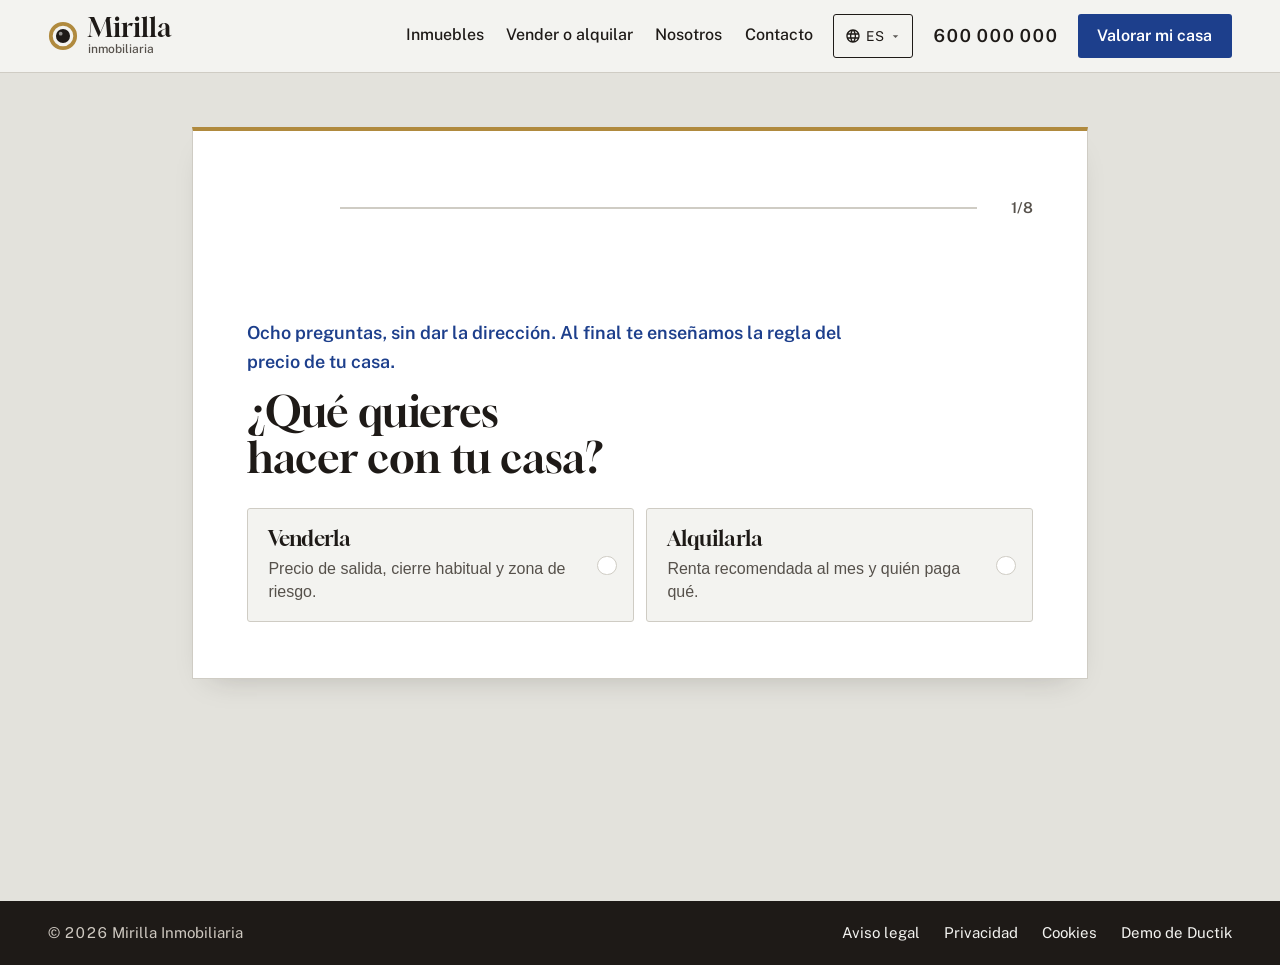
<file: valoracion.html>
<!DOCTYPE html>
<html lang="es">
<head>
  <meta charset="UTF-8">
  <meta name="viewport" content="width=device-width, initial-scale=1">
  <title>Valora tu casa en un minuto | Mirilla Inmobiliaria</title>
  <meta name="description" content="Contesta ocho preguntas sobre tu casa y recibe una valoración orientativa: precio de salida, cierre habitual y a partir de qué cifra se queda meses en los portales.">
  <meta property="og:type" content="website">
  <meta property="og:title" content="Valora tu casa en un minuto | Mirilla Inmobiliaria">
  <meta property="og:description" content="Contesta ocho preguntas sobre tu casa y recibe una valoración orientativa: precio de salida, cierre habitual y a partir de qué cifra se queda meses en los portales.">
  <meta property="og:image" content="https://mirilla-inmobiliaria.pages.dev/assets/img/hero.jpg">
  <meta name="twitter:card" content="summary_large_image">
  <!-- Web de demostració: no s'indexa (PLA.md §Honestedat). -->
  <meta name="robots" content="noindex, nofollow">
  <meta name="theme-color" content="#F3F3F0">
  <link rel="icon" href="assets/favicon.svg" type="image/svg+xml">
  <link rel="preload" href="assets/fonts/gloock.woff2" as="font" type="font/woff2" crossorigin>
  <link rel="preload" href="assets/fonts/public-sans-var.woff2" as="font" type="font/woff2" crossorigin>
  <link rel="stylesheet" href="css/styles.css">
  <link rel="stylesheet" href="css/calculadora.css">
  <script src="js/i18n.js"></script>
</head>
<body>
  <a class="salta" href="#contenido">Saltar al contenido</a>

  <header class="cap">
    <div class="wrap cap-in">
      <a class="marca" href="index.html" aria-label="Mirilla Inmobiliaria, inicio">
        <svg viewBox="0 0 32 32" aria-hidden="true"><circle cx="16" cy="16" r="13" fill="none" stroke="#B08A3E" stroke-width="4"/><circle cx="16" cy="16" r="7.5" fill="currentColor"/><circle cx="13.5" cy="13.5" r="2" fill="#F3F3F0" opacity=".55"/></svg>
        <span>Mirilla<small>inmobiliaria</small></span>
      </a>
      <nav class="nav" id="nav" aria-label="Principal">
        <a href="inmuebles.html">Inmuebles</a>
        <a href="vender.html">Vender o alquilar</a>
        <a href="nosotros.html">Nosotros</a>
        <a href="contacto.html">Contacto</a>
      </nav>
      <!-- Desplegable d'idioma (plantilla: <skill web-demo>/assets/i18n/tria-idioma.html).
           NOMÉS existeix si el JS ha arrencat: js/i18n.js posa `te-js` a
           l'<html> des del <head>. Un control mort val menys que cap control. -->
      <div class="tria-idioma" data-idioma-tria>
        <button class="tria-idioma-boto" type="button" data-idioma-boto
                aria-expanded="false" aria-haspopup="true"
                aria-label="Idioma de la página">
          <svg viewBox="0 0 24 24" aria-hidden="true" focusable="false"><path d="M12 2C6.48 2 2 6.48 2 12s4.48 10 10 10 10-4.48 10-10S17.52 2 12 2Zm6.93 6h-2.95a15.65 15.65 0 0 0-1.38-3.56A8.03 8.03 0 0 1 18.92 8ZM12 4.04c.83 1.2 1.48 2.53 1.91 3.96h-3.82c.43-1.43 1.08-2.76 1.91-3.96ZM4.26 14a7.85 7.85 0 0 1 0-4h3.38a16.6 16.6 0 0 0-.14 2c0 .68.06 1.34.14 2Zm.82 2h2.95c.32 1.25.78 2.45 1.38 3.56A7.99 7.99 0 0 1 5.08 16Zm2.95-8H5.08a7.99 7.99 0 0 1 4.33-3.56A15.65 15.65 0 0 0 8.03 8ZM12 19.96c-.83-1.2-1.48-2.53-1.91-3.96h3.82c-.43 1.43-1.08 2.76-1.91 3.96ZM14.34 14H9.66c-.09-.66-.16-1.32-.16-2 0-.68.07-1.35.16-2h4.68c.09.65.16 1.32.16 2 0 .68-.07 1.34-.16 2Zm.25 5.56c.6-1.11 1.06-2.31 1.38-3.56h2.95a8.03 8.03 0 0 1-4.33 3.56ZM16.36 14c.08-.66.14-1.32.14-2 0-.68-.06-1.34-.14-2h3.38a7.85 7.85 0 0 1 0 4Z"/></svg>
          <span data-idioma-actual data-sense-traduir>ES</span>
          <svg class="tria-idioma-punta" viewBox="0 0 24 24" aria-hidden="true" focusable="false"><path d="M12 15 6 9h12z"/></svg>
        </button>
        <!-- Cada idioma es diu com es diu ell mateix, no traduït: qui busca la
             seva llengua busca la paraula que coneix. Sempre CA · ES · EN. -->
        <ul class="tria-idioma-menu" data-idioma-menu data-sense-traduir hidden>
          <li><button type="button" data-idioma-opcio="ca" lang="ca">Català</button></li>
          <li><button type="button" data-idioma-opcio="es" lang="es">Castellano</button></li>
          <li><button type="button" data-idioma-opcio="en" lang="en">English</button></li>
        </ul>
      </div>
      <a class="cap-tel" href="tel:+34600000000">600 000 000</a>
      <a class="btn btn-principal" href="valoracion.html">Valorar mi casa</a>
      <button class="nav-obre" type="button" aria-expanded="false" aria-controls="nav"><span></span><span class="visually-hidden">Menú</span></button>
    </div>
  </header>

  <main id="contenido" class="calc">
    <div class="wrap calc-in">
      <div class="calc-full" id="calc">
        <div class="calc-cap">
          <button class="calc-enrere" type="button" data-calc-enrere hidden>
            <svg viewBox="0 0 24 24" aria-hidden="true"><path d="M15 5l-7 7 7 7" fill="none" stroke="currentColor" stroke-width="2"/></svg>
            Atrás
          </button>
          <div class="calc-progres" role="progressbar" aria-label="Progreso" aria-valuemin="0" aria-valuemax="8" aria-valuenow="0"><i></i></div>
          <p class="calc-comptador" aria-hidden="true"><span data-calc-num>1</span>/<span data-calc-total>8</span></p>
        </div>
        <ul class="calc-resum" data-calc-resum aria-label="Tus respuestas"></ul>

        <!-- 1. Operació -->
        <section class="calc-pas" data-pas="op" aria-labelledby="p-op">
          <p class="calc-intro">Ocho preguntas, sin dar la dirección. Al final te enseñamos la regla del precio de tu casa.</p>
          <h1 id="p-op" tabindex="-1">¿Qué quieres hacer con tu casa?</h1>
          <div class="calc-ops">
            <button class="calc-op" type="button" data-valor="vender"><span class="calc-op-nom">Venderla</span><span class="calc-op-desc">Precio de salida, cierre habitual y zona de riesgo.</span></button>
            <button class="calc-op" type="button" data-valor="alquilar"><span class="calc-op-nom">Alquilarla</span><span class="calc-op-desc">Renta recomendada al mes y quién paga qué.</span></button>
          </div>
        </section>

        <!-- 2. Tipus -->
        <section class="calc-pas" data-pas="tipo" aria-labelledby="p-tipo" hidden>
          <h2 id="p-tipo" tabindex="-1">¿Qué es?</h2>
          <div class="calc-ops calc-ops-dues">
            <button class="calc-op" type="button" data-valor="piso"><span class="calc-op-nom">Piso</span></button>
            <button class="calc-op" type="button" data-valor="atico"><span class="calc-op-nom">Ático</span></button>
            <button class="calc-op" type="button" data-valor="bajo"><span class="calc-op-nom">Bajo con patio</span></button>
            <button class="calc-op" type="button" data-valor="casa"><span class="calc-op-nom">Casa o adosado</span></button>
          </div>
        </section>

        <!-- 3. Zona -->
        <section class="calc-pas" data-pas="zona" aria-labelledby="p-zona" hidden>
          <h2 id="p-zona" tabindex="-1">¿Dónde está?</h2>
          <p class="calc-ajuda">Cada inmobiliaria pone aquí sus barrios y los precios de sus calles. En esta web, las zonas y los precios son de ejemplo.</p>
          <div class="calc-ops calc-ops-dues">
            <button class="calc-op" type="button" data-valor="casco"><span class="calc-op-nom">Casco antiguo</span><span class="calc-op-desc">Edificios antiguos, calles estrechas, todo a pie.</span></button>
            <button class="calc-op" type="button" data-valor="centro"><span class="calc-op-nom">Centro o ensanche</span><span class="calc-op-desc">Avenidas, comercios y transporte.</span></button>
            <button class="calc-op" type="button" data-valor="residencial"><span class="calc-op-nom">Barrio residencial</span><span class="calc-op-desc">Bloques de pisos, colegios y parques.</span></button>
            <button class="calc-op" type="button" data-valor="afueras"><span class="calc-op-nom">Afueras o urbanización</span><span class="calc-op-desc">Casas y chalets, más espacio, coche.</span></button>
          </div>
        </section>

        <!-- 4. Metres -->
        <section class="calc-pas" data-pas="m2" aria-labelledby="p-m2" hidden>
          <h2 id="p-m2" tabindex="-1">¿Cuántos metros construidos tiene?</h2>
          <p class="calc-ajuda">Mueve la barra. Si no lo sabes, mira el recibo del IBI o la escritura; una cifra aproximada vale.</p>
          <div class="calc-slider">
            <output class="calc-xifra" for="calc-m2" aria-hidden="true" data-calc-m2-num>80 m²</output>
            <input type="range" id="calc-m2" min="30" max="250" step="5" value="80" aria-label="Metros construidos">
            <div class="calc-slider-escala" aria-hidden="true"><span data-calc-min>30 m²</span><span data-calc-max>250 m²</span></div>
            <button class="btn btn-principal" type="button" data-calc-continua="m2">Continuar</button>
          </div>
        </section>

        <!-- 5. Estat -->
        <section class="calc-pas" data-pas="estado" aria-labelledby="p-estado" hidden>
          <h2 id="p-estado" tabindex="-1">¿En qué estado está?</h2>
          <div class="calc-ops">
            <button class="calc-op" type="button" data-valor="reformar"><span class="calc-op-nom">Para reformar</span><span class="calc-op-desc">Cocina o baño antiguos, instalaciones viejas.</span></button>
            <button class="calc-op" type="button" data-valor="entrar"><span class="calc-op-nom">Para entrar a vivir</span><span class="calc-op-desc">Bien cuidada, sin obras urgentes.</span></button>
            <button class="calc-op" type="button" data-valor="reformado"><span class="calc-op-nom">Reformada hace poco</span><span class="calc-op-desc">En los últimos diez años.</span></button>
          </div>
        </section>

        <!-- 6. Planta (només pis i àtic) -->
        <section class="calc-pas" data-pas="planta" aria-labelledby="p-planta" hidden>
          <h2 id="p-planta" tabindex="-1">¿En qué planta está?</h2>
          <div class="calc-ops">
            <button class="calc-op" type="button" data-valor="bajo"><span class="calc-op-nom">Bajo o primero</span></button>
            <button class="calc-op" type="button" data-valor="alta"><span class="calc-op-nom">Más arriba, con ascensor</span></button>
            <button class="calc-op" type="button" data-valor="sinascensor"><span class="calc-op-nom">Más arriba, sin ascensor</span></button>
          </div>
        </section>

        <!-- 7. Extres (selecció múltiple) -->
        <section class="calc-pas" data-pas="extras" aria-labelledby="p-extras" hidden>
          <h2 id="p-extras" tabindex="-1">¿Qué más tiene?</h2>
          <p class="calc-ajuda">Marca todo lo que tenga y pulsa Continuar.</p>
          <div class="calc-ops calc-ops-dues" data-multiple>
            <button class="calc-op" type="button" data-valor="terraza"><span class="calc-op-nom">Terraza o patio</span></button>
            <button class="calc-op" type="button" data-valor="garaje"><span class="calc-op-nom">Plaza de garaje</span></button>
            <button class="calc-op" type="button" data-valor="trastero"><span class="calc-op-nom">Trastero</span></button>
            <button class="calc-op" type="button" data-valor="exterior"><span class="calc-op-nom">Exterior y con mucha luz</span></button>
            <button class="calc-op" type="button" data-valor="piscina"><span class="calc-op-nom">Piscina comunitaria</span></button>
            <button class="calc-op" type="button" data-valor="ninguno"><span class="calc-op-nom">Nada de esto</span></button>
          </div>
          <button class="btn btn-principal calc-continua" type="button" data-calc-continua="extras">Continuar</button>
        </section>

        <!-- 8. Quan -->
        <section class="calc-pas" data-pas="cuando" aria-labelledby="p-cuando" hidden>
          <h2 id="p-cuando" tabindex="-1">¿Cuándo te gustaría hacerlo?</h2>
          <div class="calc-ops">
            <button class="calc-op" type="button" data-valor="pronto"><span class="calc-op-nom">En los próximos 3 meses</span></button>
            <button class="calc-op" type="button" data-valor="ano"><span class="calc-op-nom">Este año</span></button>
            <button class="calc-op" type="button" data-valor="mirando"><span class="calc-op-nom">Solo quiero saber cuánto vale</span></button>
          </div>
        </section>

        <!-- Correu + consentiment + captcha -->
        <section class="calc-pas" data-pas="correu" aria-labelledby="p-correu" hidden>
          <h2 id="p-correu" tabindex="-1">Casi está. ¿A qué correo te mandamos la valoración?</h2>
          <p class="calc-ajuda">Te enviamos un código para confirmar que el correo es tuyo. Después verás el resultado aquí mismo. No te llamamos si no nos lo pides.</p>
          <form class="calc-form" data-calc-form-correu novalidate>
            <label for="calc-email">Correo electrónico</label>
            <div class="calc-fila">
              <input id="calc-email" name="email" type="email" autocomplete="email" inputmode="email" required>
              <button class="btn btn-principal" type="submit">Enviar código</button>
            </div>
            <label class="casella calc-consentiment">
              <input type="checkbox" name="consentimiento">
              <span>Acepto que Mirilla Inmobiliaria guarde mis respuestas y mi correo para enviarme la valoración y responderme. Ver la <a href="privacidad.html">política de privacidad</a>.</span>
            </label>
            <div class="calc-captcha" id="calc-turnstile"></div>
            <p class="calc-error" data-calc-error role="alert"></p>
          </form>
        </section>

        <!-- Codi -->
        <section class="calc-pas" data-pas="codi" aria-labelledby="p-codi" hidden>
          <h2 id="p-codi" tabindex="-1">Escribe el código</h2>
          <p class="calc-ajuda">Te hemos enviado un código de 6 cifras a <strong data-calc-correu></strong>. Caduca en 10 minutos.</p>
          <form class="calc-form" data-calc-form-codi novalidate>
            <fieldset class="calc-codi">
              <legend class="visually-hidden">Código de verificación de 6 cifras</legend>
              <input type="text" inputmode="numeric" autocomplete="one-time-code" maxlength="6" aria-label="Cifra 1">
              <input type="text" inputmode="numeric" maxlength="1" aria-label="Cifra 2">
              <input type="text" inputmode="numeric" maxlength="1" aria-label="Cifra 3">
              <input type="text" inputmode="numeric" maxlength="1" aria-label="Cifra 4">
              <input type="text" inputmode="numeric" maxlength="1" aria-label="Cifra 5">
              <input type="text" inputmode="numeric" maxlength="1" aria-label="Cifra 6">
            </fieldset>
            <p class="calc-error" data-calc-error role="alert"></p>
            <div class="calc-accions">
              <button class="calc-enllac" type="button" data-calc-reenvia disabled>¿No te ha llegado? Enviar otra vez</button>
              <button class="calc-enllac" type="button" data-calc-canvia-correu>Cambiar el correo</button>
            </div>
          </form>
        </section>

        <!-- Resultat: la regla del precio -->
        <section class="calc-pas calc-resultat" data-pas="resultat" aria-labelledby="p-resultat" hidden>
          <p class="calc-intro">Aquí tienes tu valoración. Te la hemos enviado también por correo.</p>
          <h2 id="p-resultat" tabindex="-1" data-calc-titol></h2>
          <p class="calc-resum-text" data-calc-descripcio></p>

          <figure class="regla regla-resultat">
            <div class="regla-barra" aria-hidden="true">
              <span class="regla-risc"></span>
              <span class="regla-franja"></span>
              <span class="regla-tanca" data-calc-tanca-marca></span>
            </div>
            <div class="regla-escala" aria-hidden="true"><span data-calc-escala-min></span><span data-calc-escala-max></span></div>
            <ul class="regla-llegenda">
              <li><span class="mostra mostra-franja"></span><strong data-calc-franja-nom></strong><span class="valor" data-calc-franja></span></li>
              <li data-calc-tanca-bloc><span class="mostra mostra-tanca"></span><strong>Cierre habitual</strong><span class="valor" data-calc-tanca></span><span class="expl">Lo que se suele firmar después de negociar.</span></li>
              <li><span class="mostra mostra-risc"></span><strong>Zona de riesgo</strong><span class="valor" data-calc-risc></span><span class="expl" data-calc-risc-expl></span></li>
            </ul>
          </figure>

          <dl class="calc-dades">
            <div><dt>Tiempo orientativo</dt><dd data-calc-temps></dd></div>
            <div><dt>Lo que te costaría con Mirilla</dt><dd data-calc-honoraris></dd></div>
          </dl>
          <p class="calc-avis">Es una valoración orientativa con precios de ejemplo. La confirmamos viendo tu casa, sin compromiso.</p>

          <div class="botons">
            <a class="btn btn-wa calc-wa" data-calc-wa href="#" target="_blank" rel="noopener">
              <svg viewBox="0 0 24 24" aria-hidden="true"><path fill="currentColor" d="M12 2a10 10 0 0 0-8.6 15.1L2 22l5-1.3A10 10 0 1 0 12 2Zm0 18.2a8.2 8.2 0 0 1-4.2-1.2l-.3-.2-3 .8.8-2.9-.2-.3A8.2 8.2 0 1 1 12 20.2Zm4.5-6.1c-.2-.1-1.5-.7-1.7-.8s-.4-.1-.6.1-.7.8-.8 1-.3.2-.5.1a6.7 6.7 0 0 1-3.3-2.9c-.3-.4.3-.4.7-1.3a.5.5 0 0 0 0-.5l-.8-1.9c-.2-.5-.4-.4-.6-.4h-.5a1 1 0 0 0-.7.3 3 3 0 0 0-.9 2.2 5.2 5.2 0 0 0 1.1 2.8 11.9 11.9 0 0 0 4.6 4c1.7.7 2.4.8 3.2.7a2.8 2.8 0 0 0 1.8-1.3 2.3 2.3 0 0 0 .2-1.3c-.1-.1-.3-.2-.5-.3Z"/></svg>
              Pedir visita por WhatsApp
            </a>
            <a class="btn btn-linia" href="tel:+34600000000">Llamar</a>
          </div>
          <p class="nota">Se abrirá WhatsApp con tu valoración ya resumida. Solo tienes que enviarla.</p>
          <div class="calc-accions">
            <a class="calc-enllac" href="contacto.html?motivo=vender" data-calc-escriu>Prefiero que me escribáis</a>
            <button class="calc-enllac" type="button" data-calc-reinicia>Hacer otra valoración</button>
          </div>
        </section>
      </div>
    </div>
  </main>

  <footer class="peu peu-mini">
    <div class="wrap">
      <div class="peu-baix">
        <span>© 2026 Mirilla Inmobiliaria</span>
        <a href="aviso-legal.html">Aviso legal</a>
        <a href="privacidad.html">Privacidad</a>
        <a href="cookies.html">Cookies</a>
        <a class="peu-ductik" href="https://ductik.com/">Demo de Ductik</a>
      </div>
    </div>
  </footer>

  <script src="js/traduccions.js" defer></script>
  <script src="js/main.js" defer></script>
  <script src="js/calculadora.js" defer></script>
</body>
</html>
</file>
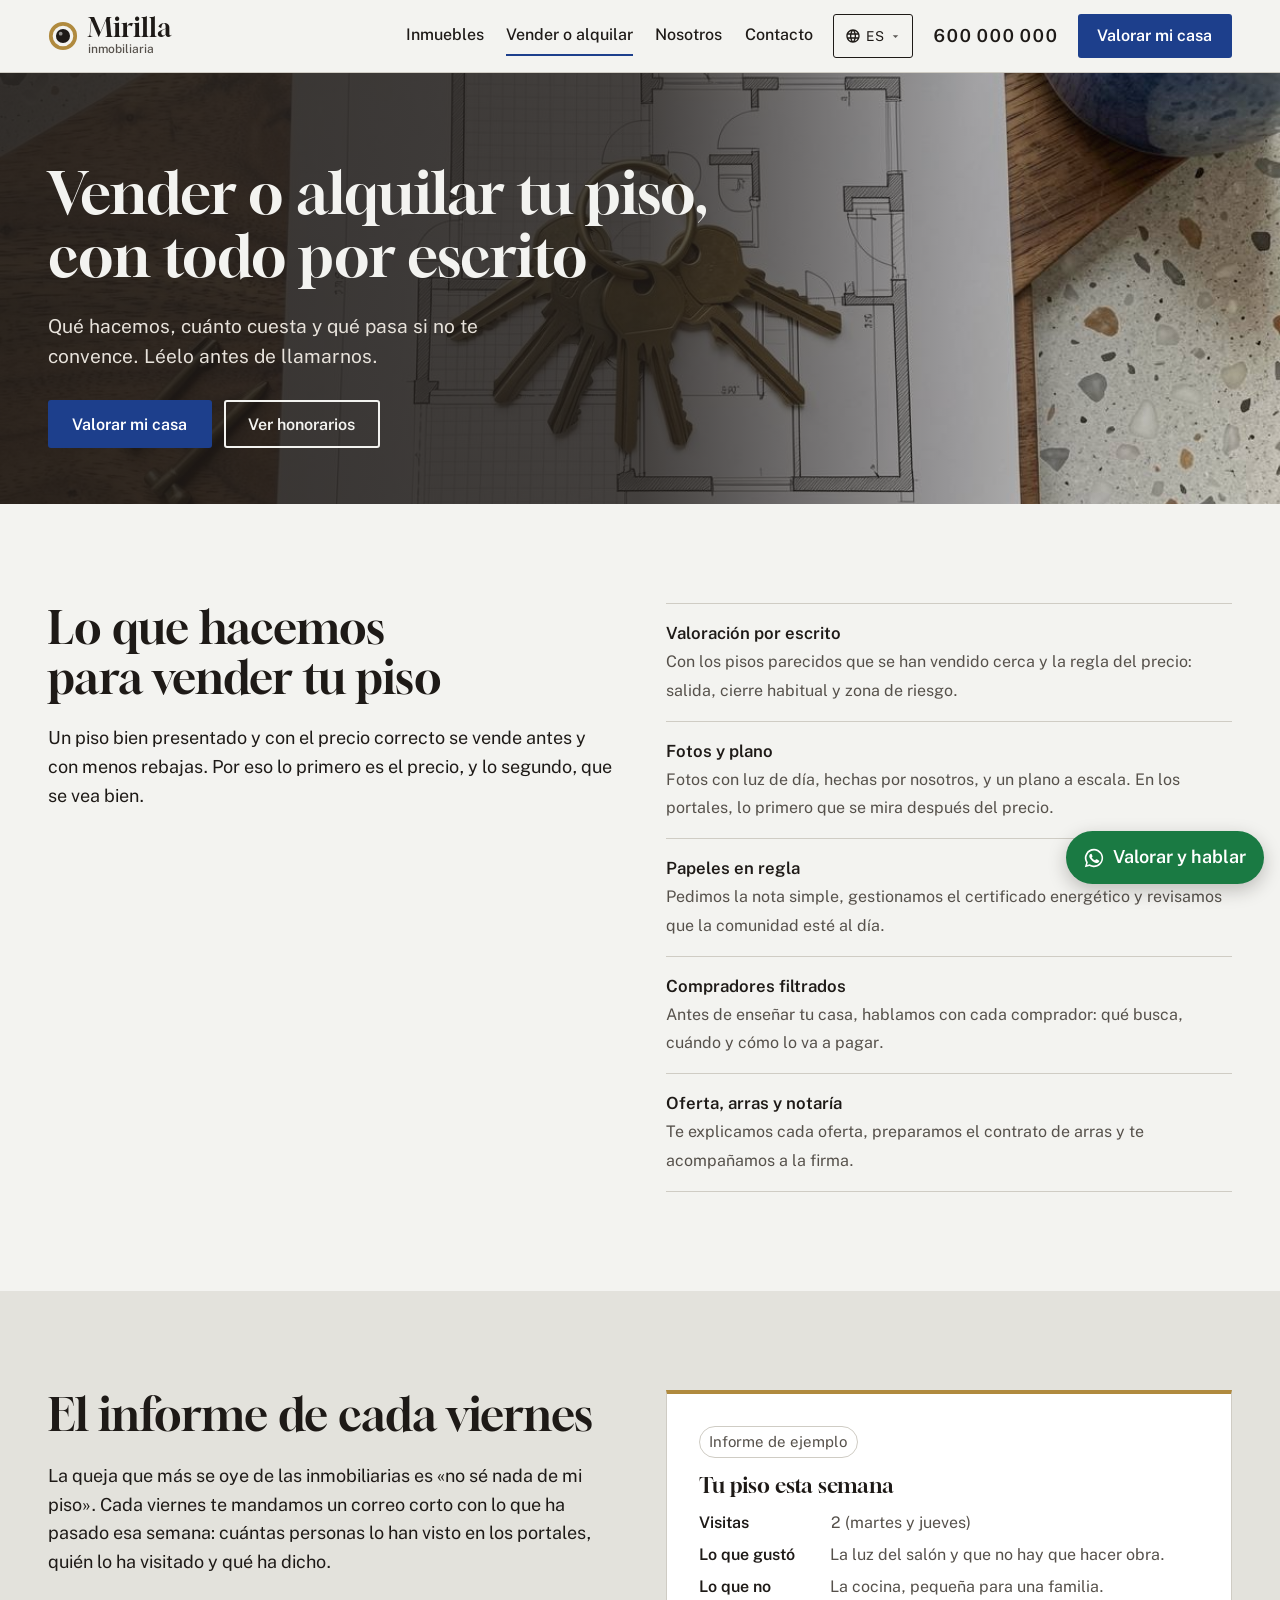
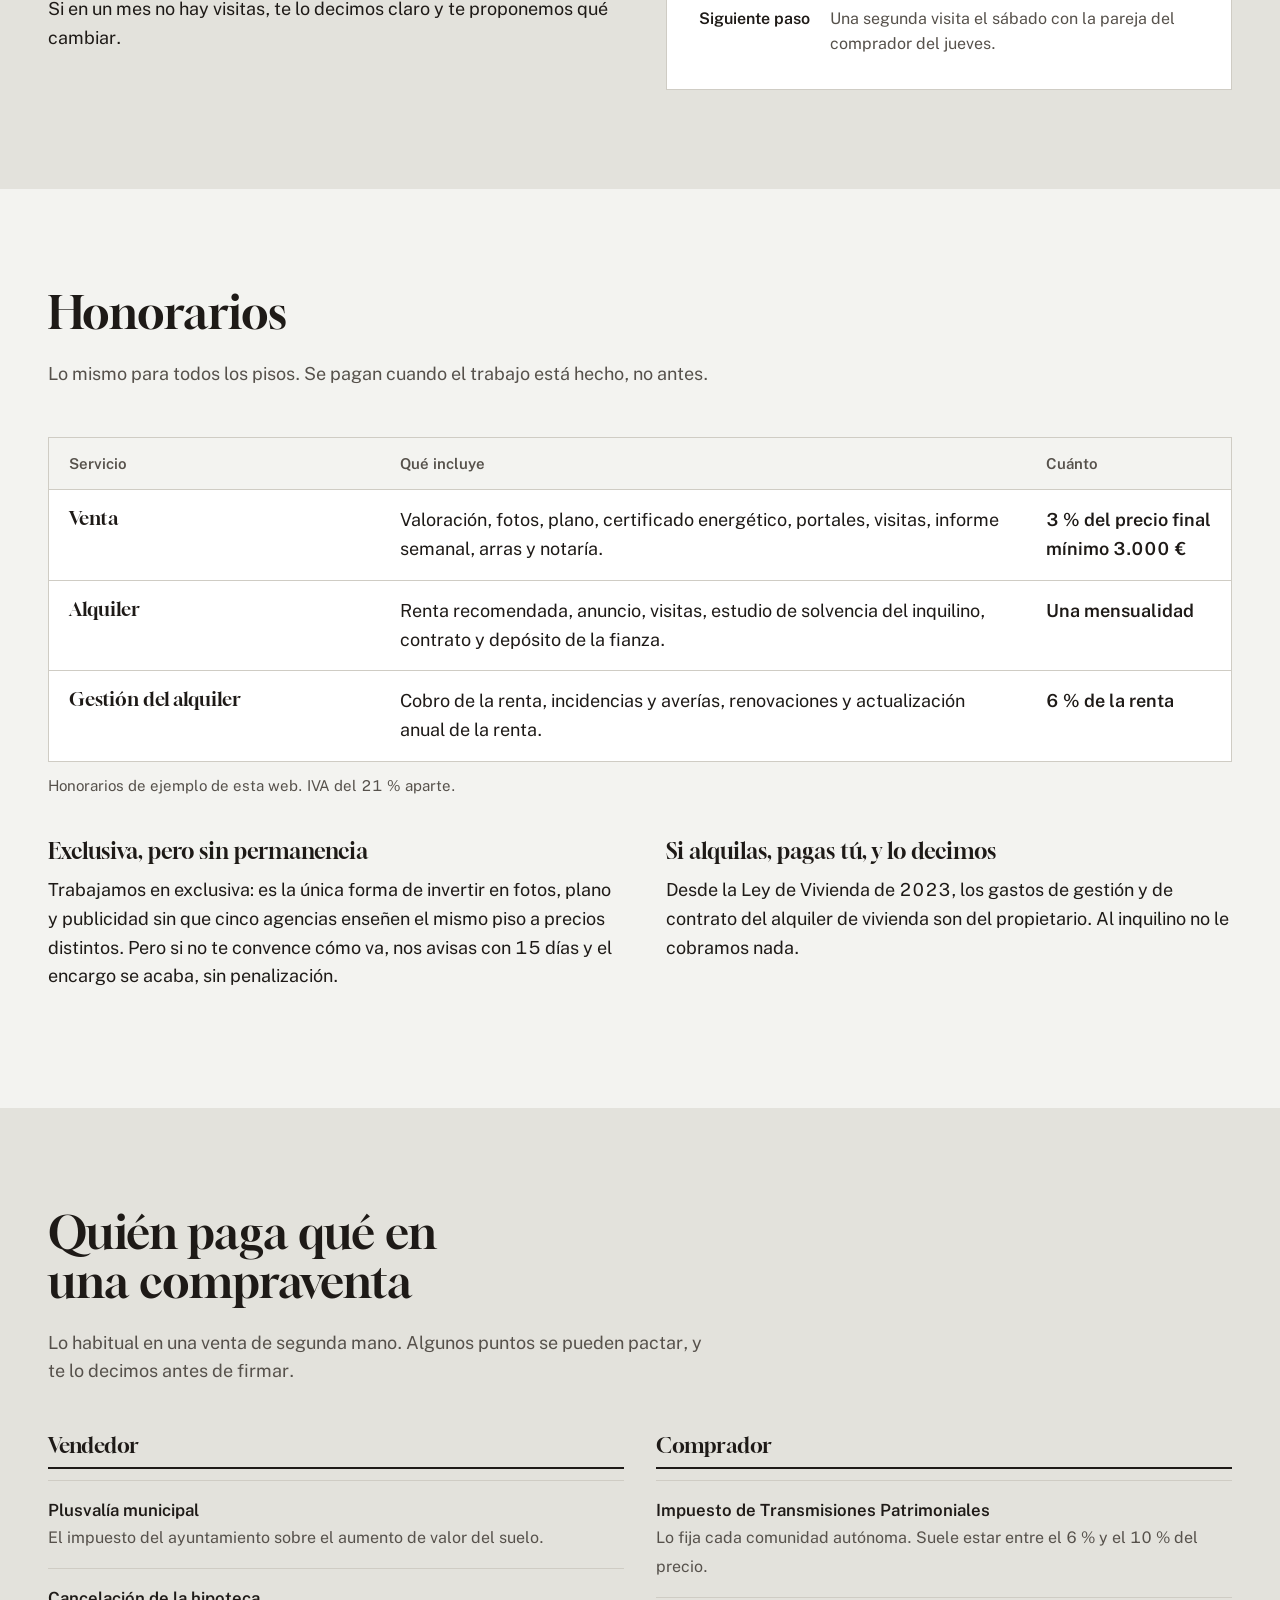
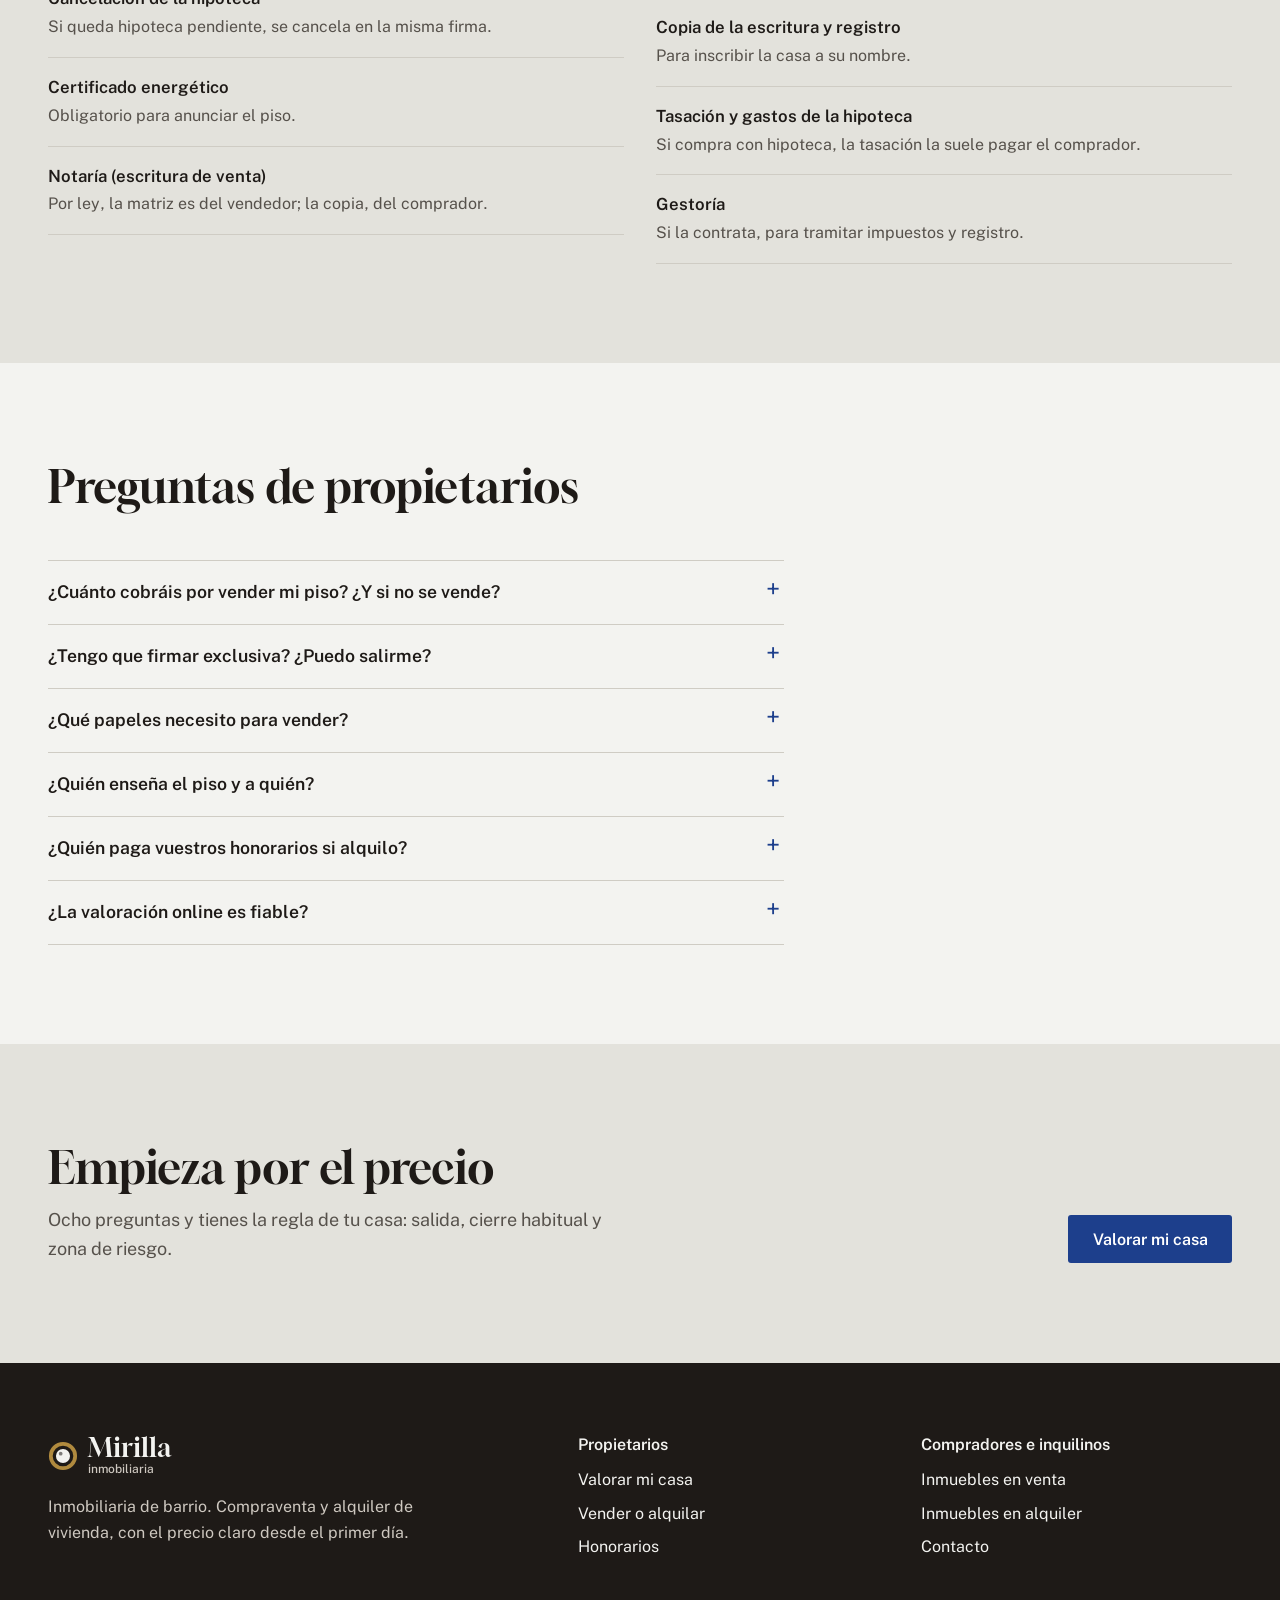
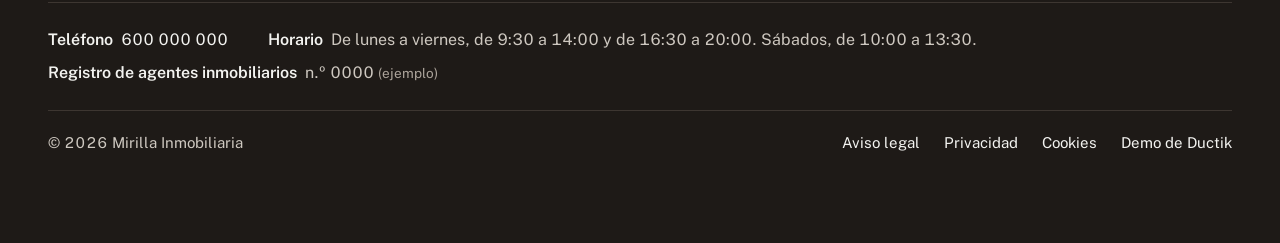
<file: vender.html>
<!DOCTYPE html>
<html lang="es">
<head>
  <meta charset="UTF-8">
  <meta name="viewport" content="width=device-width, initial-scale=1">
  <title>Vender o alquilar tu piso: cómo trabajamos y honorarios | Mirilla Inmobiliaria</title>
  <meta name="description" content="Qué hacemos para vender o alquilar tu piso, el informe de cada viernes, nuestros honorarios publicados, la exclusiva sin permanencia y quién paga cada gasto.">
  <meta property="og:type" content="website">
  <meta property="og:title" content="Vender o alquilar tu piso: cómo trabajamos y honorarios | Mirilla Inmobiliaria">
  <meta property="og:description" content="Qué hacemos para vender o alquilar tu piso, el informe de cada viernes, nuestros honorarios publicados, la exclusiva sin permanencia y quién paga cada gasto.">
  <meta property="og:image" content="https://mirilla-inmobiliaria.pages.dev/assets/img/hero.jpg">
  <meta name="twitter:card" content="summary_large_image">
  <!-- Web de demostració: no s'indexa (PLA.md §Honestedat). -->
  <meta name="robots" content="noindex, nofollow">
  <meta name="theme-color" content="#F3F3F0">
  <link rel="icon" href="assets/favicon.svg" type="image/svg+xml">
  <link rel="preload" href="assets/fonts/gloock.woff2" as="font" type="font/woff2" crossorigin>
  <link rel="preload" href="assets/fonts/public-sans-var.woff2" as="font" type="font/woff2" crossorigin>
  <link rel="preload" href="assets/img/vender.jpg" as="image" fetchpriority="high">
  <link rel="stylesheet" href="css/styles.css">
  <script src="js/i18n.js"></script>
</head>
<body>
  <a class="salta" href="#contenido">Saltar al contenido</a>

  <header class="cap">
    <div class="wrap cap-in">
      <a class="marca" href="index.html" aria-label="Mirilla Inmobiliaria, inicio">
        <svg viewBox="0 0 32 32" aria-hidden="true"><circle cx="16" cy="16" r="13" fill="none" stroke="#B08A3E" stroke-width="4"/><circle cx="16" cy="16" r="7.5" fill="currentColor"/><circle cx="13.5" cy="13.5" r="2" fill="#F3F3F0" opacity=".55"/></svg>
        <span>Mirilla<small>inmobiliaria</small></span>
      </a>
      <nav class="nav" id="nav" aria-label="Principal">
        <a href="inmuebles.html">Inmuebles</a>
        <a href="vender.html">Vender o alquilar</a>
        <a href="nosotros.html">Nosotros</a>
        <a href="contacto.html">Contacto</a>
      </nav>
      <!-- Desplegable d'idioma (plantilla: <skill web-demo>/assets/i18n/tria-idioma.html).
           NOMÉS existeix si el JS ha arrencat: js/i18n.js posa `te-js` a
           l'<html> des del <head>. Un control mort val menys que cap control. -->
      <div class="tria-idioma" data-idioma-tria>
        <button class="tria-idioma-boto" type="button" data-idioma-boto
                aria-expanded="false" aria-haspopup="true"
                aria-label="Idioma de la página">
          <svg viewBox="0 0 24 24" aria-hidden="true" focusable="false"><path d="M12 2C6.48 2 2 6.48 2 12s4.48 10 10 10 10-4.48 10-10S17.52 2 12 2Zm6.93 6h-2.95a15.65 15.65 0 0 0-1.38-3.56A8.03 8.03 0 0 1 18.92 8ZM12 4.04c.83 1.2 1.48 2.53 1.91 3.96h-3.82c.43-1.43 1.08-2.76 1.91-3.96ZM4.26 14a7.85 7.85 0 0 1 0-4h3.38a16.6 16.6 0 0 0-.14 2c0 .68.06 1.34.14 2Zm.82 2h2.95c.32 1.25.78 2.45 1.38 3.56A7.99 7.99 0 0 1 5.08 16Zm2.95-8H5.08a7.99 7.99 0 0 1 4.33-3.56A15.65 15.65 0 0 0 8.03 8ZM12 19.96c-.83-1.2-1.48-2.53-1.91-3.96h3.82c-.43 1.43-1.08 2.76-1.91 3.96ZM14.34 14H9.66c-.09-.66-.16-1.32-.16-2 0-.68.07-1.35.16-2h4.68c.09.65.16 1.32.16 2 0 .68-.07 1.34-.16 2Zm.25 5.56c.6-1.11 1.06-2.31 1.38-3.56h2.95a8.03 8.03 0 0 1-4.33 3.56ZM16.36 14c.08-.66.14-1.32.14-2 0-.68-.06-1.34-.14-2h3.38a7.85 7.85 0 0 1 0 4Z"/></svg>
          <span data-idioma-actual data-sense-traduir>ES</span>
          <svg class="tria-idioma-punta" viewBox="0 0 24 24" aria-hidden="true" focusable="false"><path d="M12 15 6 9h12z"/></svg>
        </button>
        <!-- Cada idioma es diu com es diu ell mateix, no traduït: qui busca la
             seva llengua busca la paraula que coneix. Sempre CA · ES · EN. -->
        <ul class="tria-idioma-menu" data-idioma-menu data-sense-traduir hidden>
          <li><button type="button" data-idioma-opcio="ca" lang="ca">Català</button></li>
          <li><button type="button" data-idioma-opcio="es" lang="es">Castellano</button></li>
          <li><button type="button" data-idioma-opcio="en" lang="en">English</button></li>
        </ul>
      </div>
      <a class="cap-tel" href="tel:+34600000000">600 000 000</a>
      <a class="btn btn-principal" href="valoracion.html">Valorar mi casa</a>
      <button class="nav-obre" type="button" aria-expanded="false" aria-controls="nav"><span></span><span class="visually-hidden">Menú</span></button>
    </div>
  </header>

  <main id="contenido">
    <section class="hero hero-compacte" aria-labelledby="h-hero">
      <img class="hero-img" src="assets/img/vender.jpg" alt="" width="1200" height="896" fetchpriority="high">
      <div class="wrap hero-in">
        <h1 id="h-hero">Vender o alquilar tu piso, con todo por escrito</h1>
        <p class="hero-sub">Qué hacemos, cuánto cuesta y qué pasa si no te convence. Léelo antes de llamarnos.</p>
        <div class="botons">
          <a class="btn btn-principal" href="valoracion.html">Valorar mi casa</a>
          <a class="btn btn-clar" href="#honorarios">Ver honorarios</a>
        </div>
      </div>
    </section>

    <section class="seccio" aria-labelledby="h-que">
      <div class="wrap dues-col">
        <div>
          <h2 id="h-que">Lo que hacemos para vender tu piso</h2>
          <p>Un piso bien presentado y con el precio correcto se vende antes y con menos rebajas. Por eso lo primero es el precio, y lo segundo, que se vea bien.</p>
        </div>
        <ul class="llista-filets">
          <li><strong>Valoración por escrito</strong><span>Con los pisos parecidos que se han vendido cerca y la regla del precio: salida, cierre habitual y zona de riesgo.</span></li>
          <li><strong>Fotos y plano</strong><span>Fotos con luz de día, hechas por nosotros, y un plano a escala. En los portales, lo primero que se mira después del precio.</span></li>
          <li><strong>Papeles en regla</strong><span>Pedimos la nota simple, gestionamos el certificado energético y revisamos que la comunidad esté al día.</span></li>
          <li><strong>Compradores filtrados</strong><span>Antes de enseñar tu casa, hablamos con cada comprador: qué busca, cuándo y cómo lo va a pagar.</span></li>
          <li><strong>Oferta, arras y notaría</strong><span>Te explicamos cada oferta, preparamos el contrato de arras y te acompañamos a la firma.</span></li>
        </ul>
      </div>
    </section>

    <section class="seccio seccio-marmol" aria-labelledby="h-informe">
      <div class="wrap dues-col">
        <div>
          <h2 id="h-informe">El informe de cada viernes</h2>
          <p>La queja que más se oye de las inmobiliarias es «no sé nada de mi piso». Cada viernes te mandamos un correo corto con lo que ha pasado esa semana: cuántas personas lo han visto en los portales, quién lo ha visitado y qué ha dicho.</p>
          <p>Si en un mes no hay visitas, te lo decimos claro y te proponemos qué cambiar.</p>
        </div>
        <div class="informe">
          <span class="etiqueta-ex">Informe de ejemplo</span>
          <h3>Tu piso esta semana</h3>
          <dl>
            <dt>Visitas</dt><dd>2 (martes y jueves)</dd>
            <dt>Lo que gustó</dt><dd>La luz del salón y que no hay que hacer obra.</dd>
            <dt>Lo que no</dt><dd>La cocina, pequeña para una familia.</dd>
            <dt>Siguiente paso</dt><dd>Una segunda visita el sábado con la pareja del comprador del jueves.</dd>
          </dl>
        </div>
      </div>
    </section>

    <section class="seccio" id="honorarios" aria-labelledby="h-honoraris">
      <div class="wrap">
        <div class="intro">
          <h2 id="h-honoraris">Honorarios</h2>
          <p>Lo mismo para todos los pisos. Se pagan cuando el trabajo está hecho, no antes.</p>
        </div>
        <div class="taula-wrap">
          <table class="honoraris">
            <caption>Honorarios de ejemplo de esta web. IVA del 21 % aparte.</caption>
            <thead><tr><th scope="col">Servicio</th><th scope="col">Qué incluye</th><th scope="col">Cuánto</th></tr></thead>
            <tbody>
              <tr><th scope="row">Venta</th><td>Valoración, fotos, plano, certificado energético, portales, visitas, informe semanal, arras y notaría.</td><td class="xifra">3 % del precio final<br>mínimo 3.000 €</td></tr>
              <tr><th scope="row">Alquiler</th><td>Renta recomendada, anuncio, visitas, estudio de solvencia del inquilino, contrato y depósito de la fianza.</td><td class="xifra">Una mensualidad</td></tr>
              <tr><th scope="row">Gestión del alquiler</th><td>Cobro de la renta, incidencias y averías, renovaciones y actualización anual de la renta.</td><td class="xifra">6 % de la renta</td></tr>
            </tbody>
          </table>
        </div>
        <div class="dues-col separa">
          <div>
            <h3>Exclusiva, pero sin permanencia</h3>
            <p>Trabajamos en exclusiva: es la única forma de invertir en fotos, plano y publicidad sin que cinco agencias enseñen el mismo piso a precios distintos. Pero si no te convence cómo va, nos avisas con 15 días y el encargo se acaba, sin penalización.</p>
          </div>
          <div>
            <h3>Si alquilas, pagas tú, y lo decimos</h3>
            <p>Desde la Ley de Vivienda de 2023, los gastos de gestión y de contrato del alquiler de vivienda son del propietario. Al inquilino no le cobramos nada.</p>
          </div>
        </div>
      </div>
    </section>

    <section class="seccio seccio-marmol" aria-labelledby="h-papers">
      <div class="wrap">
        <div class="intro">
          <h2 id="h-papers">Quién paga qué en una compraventa</h2>
          <p>Lo habitual en una venta de segunda mano. Algunos puntos se pueden pactar, y te lo decimos antes de firmar.</p>
        </div>
        <div class="qui-paga">
          <div>
            <h3>Vendedor</h3>
            <ul class="llista-filets">
              <li><strong>Plusvalía municipal</strong><span>El impuesto del ayuntamiento sobre el aumento de valor del suelo.</span></li>
              <li><strong>Cancelación de la hipoteca</strong><span>Si queda hipoteca pendiente, se cancela en la misma firma.</span></li>
              <li><strong>Certificado energético</strong><span>Obligatorio para anunciar el piso.</span></li>
              <li><strong>Notaría (escritura de venta)</strong><span>Por ley, la matriz es del vendedor; la copia, del comprador.</span></li>
            </ul>
          </div>
          <div>
            <h3>Comprador</h3>
            <ul class="llista-filets">
              <li><strong>Impuesto de Transmisiones Patrimoniales</strong><span>Lo fija cada comunidad autónoma. Suele estar entre el 6 % y el 10 % del precio.</span></li>
              <li><strong>Copia de la escritura y registro</strong><span>Para inscribir la casa a su nombre.</span></li>
              <li><strong>Tasación y gastos de la hipoteca</strong><span>Si compra con hipoteca, la tasación la suele pagar el comprador.</span></li>
              <li><strong>Gestoría</strong><span>Si la contrata, para tramitar impuestos y registro.</span></li>
            </ul>
          </div>
        </div>
      </div>
    </section>

    <section class="seccio" aria-labelledby="h-faq">
      <div class="wrap">
        <div class="intro"><h2 id="h-faq">Preguntas de propietarios</h2></div>
        <div class="faq">
          <details><summary>¿Cuánto cobráis por vender mi piso? ¿Y si no se vende?</summary><div><p>Un 3 % + IVA del precio final, con un mínimo de 3.000 € + IVA. Se paga en la notaría, el día que se vende. Si no se vende, no nos debes nada.</p></div></details>
          <details><summary>¿Tengo que firmar exclusiva? ¿Puedo salirme?</summary><div><p>Sí, trabajamos en exclusiva, pero sin permanencia: nos avisas con 15 días y el encargo se acaba, sin penalización.</p></div></details>
          <details><summary>¿Qué papeles necesito para vender?</summary><div><p>La escritura, el último recibo del IBI, el certificado energético y un certificado de la comunidad de que estás al día. La nota simple la pedimos nosotros. Si falta algo, te decimos dónde pedirlo.</p></div></details>
          <details><summary>¿Quién enseña el piso y a quién?</summary><div><p>Lo enseña la misma persona que lo ha valorado. Solo a compradores con los que ya hemos hablado y que tienen la financiación en marcha. Si prefieres estar presente, quedamos cuando te vaya bien.</p></div></details>
          <details><summary>¿Quién paga vuestros honorarios si alquilo?</summary><div><p>El propietario. Desde la Ley de Vivienda de 2023, los gastos de gestión del alquiler de vivienda los paga el arrendador.</p></div></details>
          <details><summary>¿La valoración online es fiable?</summary><div><p>Es una orientación con precios de ejemplo. El precio de verdad sale de ver tu casa: la luz, el estado, el ruido, la comunidad. Lo confirmamos en una visita sin compromiso.</p></div></details>
        </div>
      </div>
    </section>

    <section class="seccio seccio-marmol cta-final" aria-labelledby="h-cta">
      <div class="wrap">
        <div>
          <h2 id="h-cta">Empieza por el precio</h2>
          <p>Ocho preguntas y tienes la regla de tu casa: salida, cierre habitual y zona de riesgo.</p>
        </div>
        <a class="btn btn-principal" href="valoracion.html">Valorar mi casa</a>
      </div>
    </section>
  </main>

  <footer class="peu">
    <div class="wrap">
      <div class="peu-dalt">
        <div>
          <a class="marca" href="index.html" aria-label="Mirilla Inmobiliaria, inicio">
            <svg viewBox="0 0 32 32" aria-hidden="true"><circle cx="16" cy="16" r="13" fill="none" stroke="#B08A3E" stroke-width="4"/><circle cx="16" cy="16" r="7.5" fill="#F3F3F0"/><circle cx="13.5" cy="13.5" r="2" fill="#1E1A17" opacity=".55"/></svg>
            <span>Mirilla<small>inmobiliaria</small></span>
          </a>
          <p>Inmobiliaria de barrio. Compraventa y alquiler de vivienda, con el precio claro desde el primer día.</p>
        </div>
        <div>
          <h2>Propietarios</h2>
          <ul>
            <li><a href="valoracion.html">Valorar mi casa</a></li>
            <li><a href="vender.html">Vender o alquilar</a></li>
            <li><a href="vender.html#honorarios">Honorarios</a></li>
          </ul>
        </div>
        <div>
          <h2>Compradores e inquilinos</h2>
          <ul>
            <li><a href="inmuebles.html?op=venta">Inmuebles en venta</a></li>
            <li><a href="inmuebles.html?op=alquiler">Inmuebles en alquiler</a></li>
            <li><a href="contacto.html">Contacto</a></li>
          </ul>
        </div>
      </div>
      <dl class="peu-dades">
        <div><dt>Teléfono</dt><dd><a href="tel:+34600000000">600 000 000</a></dd></div>
        <div><dt>Horario</dt><dd>De lunes a viernes, de 9:30 a 14:00 y de 16:30 a 20:00. Sábados, de 10:00 a 13:30.</dd></div>
        <div><dt>Registro de agentes inmobiliarios</dt><dd>n.º 0000 <span class="ex">(ejemplo)</span></dd></div>
      </dl>
      <div class="peu-baix">
        <span>© 2026 Mirilla Inmobiliaria</span>
        <a href="aviso-legal.html">Aviso legal</a>
        <a href="privacidad.html">Privacidad</a>
        <a href="cookies.html">Cookies</a>
        <a class="peu-ductik" href="https://ductik.com/">Demo de Ductik</a>
      </div>
    </div>
  </footer>

  <a class="wa-flota" href="valoracion.html" aria-label="Valorar mi casa y hablar por WhatsApp">
    <svg viewBox="0 0 24 24" aria-hidden="true"><path fill="currentColor" d="M12 2a10 10 0 0 0-8.6 15.1L2 22l5-1.3A10 10 0 1 0 12 2Zm0 18.2a8.2 8.2 0 0 1-4.2-1.2l-.3-.2-3 .8.8-2.9-.2-.3A8.2 8.2 0 1 1 12 20.2Zm4.5-6.1c-.2-.1-1.5-.7-1.7-.8s-.4-.1-.6.1-.7.8-.8 1-.3.2-.5.1a6.7 6.7 0 0 1-3.3-2.9c-.3-.4.3-.4.7-1.3a.5.5 0 0 0 0-.5l-.8-1.9c-.2-.5-.4-.4-.6-.4h-.5a1 1 0 0 0-.7.3 3 3 0 0 0-.9 2.2 5.2 5.2 0 0 0 1.1 2.8 11.9 11.9 0 0 0 4.6 4c1.7.7 2.4.8 3.2.7a2.8 2.8 0 0 0 1.8-1.3 2.3 2.3 0 0 0 .2-1.3c-.1-.1-.3-.2-.5-.3Z"/></svg>
    <span>Valorar y hablar</span>
  </a>

  <script src="js/traduccions.js" defer></script>
  <script src="js/main.js" defer></script>
</body>
</html>
</file>
<file: css/styles.css>
/* =========================================================================
   MIRILLA INMOBILIARIA — estils comuns (web demo, negoci inventat)
   Paleta «llautó i terratzo» (PLA.md): un sol accent, el blau cobalt dels
   sòcols de rajola, i només on hi ha acció. El llautó és decoració.
   ========================================================================= */

@font-face {
  font-family: 'Gloock';
  src: url('../assets/fonts/gloock.woff2') format('woff2');
  font-weight: 400;
  font-display: swap;
}
@font-face {
  font-family: 'Public Sans';
  src: url('../assets/fonts/public-sans-var.woff2') format('woff2');
  font-weight: 100 900;
  font-display: swap;
}

:root {
  --terrazo: #F3F3F0;
  --blanc: #FFFFFF;
  --marmol: #E3E2DC;
  --nogal: #1E1A17;
  --grafit: #56514B;
  --cobalto: #1D3F8C;
  --cobalto-fosc: #142E68;
  --laton: #B08A3E;
  --laton-clar: #D9BC7A;
  --veta: #CFCCC4;
  --whatsapp: #1A7A43;
  /* Text secundari sobre --nogal (calculat: 10,4:1) */
  --sobre-fosc: #CEC8C0;
  --linia-fosca: #3D3631;

  --f-titol: 'Gloock', Georgia, serif;
  --f-text: 'Public Sans', system-ui, sans-serif;

  --t-cos: 1.125rem;
  --t-petit: 0.9375rem;
  --t-h3: 1.4rem;
  --t-h2: clamp(1.9rem, 1.35rem + 2.2vw, 2.8rem);
  --t-h1: clamp(2.25rem, 1.35rem + 3.6vw, 3.6rem);

  --ample: 74rem;
  --gutter: clamp(1rem, 4vw, 2rem);
  --seccio: clamp(4rem, 3rem + 4vw, 7rem);
  --radi: 3px;
  --cap-alt: 4.5rem;
}

*, *::before, *::after { box-sizing: border-box; }
html { -webkit-text-size-adjust: 100%; scroll-padding-top: calc(var(--cap-alt) + 1rem); }
body {
  margin: 0;
  background: var(--terrazo);
  color: var(--nogal);
  font-family: var(--f-text);
  font-size: var(--t-cos);
  line-height: 1.6;
  font-variant-numeric: tabular-nums;
}
img { display: block; max-width: 100%; height: auto; }
a { color: inherit; }
p { margin: 0 0 1em; }
h1, h2, h3 {
  font-family: var(--f-titol);
  font-weight: 400;
  line-height: 1.1;
  margin: 0 0 0.5em;
  text-wrap: balance;
}
h1 { font-size: var(--t-h1); }
h2 { font-size: var(--t-h2); }
h3 { font-size: var(--t-h3); line-height: 1.2; }
ul { padding-left: 1.2em; }

:focus-visible { outline: 3px solid var(--cobalto); outline-offset: 3px; border-radius: 2px; }
.seccio-fosca :focus-visible, .hero :focus-visible, .peu :focus-visible { outline-color: var(--laton-clar); }
.visually-hidden {
  position: absolute; width: 1px; height: 1px; padding: 0; margin: -1px;
  overflow: hidden; clip: rect(0 0 0 0); white-space: nowrap; border: 0;
}
.salta { position: absolute; left: -999px; top: 0; z-index: 100; background: var(--nogal); color: var(--terrazo); padding: 0.75rem 1rem; }
.salta:focus { left: 1rem; }

.wrap { width: min(100% - 2 * var(--gutter), var(--ample)); margin-inline: auto; }
.seccio { padding-block: var(--seccio); }
.seccio-marmol { background: var(--marmol); }
.seccio-fosca { background: var(--nogal); color: var(--terrazo); }
.intro { max-width: 42rem; margin-bottom: clamp(2rem, 4vw, 3rem); }
.intro p { color: var(--grafit); }
.seccio-fosca .intro p { color: var(--sobre-fosc); }
.text { max-width: 40rem; }
.nota { font-size: var(--t-petit); color: var(--grafit); }
.seccio-fosca .nota { color: var(--sobre-fosc); }
.ex { font-size: 0.85em; color: var(--grafit); font-style: normal; white-space: nowrap; }

/* ── Botons ─────────────────────────────────────────────────────────── */
.btn {
  display: inline-flex; align-items: center; justify-content: center; gap: 0.5rem;
  min-height: 3rem; padding: 0.75rem 1.4rem;
  border: 2px solid transparent; border-radius: var(--radi);
  font: 600 1rem/1.2 var(--f-text); text-decoration: none; cursor: pointer;
  transition: background-color .15s, border-color .15s, color .15s;
}
.btn-principal { background: var(--cobalto); color: var(--blanc); }
.btn-principal:hover { background: var(--cobalto-fosc); }
.btn-linia { border-color: currentColor; color: var(--nogal); background: transparent; }
.btn-linia:hover { background: var(--nogal); color: var(--terrazo); border-color: var(--nogal); }
.btn-clar { border-color: var(--terrazo); color: var(--terrazo); background: transparent; }
.btn-clar:hover { background: var(--terrazo); color: var(--nogal); }
.btn-wa { background: var(--whatsapp); color: var(--blanc); }
.btn-wa:hover { background: #135C32; }
.botons { display: flex; flex-wrap: wrap; gap: 0.75rem; align-items: center; }
.enllac { font-weight: 600; color: var(--cobalto); text-underline-offset: 0.2em; }
.seccio-fosca .enllac { color: var(--laton-clar); }

/* ── Capçalera ──────────────────────────────────────────────────────── */
.cap {
  position: sticky; top: 0; z-index: 50;
  background: var(--terrazo);
  border-bottom: 1px solid var(--veta);
}
.cap-in { display: flex; align-items: center; gap: 1.25rem; min-height: var(--cap-alt); }
.marca { display: inline-flex; align-items: center; gap: 0.6rem; text-decoration: none; margin-right: auto; }
.marca svg { width: 30px; height: 30px; flex: none; }
.marca span { font: 400 1.6rem/1 var(--f-titol); }
.marca small { display: block; font: 500 0.75rem/1.3 var(--f-text); color: var(--grafit); margin-top: 0.1rem; }
.nav { display: flex; gap: 1.4rem; }
.nav a { text-decoration: none; font-weight: 500; font-size: 1rem; white-space: nowrap; padding-block: 0.4rem; border-bottom: 2px solid transparent; }
.nav a:hover, .nav a[aria-current="page"] { border-bottom-color: var(--cobalto); }
.cap-tel { font-weight: 600; text-decoration: none; white-space: nowrap; }
.cap .btn { min-height: 2.75rem; padding: 0.55rem 1.1rem; }
.nav-obre { display: none; }

@media (max-width: 1100px) {
  .cap-tel { display: none; }
  .nav { gap: 1rem; }
}
@media (max-width: 920px) {
  .nav-obre {
    display: inline-flex; align-items: center; justify-content: center;
    width: 2.75rem; height: 2.75rem; border: 1px solid var(--veta); border-radius: var(--radi);
    background: transparent; cursor: pointer; order: 5;
  }
  .nav-obre > span:first-child, .nav-obre > span:first-child::before, .nav-obre > span:first-child::after {
    display: block; width: 18px; height: 2px; background: var(--nogal); position: relative;
  }
  .nav-obre > span:first-child::before, .nav-obre > span:first-child::after { content: ''; position: absolute; left: 0; }
  .nav-obre > span:first-child::before { top: -6px; }
  .nav-obre > span:first-child::after { top: 6px; }
  .nav {
    display: none; position: absolute; top: 100%; left: 0; right: 0;
    flex-direction: column; gap: 0; padding: 0.5rem var(--gutter) 1.25rem;
    background: var(--terrazo); border-bottom: 1px solid var(--veta);
  }
  .nav.obert { display: flex; }
  .nav a { padding-block: 0.85rem; border-bottom: 1px solid var(--marmol); }
  .nav a[aria-current="page"] { color: var(--cobalto); border-bottom-color: var(--marmol); }
}
@media (max-width: 520px) {
  .cap-in { gap: 0.5rem; }
  .marca small { display: none; }
  .cap .btn { padding-inline: 0.7rem; font-size: 0.9375rem; white-space: nowrap; }
}
@media (max-width: 420px) {
  .marca svg { display: none; }
  .marca span { font-size: 1.4rem; }
  /* En català i anglès el botó és més llarg: parteix en dues línies abans
     que amagar l'acció principal (lliçó de Trazo). */
  .cap .btn { white-space: normal; max-width: 7.2rem; line-height: 1.1; padding: 0.35rem 0.6rem; font-size: 0.875rem; }
}

/* ── Hero amb foto ──────────────────────────────────────────────────── */
.hero {
  position: relative; isolation: isolate; color: var(--terrazo);
  background: var(--nogal);
  min-height: min(44rem, calc(100svh - var(--cap-alt)));
  display: flex; align-items: center;
}
.hero::before {
  /* Vel calculat per a una foto blanca (pitjor cas): el text, sempre dins
     del 60 % esquerre, queda sobre ≥ 80 % de noguera → ≥ 9:1. La porta de
     la dreta es veu. */
  content: ''; position: absolute; inset: 0; z-index: -1;
  background: linear-gradient(90deg, rgba(30,26,23,.9) 0%, rgba(30,26,23,.82) 50%, rgba(30,26,23,.2) 85%, rgba(30,26,23,.05) 100%);
}
/* Foto de capçalera opcional: <img class="hero-img"> com a primer fill; sense foto, color pla. */
.hero-img { position: absolute; inset: 0; z-index: -2; width: 100%; height: 100%; object-fit: cover; object-position: 70% center; }
.hero-in { padding-block: clamp(3rem, 8vw, 6rem); }
.hero h1 { max-width: 14ch; margin-bottom: 0.4em; }
.hero-sub { max-width: 32rem; font-size: 1.2rem; color: #E7E2DB; }
.hero .botons { margin-top: 1.75rem; }
.hero .enllac { color: var(--terrazo); }
.hero-compacte { min-height: 0; align-items: flex-end; }
.hero-compacte .hero-in { padding-block: clamp(3.5rem, 8vw, 5.5rem) clamp(2.5rem, 5vw, 3.5rem); }
.hero-compacte h1 { max-width: 20ch; }
@media (max-width: 640px) {
  .hero { align-items: flex-end; }
  .hero::before { background: linear-gradient(0deg, rgba(30,26,23,.92) 0%, rgba(30,26,23,.82) 60%, rgba(30,26,23,.5) 100%); }
  .hero-sub { font-size: 1.075rem; }
  .hero .btn { flex: 1 1 100%; }
}

/* La mirilla: el cercle de llautó que marca el que s'ha de mirar primer.
   Només decoració (--laton no fa contrast de text sobre clar). */
.mirilla { display: inline-block; width: 1.1rem; height: 1.1rem; border-radius: 50%; border: 3px solid var(--laton); background: var(--nogal); vertical-align: -0.1em; margin-right: 0.5rem; }

/* ── Tres portes (accessos) ─────────────────────────────────────────── */
.portes { background: var(--marmol); padding-block: clamp(2.5rem, 5vw, 3.5rem); }
.portes h2 { font-size: 1.6rem; margin-bottom: 1.25rem; }
.portes-llista { list-style: none; padding: 0; margin: 0; display: grid; grid-template-columns: repeat(3, 1fr); gap: 1px; background: var(--veta); border: 1px solid var(--veta); }
.portes-llista a {
  display: flex; flex-direction: column; gap: 0.35rem; height: 100%;
  padding: 1.4rem 1.5rem; background: var(--terrazo); text-decoration: none;
  transition: background-color .15s;
}
.portes-llista a:hover { background: var(--blanc); }
.portes-llista a:hover .porta-frase { text-decoration: underline; text-decoration-color: var(--cobalto); text-underline-offset: 0.2em; }
.porta-frase { font: 400 1.45rem/1.2 var(--f-titol); }
.porta-desc { font-size: var(--t-petit); color: var(--grafit); }
.porta-anar { margin-top: auto; padding-top: 0.6rem; font-weight: 600; font-size: var(--t-petit); color: var(--cobalto); }
@media (max-width: 760px) { .portes-llista { grid-template-columns: 1fr; } }

/* ── La regla del precio (element signatura) ────────────────────────────
   Una regla de llautó: franja cobalt = preu de sortida recomanat; marca
   fosca = on se sol tancar; zona ratllada = per sobre, el pis es crema.
   Les posicions són variables (%): fixes a l'exemple, les posa el JS al
   resultat de l'eina. */
.regla {
  --ini: 38.3%; --fi: 50.6%; --tanca: 33.3%; --risc: 66.7%;
  background: var(--blanc); color: var(--nogal);
  border: 1px solid var(--veta); border-radius: var(--radi);
  padding: clamp(1.25rem, 3vw, 2rem);
}
.regla-titol { font: 400 1.3rem/1.25 var(--f-titol); margin: 0 0 1.25rem; }
.regla-barra {
  position: relative; height: 3.5rem; margin-top: 0.75rem;
  background:
    repeating-linear-gradient(90deg, var(--laton) 0 1px, transparent 1px 10%) top left / 100% 45% no-repeat,
    repeating-linear-gradient(90deg, var(--laton) 0 1px, transparent 1px 2%) top left / 100% 22% no-repeat,
    var(--marmol);
  border: 2px solid var(--laton); border-radius: 2px;
}
.regla-franja {
  position: absolute; top: 0; bottom: 0; left: var(--ini); width: calc(var(--fi) - var(--ini));
  background: var(--cobalto); transform-origin: left;
}
.regla-tanca { position: absolute; top: -0.5rem; bottom: -0.5rem; left: var(--tanca); width: 4px; margin-left: -2px; background: var(--nogal); }
.regla-risc {
  position: absolute; top: 0; bottom: 0; left: var(--risc); right: 0;
  background: repeating-linear-gradient(135deg, rgba(86,81,75,.55) 0 3px, transparent 3px 9px);
  border-left: 2px dashed var(--grafit);
}
.regla-escala { display: flex; justify-content: space-between; margin-top: 0.4rem; font-size: 0.875rem; color: var(--grafit); }
.regla-llegenda { list-style: none; margin: 1.25rem 0 0; padding: 0; display: grid; grid-template-columns: repeat(auto-fit, minmax(min(12.5rem, 100%), 1fr)); gap: 1rem 1.5rem; }
.regla-llegenda li { display: grid; grid-template-columns: 1.1rem 1fr; gap: 0.2rem 0.6rem; align-items: start; align-content: start; }
.regla-llegenda .mostra { width: 1.1rem; height: 1.1rem; margin-top: 0.25rem; border-radius: 2px; }
.mostra-franja { background: var(--cobalto); }
.mostra-tanca { background: linear-gradient(90deg, transparent 40%, var(--nogal) 40% 60%, transparent 60%); border: 1px solid var(--veta); }
.mostra-risc { background: repeating-linear-gradient(135deg, rgba(86,81,75,.7) 0 2px, transparent 2px 5px); border: 1px solid var(--grafit); }
.regla-llegenda strong { display: block; font-weight: 600; font-size: 1rem; }
.regla-llegenda .valor { grid-column: 2; font: 400 1.35rem/1.2 var(--f-titol); }
.regla-llegenda .expl { grid-column: 2; font-size: 0.9375rem; color: var(--grafit); }

.regla-seccio .dues-col { align-items: center; }
.seccio-fosca .regla .nota { color: var(--grafit); margin: 1.25rem 0 0; }
.separa { margin-top: 2.5rem; }
.regla-seccio h2 { max-width: 16ch; }

/* ── Immobles: targeta (home i buscador) ────────────────────────────── */
.immobles { list-style: none; margin: 0; padding: 0; display: grid; grid-template-columns: repeat(3, 1fr); gap: 2rem 1.5rem; }
.immoble { display: flex; flex-direction: column; background: var(--blanc); border: 1px solid var(--veta); border-radius: var(--radi); overflow: hidden; }
.immoble-foto { position: relative; }
.immoble-foto img { width: 100%; aspect-ratio: 4 / 3; object-fit: cover; }
.immoble-op { position: absolute; left: 0.75rem; top: 0.75rem; padding: 0.2rem 0.6rem; background: var(--nogal); color: var(--terrazo); font-size: 0.875rem; font-weight: 600; border-radius: 2px; }
.immoble-cos { display: flex; flex-direction: column; gap: 0.35rem; padding: 1.1rem 1.25rem 1.25rem; flex: 1; }
.immoble-preu { font: 400 1.75rem/1.1 var(--f-titol); margin: 0; }
.immoble-preu small { font: 500 1rem/1 var(--f-text); color: var(--grafit); }
.immoble h3 { font: 600 1.05rem/1.35 var(--f-text); margin: 0; }
.immoble-dades { list-style: none; margin: 0.25rem 0 0; padding: 0; display: flex; flex-wrap: wrap; gap: 0.25rem 1rem; font-size: 0.9375rem; color: var(--grafit); }
.immoble-ref { font-size: 0.875rem; color: var(--grafit); margin: 0.25rem 0 0; }
.immoble-obre { margin-top: auto; padding-top: 0.75rem; }
.immoble-obre .btn { width: 100%; }
@media (max-width: 960px) { .immobles { grid-template-columns: 1fr 1fr; } }
@media (max-width: 600px) { .immobles { grid-template-columns: 1fr; } }

/* ── Buscador ───────────────────────────────────────────────────────── */
.buscador { display: grid; grid-template-columns: 17rem minmax(0, 1fr); gap: 2.5rem; align-items: start; }
.filtres { position: sticky; top: calc(var(--cap-alt) + 1rem); background: var(--blanc); border: 1px solid var(--veta); border-radius: var(--radi); }
.filtres summary { display: none; }
.filtres-cos { display: grid; gap: 1.1rem; padding: 1.25rem; }
.filtres fieldset { border: 0; margin: 0; padding: 0; }
.filtres legend, .filtres .etiq { display: block; font-weight: 600; font-size: 1rem; margin-bottom: 0.4rem; padding: 0; }
.segment { display: grid; grid-template-columns: 1fr 1fr; border: 1px solid var(--grafit); border-radius: var(--radi); overflow: hidden; }
.segment label { position: relative; }
.segment input { position: absolute; opacity: 0; inset: 0; margin: 0; cursor: pointer; }
.segment span { display: block; padding: 0.6rem 0.5rem; text-align: center; font-weight: 600; font-size: 1rem; cursor: pointer; }
.segment input:checked + span { background: var(--cobalto); color: var(--blanc); }
.segment input:focus-visible + span { outline: 3px solid var(--cobalto); outline-offset: -3px; }
.filtres select {
  width: 100%; min-height: 2.9rem; font: 400 1rem/1.3 var(--f-text); color: var(--nogal);
  padding: 0.55rem 0.7rem; border: 1px solid #8A847D; border-radius: var(--radi); background: var(--blanc);
}
.filtres .casella { font-size: 1rem; margin-top: 0.3rem; }
.filtres-neteja { justify-self: start; background: none; border: 0; padding: 0.3rem 0; font: 600 1rem/1.3 var(--f-text); color: var(--cobalto); text-decoration: underline; text-underline-offset: 0.2em; cursor: pointer; }
.resultats-cap { display: flex; flex-wrap: wrap; justify-content: space-between; align-items: center; gap: 0.75rem 1.5rem; margin-bottom: 1.25rem; }
.resultats-cap p { margin: 0; font-weight: 600; }
.resultats-cap label { display: flex; align-items: center; gap: 0.5rem; font-size: 1rem; }
.resultats-cap select { min-height: 2.6rem; font: 400 1rem/1.3 var(--f-text); padding: 0.4rem 0.6rem; border: 1px solid #8A847D; border-radius: var(--radi); background: var(--blanc); color: var(--nogal); }
.buscador .immobles { grid-template-columns: repeat(2, 1fr); }
.buscador .immoble[hidden] { display: none; }
.buit { background: var(--blanc); border: 1px solid var(--veta); padding: 1.75rem; border-radius: var(--radi); }
.buit h2 { font-size: 1.5rem; }
@media (max-width: 900px) {
  .buscador { grid-template-columns: 1fr; gap: 1.5rem; }
  .filtres { position: static; }
  .filtres summary {
    display: flex; justify-content: space-between; align-items: center; cursor: pointer; list-style: none;
    padding: 0.9rem 1.25rem; font-weight: 600;
  }
  .filtres summary::-webkit-details-marker { display: none; }
  .filtres summary::after { content: '+'; font: 400 1.5rem/1 var(--f-text); color: var(--cobalto); }
  .filtres[open] summary::after { content: '−'; }
  .filtres[open] summary { border-bottom: 1px solid var(--marmol); }
}
@media (max-width: 600px) { .buscador .immobles { grid-template-columns: 1fr; } }

/* ── Fitxa d'immoble (dialog) ───────────────────────────────────────── */
.fitxa {
  width: min(100% - 1.5rem, 56rem); max-height: calc(100svh - 2rem); padding: 0;
  border: 0; border-radius: var(--radi); background: var(--terrazo); color: var(--nogal);
  box-shadow: 0 24px 60px rgba(30, 26, 23, 0.35);
}
.fitxa::backdrop { background: rgba(30, 26, 23, 0.6); }
.fitxa-in { position: relative; padding: clamp(1.25rem, 3vw, 2.25rem); }
.fitxa-tanca {
  position: sticky; top: 0; float: right; z-index: 2; margin: -0.5rem -0.5rem 0 1rem;
  width: 2.75rem; height: 2.75rem; border: 1px solid var(--veta); border-radius: 50%;
  background: var(--blanc); cursor: pointer; font: 400 1.5rem/1 var(--f-text); color: var(--nogal);
}
.fitxa-fotos { display: grid; grid-template-columns: 1fr 1fr; gap: 0.5rem; margin: 1.25rem 0 1.5rem; clear: both; }
.fitxa-fotos img { width: 100%; aspect-ratio: 4 / 3; object-fit: cover; border-radius: 2px; }
.fitxa h2 { font-size: clamp(1.6rem, 1.3rem + 1.2vw, 2.2rem); margin-bottom: 0.2em; }
.fitxa-preu { font: 400 1.9rem/1.1 var(--f-titol); margin-bottom: 1rem; }
.fitxa-preu small { font: 500 1rem/1 var(--f-text); color: var(--grafit); }
.fitxa-dades { display: grid; grid-template-columns: repeat(auto-fit, minmax(11rem, 1fr)); gap: 0; margin: 0 0 1.5rem; border-top: 1px solid var(--veta); }
.fitxa-dades div { padding: 0.6rem 0; border-bottom: 1px solid var(--veta); }
.fitxa-dades dt { font-size: 0.875rem; color: var(--grafit); }
.fitxa-dades dd { margin: 0; font-weight: 600; }
@media (max-width: 560px) { .fitxa-fotos { grid-template-columns: 1fr; } }
@media (prefers-reduced-motion: no-preference) {
  .fitxa[open] { animation: fitxa-puja .3s cubic-bezier(.2,.7,.2,1); }
  @keyframes fitxa-puja { from { opacity: 0; transform: translateY(24px); } }
}

/* ── Passos (seqüència real) ────────────────────────────────────────── */
.passos { list-style: none; margin: 0; padding: 0; display: grid; grid-template-columns: repeat(5, 1fr); gap: 1.5rem; }
.passos li { border-top: 2px solid var(--nogal); padding-top: 1rem; }
.ordinal { display: block; font: 400 1.6rem/1 var(--f-titol); color: var(--cobalto); margin-bottom: 0.6rem; }
.passos h3 { font: 600 1.1rem/1.3 var(--f-text); }
.passos p { color: var(--grafit); font-size: 1rem; margin: 0; }
@media (max-width: 1000px) { .passos { grid-template-columns: 1fr 1fr; } }
@media (max-width: 560px) { .passos { grid-template-columns: 1fr; } }

/* ── Honoraris ──────────────────────────────────────────────────────── */
.taula-wrap { overflow-x: auto; }
.honoraris { width: 100%; border-collapse: collapse; background: var(--blanc); border: 1px solid var(--veta); }
.honoraris caption { text-align: left; font-size: var(--t-petit); color: var(--grafit); caption-side: bottom; padding-top: 0.75rem; }
.honoraris th, .honoraris td { text-align: left; vertical-align: top; padding: 1rem 1.25rem; border-bottom: 1px solid var(--veta); }
.honoraris thead th { font: 600 var(--t-petit)/1.3 var(--f-text); color: var(--grafit); background: var(--terrazo); }
.honoraris tbody th { font: 400 1.2rem/1.3 var(--f-titol); width: 28%; }
.honoraris .xifra { font-weight: 600; white-space: nowrap; }
@media (max-width: 640px) {
  .honoraris, .honoraris tbody, .honoraris caption { display: block; }
  .honoraris caption { padding: 0.75rem 1rem 0.5rem; }
  .honoraris thead { display: none; }
  .honoraris tr { display: block; border-bottom: 1px solid var(--veta); padding: 0.75rem 0; }
  .honoraris th, .honoraris td, .honoraris tbody th { display: block; border: 0; padding: 0.3rem 1rem; width: auto; }
}
.cost-resum { display: grid; grid-template-columns: 1fr 1fr; gap: 1px; background: var(--veta); border: 1px solid var(--veta); margin-bottom: 1.5rem; }
.cost-resum div { background: var(--blanc); padding: 1.4rem 1.5rem; }
.cost-resum dt { font-weight: 600; }
.cost-resum dd { margin: 0.3rem 0 0; font: 400 1.6rem/1.2 var(--f-titol); }
.cost-resum dd small { display: block; font: 400 0.9375rem/1.4 var(--f-text); color: var(--grafit); margin-top: 0.35rem; }
@media (max-width: 640px) { .cost-resum { grid-template-columns: 1fr; } }

/* ── Qui paga què ───────────────────────────────────────────────────── */
.qui-paga { display: grid; grid-template-columns: 1fr 1fr; gap: 2rem; }
.qui-paga h3 { font-size: 1.3rem; padding-bottom: 0.5rem; border-bottom: 2px solid var(--nogal); }
@media (max-width: 700px) { .qui-paga { grid-template-columns: 1fr; } }

/* ── Nosaltres i equip ──────────────────────────────────────────────── */
.dues-col { display: grid; grid-template-columns: minmax(0, 1fr) minmax(0, 1fr); gap: clamp(1.5rem, 4vw, 4rem); align-items: start; }
.dues-col > img { width: 100%; aspect-ratio: 3 / 2; object-fit: cover; border-radius: var(--radi); }
.dues-col > .foto-43 { aspect-ratio: 4 / 3; }
@media (max-width: 800px) { .dues-col { grid-template-columns: minmax(0, 1fr); } }
.equip { list-style: none; margin: clamp(2.5rem, 5vw, 4rem) 0 0; padding: 0; display: grid; grid-template-columns: repeat(3, 1fr); gap: 2rem; }
.equip img { width: 100%; aspect-ratio: 1; object-fit: cover; border-radius: var(--radi); margin-bottom: 1rem; }
.equip h3 { font-size: 1.3rem; margin-bottom: 0.2rem; }
.equip .rol { font-weight: 600; margin-bottom: 0.2rem; }
.equip .col { font-size: var(--t-petit); color: var(--grafit); margin-bottom: 0.6rem; }
.equip p { font-size: 1rem; }
@media (max-width: 860px) {
  .equip { grid-template-columns: 1fr; max-width: 28rem; }
  .equip li { display: grid; grid-template-columns: 7rem 1fr; gap: 0 1rem; }
  .equip img { grid-row: span 4; margin: 0; }
}

/* ── Llistes amb filets ─────────────────────────────────────────────── */
.llista-filets { list-style: none; margin: 0; padding: 0; border-top: 1px solid var(--veta); }
.llista-filets li { padding: 1rem 0; border-bottom: 1px solid var(--veta); }
.llista-filets strong { display: block; font-weight: 600; font-size: 1.05rem; }
.llista-filets span { color: var(--grafit); font-size: 1rem; }
.seccio-fosca .llista-filets, .seccio-fosca .llista-filets li { border-color: var(--linia-fosca); }
.seccio-fosca .llista-filets span { color: var(--sobre-fosc); }

/* ── Informe de divendres ───────────────────────────────────────────── */
.informe { background: var(--blanc); border: 1px solid var(--veta); border-top: 4px solid var(--laton); padding: clamp(1.25rem, 3vw, 2rem); }
.informe .etiqueta-ex { margin-bottom: 1rem; }
.informe h3 { font-size: 1.3rem; }
.informe dl { margin: 0; display: grid; grid-template-columns: auto 1fr; gap: 0.4rem 1.25rem; font-size: 1rem; }
.informe dt { font-weight: 600; }
.informe dd { margin: 0; color: var(--grafit); }

/* ── Ressenyes d'exemple ────────────────────────────────────────────── */
.ressenyes { list-style: none; margin: 0; padding: 0; display: grid; grid-template-columns: 1.3fr 1fr 1fr; gap: 2rem; }
.ressenyes blockquote { margin: 0 0 0.75rem; font: 400 1.2rem/1.45 var(--f-titol); }
.ressenyes li:first-child blockquote { font-size: 1.45rem; }
.ressenyes cite { font-style: normal; font-size: var(--t-petit); color: var(--grafit); }
.etiqueta-ex { display: inline-block; font-size: var(--t-petit); padding: 0.2rem 0.6rem; border: 1px solid var(--veta); border-radius: 99px; color: var(--grafit); margin-bottom: 1.5rem; }
@media (max-width: 860px) { .ressenyes { grid-template-columns: 1fr; } }

/* ── FAQ ────────────────────────────────────────────────────────────── */
.faq { max-width: 46rem; border-top: 1px solid var(--veta); }
.faq details { border-bottom: 1px solid var(--veta); }
.faq summary {
  cursor: pointer; list-style: none; padding: 1.2rem 2.5rem 1.2rem 0; position: relative;
  font: 600 1.1rem/1.4 var(--f-text);
}
.faq summary::-webkit-details-marker { display: none; }
.faq summary::after { content: '+'; position: absolute; right: 0.25rem; top: 1.05rem; font: 400 1.6rem/1 var(--f-text); color: var(--cobalto); }
.faq details[open] summary::after { content: '−'; }
.faq details > div { padding: 0 0 1.25rem; color: var(--grafit); max-width: 40rem; }
.faq details > div p:last-child { margin: 0; }

/* ── CTA final ──────────────────────────────────────────────────────── */
.cta-final .wrap { display: grid; grid-template-columns: 1fr auto; gap: 2rem; align-items: end; }
.cta-final h2 { max-width: 20ch; margin-bottom: 0.3em; }
.cta-final p { margin: 0; color: var(--grafit); max-width: 36rem; }
@media (max-width: 760px) { .cta-final .wrap { grid-template-columns: 1fr; } }

/* ── Formulari ──────────────────────────────────────────────────────── */
.form { display: grid; gap: 1.1rem; max-width: 34rem; }
.camp label { display: block; font-weight: 600; margin-bottom: 0.35rem; }
.camp input, .camp select, .camp textarea {
  width: 100%; font: 400 1rem/1.4 var(--f-text); color: var(--nogal);
  padding: 0.8rem 0.9rem; border: 1px solid #8A847D; border-radius: var(--radi); background: var(--blanc);
}
.camp textarea { min-height: 7rem; resize: vertical; }
.camp input:focus, .camp select:focus, .camp textarea:focus { outline: 3px solid var(--cobalto); outline-offset: 1px; border-color: var(--nogal); }
.camp [aria-invalid="true"] { border-color: #A3261C; }
.camp-error { display: block; color: #A3261C; font-size: var(--t-petit); margin-top: 0.3rem; }
.camp-error:empty { display: none; }
.form-estat { padding: 1rem 1.2rem; border-radius: var(--radi); background: var(--blanc); border-left: 4px solid var(--whatsapp); }
.form-estat[data-tipus="error"] { border-left-color: #A3261C; }
.casella { display: flex; gap: 0.6rem; align-items: flex-start; font-size: var(--t-petit); }
.casella input { width: 1.2rem; height: 1.2rem; margin-top: 0.2rem; accent-color: var(--cobalto); flex: none; }
.contacte-dades { list-style: none; margin: 0; padding: 0; display: grid; gap: 1rem; }
.contacte-dades strong { display: block; }

/* ── Peu ────────────────────────────────────────────────────────────── */
.peu { background: var(--nogal); color: var(--sobre-fosc); padding-block: clamp(3rem, 6vw, 4.5rem) 2rem; font-size: 1rem; }
.peu a { color: var(--terrazo); text-decoration: none; }
.peu a:hover { text-decoration: underline; }
.peu .marca span { color: var(--terrazo); }
.peu .marca small { color: var(--sobre-fosc); }
.peu-dalt { display: grid; grid-template-columns: 1.6fr 1fr 1fr; gap: 2rem; padding-bottom: 2.5rem; border-bottom: 1px solid var(--linia-fosca); }
.peu-dalt p { margin-top: 1rem; max-width: 26rem; }
.peu h2 { font: 600 1rem/1.3 var(--f-text); color: var(--terrazo); margin-bottom: 0.75rem; }
.peu ul { list-style: none; padding: 0; margin: 0; display: grid; gap: 0.5rem; }
.peu-dades { display: flex; flex-wrap: wrap; gap: 0.5rem 2.5rem; margin: 1.5rem 0; }
.peu-dades div { display: flex; gap: 0.5rem; }
.peu-dades dt { color: var(--terrazo); font-weight: 600; }
.peu-dades dd { margin: 0; }
.peu .ex { color: #ABA39A; }
.peu-baix { display: flex; flex-wrap: wrap; gap: 0.5rem 1.5rem; font-size: var(--t-petit); padding-top: 1.25rem; border-top: 1px solid var(--linia-fosca); }
.peu-baix span { margin-right: auto; }
.peu-mini { padding-block: 1.25rem; }
.peu-mini .peu-baix { border-top: 0; padding-top: 0; }
@media (max-width: 760px) { .peu-dalt { grid-template-columns: 1fr 1fr; } .peu-dalt > div:first-child { grid-column: 1 / -1; } }

/* ── Botó flotant ───────────────────────────────────────────────────── */
.wa-flota {
  position: fixed; right: 1rem; bottom: 1rem; z-index: 40;
  display: inline-flex; align-items: center; gap: 0.5rem;
  padding: 0.75rem 1.1rem; border-radius: 99px;
  background: var(--whatsapp); color: var(--blanc); text-decoration: none; font-weight: 600;
  box-shadow: 0 6px 18px rgba(30, 26, 23, 0.25);
}
.wa-flota svg { width: 22px; height: 22px; }
.wa-flota:hover { background: #135C32; }
@media (max-width: 520px) { .wa-flota span { display: none; } .wa-flota { padding: 0.85rem; } }

/* ── Legals ─────────────────────────────────────────────────────────── */
.legal { max-width: 46rem; }
.legal h2 { font-size: 1.5rem; margin-top: 2rem; }

@media (prefers-reduced-motion: reduce) {
  .btn, .portes-llista a { transition: none; }
}

/* ── Tria d'idioma (plantilla: <skill web-demo>/assets/i18n/tria-idioma.css) ──────
   L'afegeix `i18n-prepara.mjs insereix` al final del CSS de la web.
   L'aspecte NO és comú: les sis variables de sota s'han de lligar als
   tokens d'aquella web (colors, radi, tipografia), perquè el desplegable
   sembli seu i no enganxat. Només el comportament és igual a totes. */
:root {
  --tria-text: currentColor;      /* text i vora del botó               */
  --tria-fons-menu: var(--blanc);         /* fons del menú desplegat            */
  --tria-text-menu: var(--nogal);      /* text del menú: NO hereta el de la
                                     barra (barra fosca + menú clar =
                                     text clar sobre clar)               */
  --tria-hover: var(--marmol);
  --tria-actiu: var(--cobalto);          /* color de l'idioma triat al menú: ha de
                                     llegir-se sobre --tria-fons-menu (un
                                     accent pensat per a fons fosc sol fallar) */
  --tria-radi: var(--radi);
  --tria-font: var(--f-text);
}

/* Tapa el mig segon en què la pàgina encara és en l'idioma base i el
   diccionari no ha arribat (js/i18n.js hi posa i treu la classe). */
.i18n-pendent body { opacity: 0; }

.tria-idioma { display: none; }
.te-js .tria-idioma { position: relative; display: block; flex: none; }

.tria-idioma-boto {
  display: inline-flex;
  align-items: center;
  gap: 0.35rem;
  min-height: 44px;
  padding: 0.5rem 0.7rem;
  background: transparent;
  border: 1px solid var(--tria-text);
  border-radius: var(--tria-radi);
  color: var(--tria-text);
  font-family: var(--tria-font);
  font-size: 0.85rem;
  letter-spacing: 0.02em;
  cursor: pointer;
}
.tria-idioma-boto:hover,
.tria-idioma-boto[aria-expanded='true'] { background: var(--tria-hover); }
.tria-idioma-boto svg { width: 16px; height: 16px; fill: currentColor; flex: none; }
.tria-idioma-punta { width: 11px !important; height: 11px !important; opacity: 0.7; }
.tria-idioma-boto[aria-expanded='true'] .tria-idioma-punta { transform: rotate(180deg); }

.tria-idioma-menu {
  position: absolute;
  top: calc(100% + 8px);
  right: 0;
  z-index: 110;
  min-width: 150px;
  margin: 0;
  padding: 0.4rem;
  list-style: none;
  background: var(--tria-fons-menu);
  color: var(--tria-text-menu);
  border: 1px solid var(--tria-text-menu);
  border-radius: var(--tria-radi);
  box-shadow: 0 12px 28px rgba(0, 0, 0, 0.18);
}
.tria-idioma-menu li + li { margin-top: 2px; }
.tria-idioma-menu button {
  display: flex;
  align-items: center;
  width: 100%;
  min-height: 44px;
  padding: 0.5rem 0.7rem;
  background: none;
  border: 0;
  border-radius: 4px;
  color: inherit;
  font-family: var(--tria-font);
  font-size: 0.94rem;
  text-align: left;
  cursor: pointer;
}
.tria-idioma-menu button:hover { background: var(--tria-hover); }
.tria-idioma-menu button[aria-current='true'] { font-weight: 600; color: var(--tria-actiu); }
.tria-idioma-menu button[aria-current='true']::after { content: '✓'; margin-left: auto; }

/* Peu amb el crèdit «Demo de Ductik» (12/10/2026): marge a sota perquè, en arribar
   al final, el botó flotant de WhatsApp no tapi l'última línia del peu. */
body:has(.wa-flota) .peu { padding-bottom: 5.5rem; }
</file>
<file: css/calculadora.css>
/* =========================================================================
   MIRILLA INMOBILIARIA — valoració
   Una pregunta per pantalla sobre un full blanc amb el filet de llautó.
   El resultat és la regla del precio (styles.css). Tokens de styles.css.
   ========================================================================= */

.calc { background: var(--marmol); min-height: calc(100svh - var(--cap-alt)); padding-block: clamp(1.5rem, 1rem + 3vw, 3.5rem) 4rem; }
/* El JS amaga passos amb l'atribut hidden; sense això el display de .calc-ops el guanya. */
.calc [hidden] { display: none; }
.calc-in { max-width: 56rem; }

.calc-full {
  background: var(--blanc); border: 1px solid var(--veta); border-top: 4px solid var(--laton);
  padding: clamp(1.5rem, 1rem + 3vw, 3.5rem) clamp(1.25rem, 1rem + 3vw, 4rem) clamp(2rem, 1.5rem + 3vw, 3.5rem);
  box-shadow: 0 14px 30px -18px rgba(30, 26, 23, 0.25);
}

/* Capçalera: enrere · progrés · comptador */
.calc-cap { display: grid; grid-template-columns: auto minmax(0, 1fr) auto; align-items: center; gap: 1rem; min-height: 2.75rem; }
.calc-enrere {
  display: inline-flex; align-items: center; gap: .3rem; padding: .5rem .6rem .5rem .2rem;
  background: none; border: 0; cursor: pointer; font: 600 1rem/1 var(--f-text); color: var(--nogal);
}
.calc-enrere svg { width: 1.2rem; height: 1.2rem; }
.calc-enrere:hover { color: var(--cobalto); }
.calc-cap .calc-enrere[hidden] { display: inline-flex; visibility: hidden; }
.calc-progres { position: relative; height: 2px; background: var(--veta); }
.calc-progres i {
  position: absolute; left: 0; right: 0; top: -1px; height: 4px; background: var(--cobalto);
  transform-origin: left; transform: scaleX(0); transition: transform .45s cubic-bezier(.2,.7,.2,1);
}
.calc-comptador { margin: 0; font: 600 var(--t-petit)/1 var(--f-text); color: var(--grafit); min-width: 2.5rem; text-align: right; }

/* Respostes ja donades: xips que tornen enrere */
.calc-resum { list-style: none; padding: 0; display: flex; flex-wrap: wrap; gap: .4rem; margin: 1rem 0 0; min-height: 2rem; }
.calc-resum button {
  font: 500 var(--t-petit)/1 var(--f-text); padding: .45rem .75rem; border-radius: 999px;
  background: var(--marmol); border: 1px solid transparent; color: var(--nogal); cursor: pointer;
}
.calc-resum button:hover { border-color: var(--cobalto); color: var(--cobalto); }

/* Pas */
.calc-pas { margin-top: clamp(1.5rem, 1rem + 2vw, 2.75rem); }
.calc-pas h1, .calc-pas h2 { font-size: clamp(1.8rem, 1.3rem + 2vw, 2.6rem); max-width: 22ch; outline: none; }
.calc-intro { font-weight: 600; color: var(--cobalto); margin-bottom: .75rem; max-width: 40rem; }
.calc-ajuda { margin-top: .5rem; color: var(--grafit); max-width: 40rem; }

@media (prefers-reduced-motion: no-preference) {
  .entra { animation: calc-entra .35s cubic-bezier(.2,.7,.2,1); }
  .entra-enrere { animation: calc-entra-enrere .35s cubic-bezier(.2,.7,.2,1); }
  @keyframes calc-entra { from { opacity: 0; transform: translateX(28px); } }
  @keyframes calc-entra-enrere { from { opacity: 0; transform: translateX(-28px); } }
}

/* Opcions */
.calc-ops { display: grid; grid-template-columns: repeat(auto-fit, minmax(13rem, 1fr)); gap: .8rem; margin-top: 1.75rem; }
.calc-ops-dues { grid-template-columns: repeat(2, minmax(0, 1fr)); }
.calc-op {
  position: relative; display: flex; flex-direction: column; align-items: flex-start; justify-content: center; gap: .3rem;
  min-height: 4.25rem; padding: 1.1rem 3rem 1.1rem 1.25rem; text-align: left; cursor: pointer;
  background: var(--terrazo); color: var(--nogal); border: 1.5px solid var(--veta); border-radius: var(--radi);
  transition: border-color .15s, background-color .15s;
}
.calc-op:hover { border-color: var(--nogal); background: var(--blanc); }
.calc-op-nom { font: 400 1.3rem/1.2 var(--f-titol); }
.calc-op-desc { font-size: 1rem; line-height: 1.45; color: var(--grafit); }
.calc-op[aria-pressed="true"] { border-color: var(--cobalto); background: var(--cobalto); color: var(--blanc); }
.calc-op[aria-pressed="true"] .calc-op-desc { color: #D6DEF0; }
.calc-op::after {
  content: ""; position: absolute; top: 50%; right: 1rem; width: 1.2rem; height: 1.2rem; margin-top: -.6rem; border-radius: 50%;
  border: 1.5px solid var(--veta); background: var(--blanc);
}
/* Selecció múltiple: casella quadrada en lloc de rodona */
[data-multiple] .calc-op::after { border-radius: 3px; }
.calc-op[aria-pressed="true"]::after {
  border-color: var(--blanc);
  background: var(--blanc) url("data:image/svg+xml,%3Csvg xmlns='http://www.w3.org/2000/svg' viewBox='0 0 24 24'%3E%3Cpath d='M6 12l4 4 8-8' fill='none' stroke='%231D3F8C' stroke-width='3'/%3E%3C/svg%3E") center / .85rem no-repeat;
}
.calc-continua { margin-top: 1.5rem; padding-inline: 2rem; }

/* Slider dels metres */
.calc-slider { margin-top: 1.75rem; max-width: 36rem; }
.calc-xifra { display: block; font: 400 clamp(2.6rem, 1.8rem + 4vw, 4.25rem)/1 var(--f-titol); }
.calc-slider input[type="range"] {
  --pct: 22%;
  -webkit-appearance: none; appearance: none; display: block; width: 100%; height: 2.75rem;
  margin-top: 1.25rem; background: transparent; cursor: pointer;
}
.calc-slider input[type="range"]:focus-visible { outline: none; }
.calc-slider input[type="range"]::-webkit-slider-runnable-track {
  height: 6px; border-radius: 3px;
  background: linear-gradient(to right, var(--cobalto) var(--pct), var(--veta) var(--pct));
}
.calc-slider input[type="range"]::-webkit-slider-thumb {
  -webkit-appearance: none; width: 2.1rem; height: 2.1rem; margin-top: -14px; border-radius: 50%;
  background: var(--nogal); border: 4px solid var(--laton); box-shadow: 0 2px 8px rgba(30, 26, 23, .22);
}
.calc-slider input[type="range"]:focus-visible::-webkit-slider-thumb { box-shadow: 0 0 0 4px var(--cobalto), 0 2px 8px rgba(30, 26, 23, .22); }
.calc-slider input[type="range"]::-moz-range-track { height: 6px; border-radius: 3px; background: var(--veta); }
.calc-slider input[type="range"]::-moz-range-progress { height: 6px; border-radius: 3px; background: var(--cobalto); }
.calc-slider input[type="range"]::-moz-range-thumb { width: 2.1rem; height: 2.1rem; border-radius: 50%; background: var(--nogal); border: 4px solid var(--laton); }
.calc-slider-escala { display: flex; justify-content: space-between; margin-top: .2rem; font-size: var(--t-petit); color: var(--grafit); }
.calc-slider .btn { margin-top: 1.5rem; padding-inline: 2rem; }

/* Correu i codi */
.calc-form { margin-top: 1.75rem; max-width: 38rem; }
.calc-form > label { display: block; font-weight: 600; margin-bottom: .45rem; }
.calc-fila { display: flex; flex-wrap: wrap; gap: .6rem; }
.calc-fila input {
  flex: 1 1 16rem; min-height: 3.25rem; padding: .75rem .9rem; font: 400 1.125rem/1.3 var(--f-text); color: var(--nogal);
  border: 1.5px solid #8A847D; border-radius: var(--radi); background: var(--blanc);
}
.calc-fila input:focus-visible { outline-offset: 0; border-color: var(--nogal); }
.calc-fila input[aria-invalid="true"] { border-color: #A3261C; }
.calc-fila .btn { min-height: 3.25rem; }
.calc-consentiment { margin-top: 1.1rem; color: var(--grafit); }
.calc-consentiment a { color: var(--nogal); }
.calc-captcha { margin-top: .9rem; }
.calc-error { margin: .75rem 0 0; color: #A3261C; font-weight: 600; min-height: 1.5em; }

.calc-codi { display: flex; gap: .5rem; border: 0; margin: 0; padding: 0; }
.calc-codi input {
  width: 3.25rem; height: 4rem; text-align: center; font: 400 1.9rem/1 var(--f-titol); color: var(--nogal);
  border: 1.5px solid #8A847D; border-radius: var(--radi); background: var(--blanc);
}
.calc-codi input:focus-visible { outline-offset: 0; border-color: var(--nogal); }
@media (max-width: 400px) { .calc-codi { gap: .35rem; } .calc-codi input { width: 2.6rem; height: 3.5rem; font-size: 1.5rem; } }

.calc-accions { display: flex; flex-wrap: wrap; gap: .5rem 1.5rem; margin-top: 1.25rem; }
.calc-enllac {
  background: none; border: 0; padding: .4rem 0; cursor: pointer;
  font: 600 1rem/1.3 var(--f-text); color: var(--cobalto); text-decoration: underline; text-underline-offset: .2em;
}
.calc-enllac:disabled { color: var(--grafit); cursor: default; text-decoration: none; }

/* ── Resultat ───────────────────────────────────────────────────────── */
.calc-resultat { max-width: 48rem; }
.calc-resultat h2 { margin-bottom: .3em; }
.calc-resum-text { color: var(--grafit); margin-bottom: 1.5rem; }
.calc-resultat .regla { margin: 0; }
.calc-dades { display: grid; grid-template-columns: 1fr 1fr; gap: 1px; margin: 1.5rem 0 0; background: var(--veta); border: 1px solid var(--veta); }
.calc-dades div { background: var(--blanc); padding: 1rem 1.25rem; }
.calc-dades dt { font-weight: 600; margin-bottom: .2rem; }
.calc-dades dd { margin: 0; color: var(--grafit); }
.calc-avis { margin: 1.5rem 0; padding: 1rem 1.2rem; background: var(--marmol); font-size: 1rem; }
.calc-wa { min-height: 3.5rem; padding-inline: 1.5rem; font-size: 1.1rem; }
.calc-wa svg { width: 1.4rem; height: 1.4rem; }
.calc-resultat .nota { margin-top: .75rem; }

@media (prefers-reduced-motion: no-preference) {
  .regla-franja.llisca { animation: llisca .7s .15s cubic-bezier(.3,.7,.2,1) both; }
  @keyframes llisca { from { transform: scaleX(0); } to { transform: scaleX(1); } }
}

@media (max-width: 560px) {
  .calc { padding-block: .75rem 2.5rem; }
  .calc-in { width: min(100% - 1rem, var(--ample)); }
  .calc-pas { margin-top: 1.1rem; }
  .calc-resum { margin-top: .6rem; min-height: 0; }
  .calc-ops, .calc-ops-dues { grid-template-columns: 1fr; gap: .55rem; margin-top: 1.1rem; }
  .calc-op { min-height: 3.6rem; padding: .85rem 3rem .85rem 1rem; }
  .calc-op-nom { font-size: 1.15rem; }
  .calc-op-desc { font-size: .9375rem; }
  .calc-fila .btn, .calc-continua { width: 100%; }
  .calc-dades { grid-template-columns: 1fr; }
  .calc-resultat .botons .btn { flex: 1 1 100%; }
}
</file>
